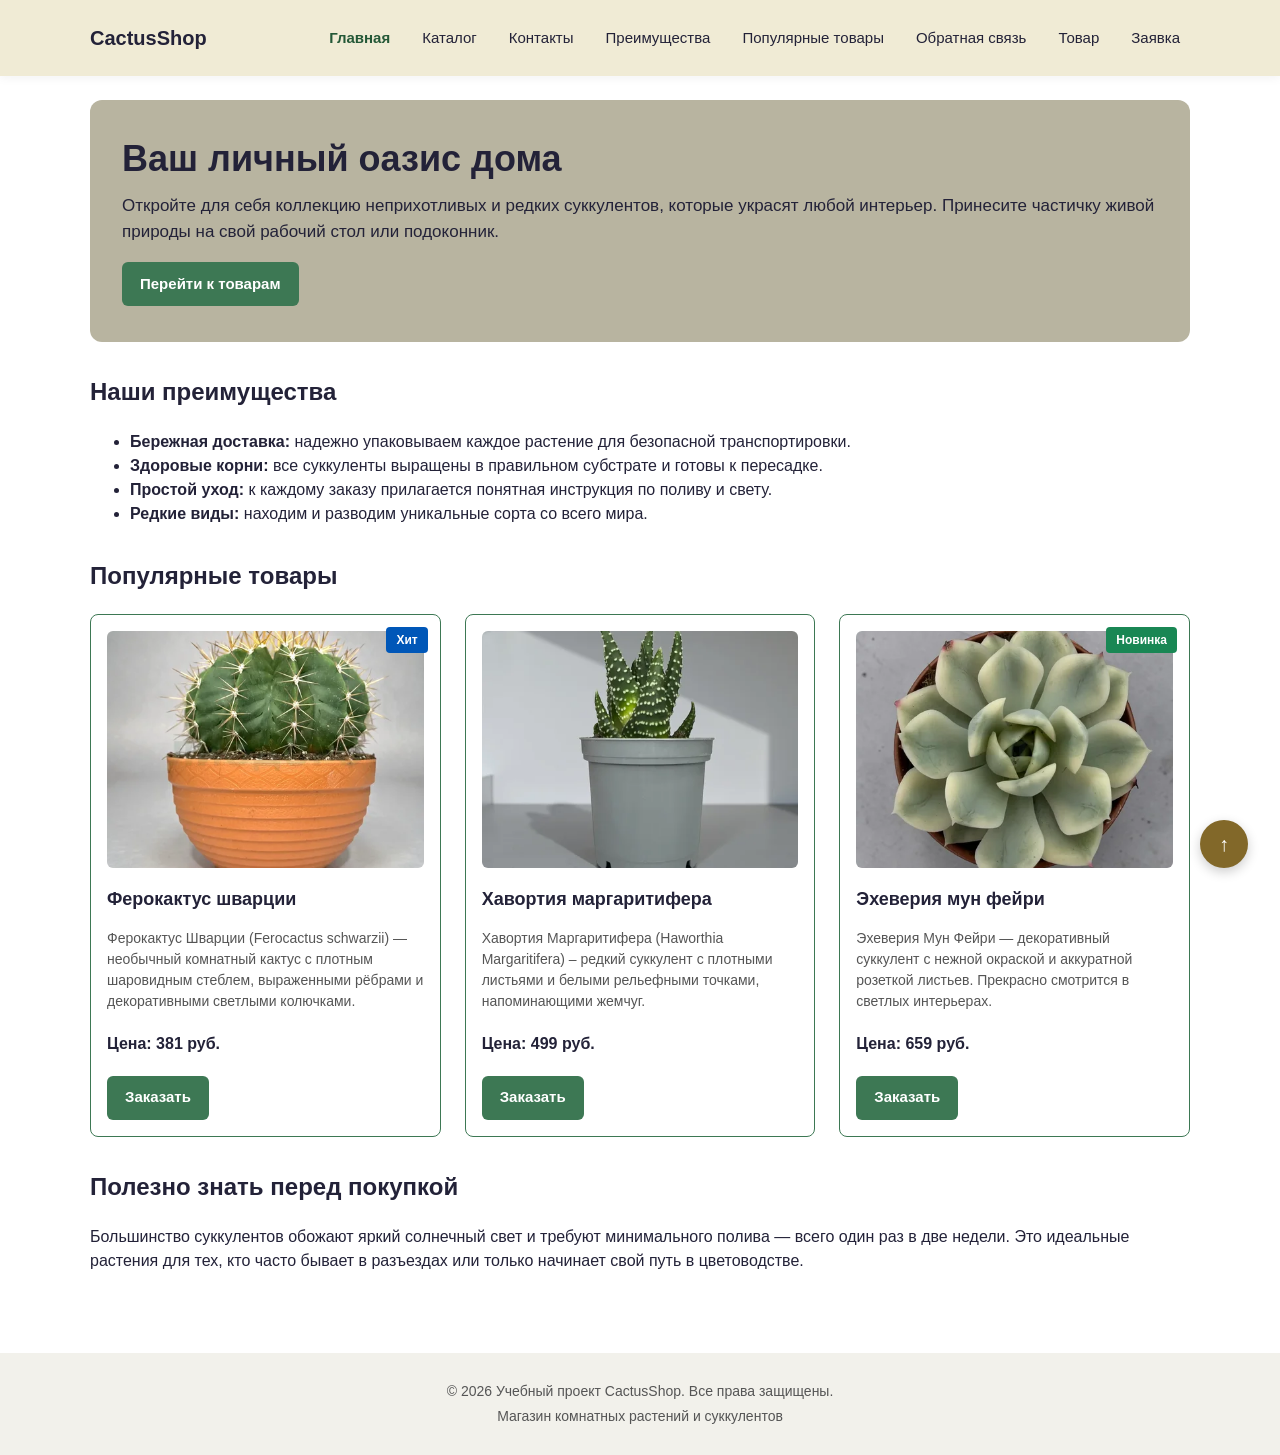
<file: index.html>
<!DOCTYPE html>
<html lang="ru">
<head>
  <meta charset="UTF-8">
  <meta name="viewport" content="width=device-width, initial-scale=1">
  <title>Главная — CactusShop (Учебный интернет-магазин)</title>
  <!-- Основные стили проекта из КР1 -->
  <link rel="stylesheet" href="css/style.css">
  <!-- Адаптивные стили и медиазапросы КР3 -->
  <link rel="stylesheet" href="css/responsive.css">
  <script src="js/main.js" defer></script>
</head>
<body>

<!-- Ссылка быстрой навигации к контенту для пользователей клавиатуры (A11y) -->
<a class="skip-link" href="#main">Перейти к основному содержимому</a>

<!-- Шапка сайта с доступной семантической навигацией -->
<header class="site-header">
  <div class="site-header__inner">
    <a class="site-header__logo" href="index.html">СactusShop</a>
    <nav class="site-nav" aria-label="Основная навигация">
      <ul class="site-nav__list">
        <li class="site-nav__item">
          <a class="site-nav__link site-nav__link--active" href="index.html" aria-current="page">Главная</a>
        </li>
        <li class="site-nav__item">
          <a class="site-nav__link" href="catalog.html">Каталог</a>
        </li>
        <li class="site-nav__item">
          <a class="site-nav__link" href="contacts.html">Контакты</a>
        </li>
        <li class="site-nav__item">
          <a class="site-nav__link" href="#advantages">Преимущества</a>
        </li>
        <li class="site-nav__item">
          <a class="site-nav__link" href="#popular">Популярные товары</a>
        </li>
        <li class="site-nav__item">
          <a class="site-nav__link" href="feedback.html">Обратная связь</a>
        </li>
        <li class="site-nav__item">
          <a class="site-nav__link" href="product.html">Товар</a>
        </li>
        <li class="site-nav__item">
          <a class="site-nav__link" href="order.html">Заявка</a>
        </li>
      </ul>
    </nav>
  </div>
</header>

<!-- Основное содержимое страницы -->
<main id="main">
  <!-- Hero-блок с адаптивной типографикой -->
  <section class="hero">
    <h1>Ваш личный оазис дома</h1>
    <p>Откройте для себя коллекцию неприхотливых и редких суккулентов, которые украсят любой интерьер. Принесите частичку живой природы на свой рабочий стол или подоконник.</p>
    <a class="button button--primary" href="#popular">Перейти к товарам</a>
  </section>

  <!-- Преимущества магазина -->
  <section class="section" id="advantages">
    <h2>Наши преимущества</h2>
    <ul class="advantages-list">
      <li><strong>Бережная доставка:</strong> надежно упаковываем каждое растение для безопасной транспортировки.</li>
      <li><strong>Здоровые корни:</strong> все суккуленты выращены в правильном субстрате и готовы к пересадке.</li>
      <li><strong>Простой уход:</strong> к каждому заказу прилагается понятная инструкция по поливу и свету.</li>
      <li><strong>Редкие виды:</strong> находим и разводим уникальные сорта со всего мира.</li>
    </ul>
  </section>

  <!-- Популярные товары с адаптивными изображениями -->
  <section class="section" id="popular">
    <h2>Популярные товары</h2>
    <div class="products-grid">
      <article class="product-card product-card--featured">
        <span class="product-card__badge product-card__badge--hit">Хит</span>
        <picture>
          <source type="image/webp"
                  srcset="images/ferocactus-480.webp 480w, images/ferocactus-640.webp 640w, images/ferocactus-960.webp 960w"
                  sizes="(max-width: 639px) calc(100vw - 64px), (max-width: 1023px) calc(50vw - 48px), 360px">
          <img class="product-card__image"
               src="images/ferocactus-640.jpg"
               srcset="images/ferocactus-480.jpg 480w, images/ferocactus-640.jpg 640w, images/ferocactus-960.jpg 960w"
               sizes="(max-width: 639px) calc(100vw - 64px), (max-width: 1023px) calc(50vw - 48px), 360px"
               alt="Ферокактус шварции в декоративном горшке"
               width="640" height="480" loading="lazy">
        </picture>
        <h3 class="product-card__title">Ферокактус шварции</h3>
        <p class="product-card__description">Ферокактус Шварции (Ferocactus schwarzii) — необычный комнатный кактус с плотным шаровидным стеблем, выраженными рёбрами и декоративными светлыми колючками.</p>
        <p class="product-card__price">Цена: 381 руб.</p>
        <button class="button button--primary product-card__button" type="button" data-product="Ферокактус шварции">Заказать</button>
      </article>

      <article class="product-card">
        <picture>
          <source type="image/webp"
                  srcset="images/haworthia-480.webp 480w, images/haworthia-640.webp 640w, images/haworthia-960.webp 960w"
                  sizes="(max-width: 639px) calc(100vw - 64px), (max-width: 1023px) calc(50vw - 48px), 360px">
          <img class="product-card__image"
               src="images/haworthia-640.jpg"
               srcset="images/haworthia-480.jpg 480w, images/haworthia-640.jpg 640w, images/haworthia-960.jpg 960w"
               sizes="(max-width: 639px) calc(100vw - 64px), (max-width: 1023px) calc(50vw - 48px), 360px"
               alt="Хавортия маргаритифера с белыми точками-жемчужинами"
               width="640" height="480" loading="lazy">
        </picture>
        <h3 class="product-card__title">Хавортия маргаритифера</h3>
        <p class="product-card__description">Хавортия Маргаритифера (Haworthia Margaritifera) – редкий суккулент с плотными листьями и белыми рельефными точками, напоминающими жемчуг.</p>
        <p class="product-card__price">Цена: 499 руб.</p>
        <button class="button button--primary product-card__button" type="button" data-product="Хавортия маргаритифера">Заказать</button>
      </article>

      <article class="product-card">
        <span class="product-card__badge product-card__badge--new">Новинка</span>
        <picture>
          <source type="image/webp"
                  srcset="images/echeveria-480.webp 480w, images/echeveria-640.webp 640w, images/echeveria-960.webp 960w"
                  sizes="(max-width: 639px) calc(100vw - 64px), (max-width: 1023px) calc(50vw - 48px), 360px">
          <img class="product-card__image"
               src="images/echeveria-640.jpg"
               srcset="images/echeveria-480.jpg 480w, images/echeveria-640.jpg 640w, images/echeveria-960.jpg 960w"
               sizes="(max-width: 639px) calc(100vw - 64px), (max-width: 1023px) calc(50vw - 48px), 360px"
               alt="Эхеверия мун фейри с аккуратной розеткой листьев"
               width="640" height="480" loading="lazy">
        </picture>
        <h3 class="product-card__title">Эхеверия мун фейри</h3>
        <p class="product-card__description">Эхеверия Мун Фейри — декоративный суккулент с нежной окраской и аккуратной розеткой листьев. Прекрасно смотрится в светлых интерьерах.</p>
        <p class="product-card__price">Цена: 659 руб.</p>
        <button class="button button--primary product-card__button" type="button" data-product="Эхеверия мун фейри">Заказать</button>
      </article>
    </div>
  </section>

  <!-- Информационный блок -->
  <aside class="aside-info section">
    <h2>Полезно знать перед покупкой</h2>
    <p>Большинство суккулентов обожают яркий солнечный свет и требуют минимального полива — всего один раз в две недели. Это идеальные растения для тех, кто часто бывает в разъездах или только начинает свой путь в цветоводстве.</p>
  </aside>
</main>

<!-- Подвал сайта -->
<footer>
  <p>&copy; 2026 Учебный проект CactusShop. Все права защищены.</p>
  <p>Магазин комнатных растений и суккулентов</p>
</footer>

<!-- Нативное модальное окно заявки (A11y Dialog) -->
<dialog class="order-dialog" id="order-dialog" aria-labelledby="order-dialog-title">
  <h2 class="order-dialog__title" id="order-dialog-title">Оформление заявки</h2>
  <form class="order-form" id="order-form" action="#" method="post" novalidate>
    <input id="selected-product" name="selected-product" type="hidden">

    <div class="order-form__field">
      <label class="order-form__label" for="order-name">Имя</label>
      <input class="order-form__input" id="order-name" name="name" type="text" placeholder="Введите ваше имя" minlength="2" required>
    </div>

    <div class="order-form__field">
      <label class="order-form__label" for="order-email">E-mail</label>
      <input class="order-form__input" id="order-email" name="email" type="email" placeholder="example@mail.ru" required>
    </div>

    <div class="order-form__field">
      <label class="order-form__label" for="order-phone">Телефон</label>
      <input class="order-form__input" id="order-phone" name="phone" type="tel" placeholder="+7 (900) 000-00-00" pattern="^\+7 \(\d{3}\) \d{3}-\d{2}-\d{2}$" required>
    </div>

    <div class="order-form__field">
      <label class="order-form__label" for="order-comment">Комментарий к заказу</label>
      <textarea class="order-form__textarea" id="order-comment" name="comment" rows="3" placeholder="Укажите адрес доставки или пожелания"></textarea>
    </div>

    <div class="order-form__field order-form__field--checkbox">
      <input id="order-agreement" name="agreement" type="checkbox" required>
      <label for="order-agreement">Я согласен на обработку персональных данных</label>
    </div>

    <div class="order-form__actions">
      <button class="button button--secondary" type="button" id="close-order-dialog" aria-label="Закрыть окно заявки">Закрыть</button>
      <button class="button button--primary" type="submit">Отправить заявку</button>
    </div>
  </form>
</dialog>

<!-- Доступное всплывающее уведомление об успешной отправке -->
<p class="success-message" id="success-message" role="alert" hidden>Форма успешно отправлена! Мы свяжемся с вами в ближайшее время.</p>

<!-- Плавающая кнопка возврата наверх с сенсорной зоной 44px -->
<a class="scroll-top-btn" href="#" aria-label="Вернуться наверх страницы">↑</a>

</body>
</html>
</file>
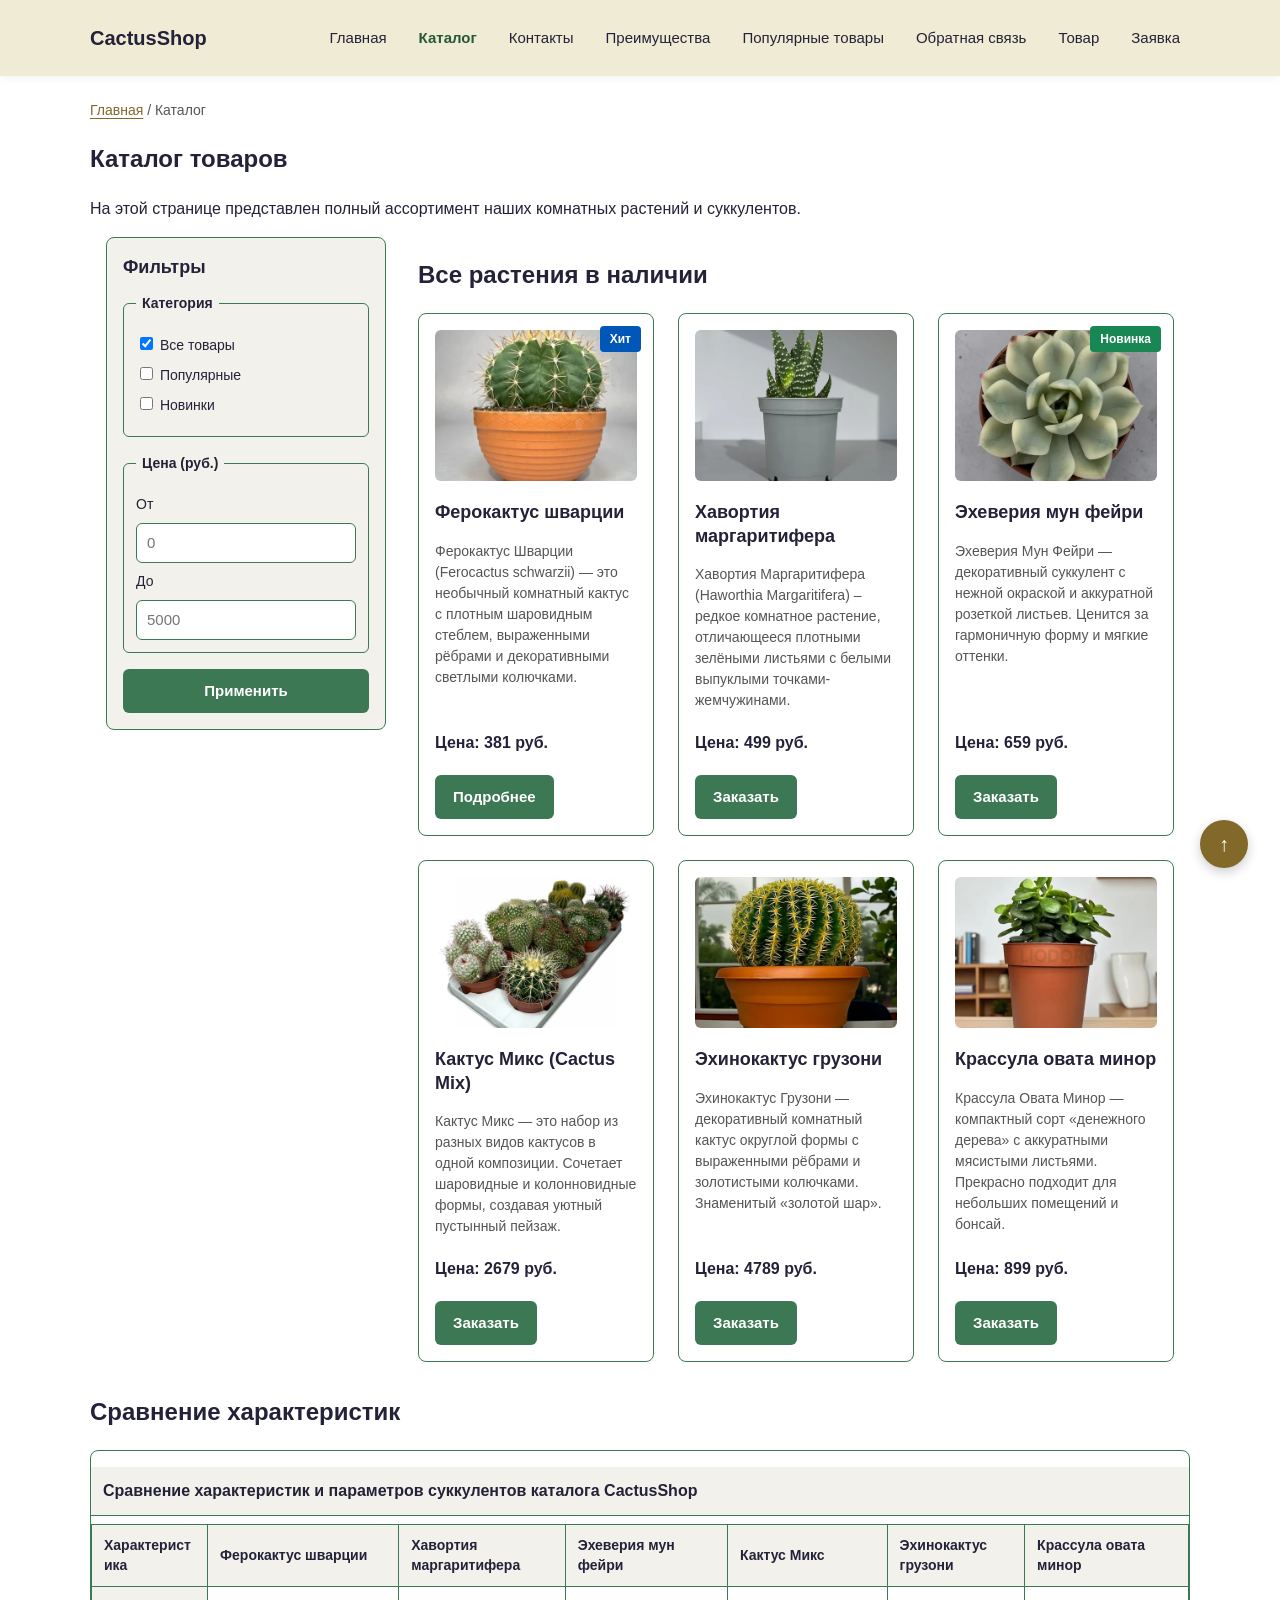
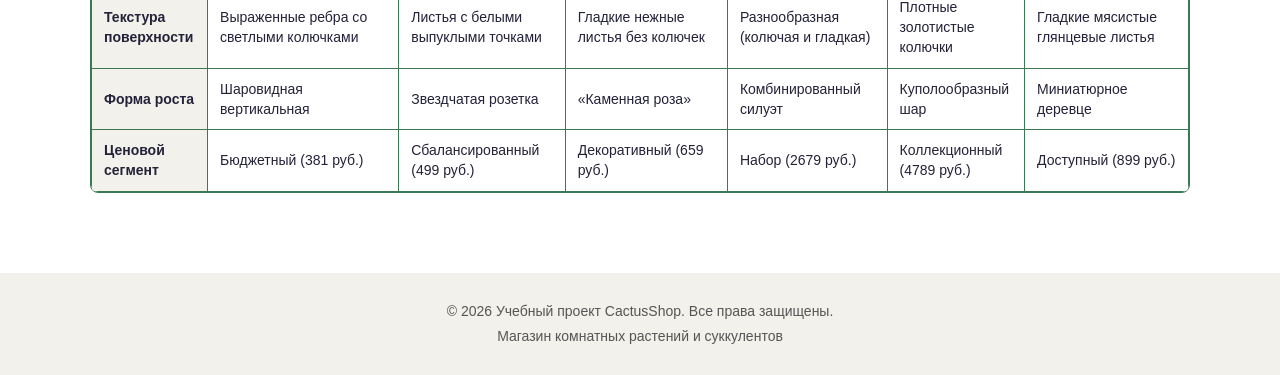
<file: catalog.html>
<!DOCTYPE html>
<html lang="ru">
<head>
  <meta charset="UTF-8">
  <meta name="viewport" content="width=device-width, initial-scale=1">
  <title>Каталог товаров — CactusShop (Учебный интернет-магазин)</title>
  <!-- Основные стили проекта из КР1 -->
  <link rel="stylesheet" href="css/style.css">
  <!-- Адаптивные стили и медиазапросы КР3 -->
  <link rel="stylesheet" href="css/responsive.css">
  <script src="js/main.js" defer></script>
</head>
<body>

<!-- Ссылка быстрой навигации к контенту для пользователей клавиатуры (A11y) -->
<a class="skip-link" href="#main">Перейти к основному содержимому</a>

<!-- Шапка сайта с доступной семантической навигацией -->
<header class="site-header">
  <div class="site-header__inner">
    <a class="site-header__logo" href="index.html">СactusShop</a>
    <nav class="site-nav" aria-label="Основная навигация">
      <ul class="site-nav__list">
        <li class="site-nav__item">
          <a class="site-nav__link" href="index.html">Главная</a>
        </li>
        <li class="site-nav__item">
          <a class="site-nav__link site-nav__link--active" href="catalog.html" aria-current="page">Каталог</a>
        </li>
        <li class="site-nav__item">
          <a class="site-nav__link" href="contacts.html">Контакты</a>
        </li>
        <li class="site-nav__item">
          <a class="site-nav__link" href="index.html#advantages">Преимущества</a>
        </li>
        <li class="site-nav__item">
          <a class="site-nav__link" href="index.html#popular">Популярные товары</a>
        </li>
        <li class="site-nav__item">
          <a class="site-nav__link" href="feedback.html">Обратная связь</a>
        </li>
        <li class="site-nav__item">
          <a class="site-nav__link" href="product.html">Товар</a>
        </li>
        <li class="site-nav__item">
          <a class="site-nav__link" href="order.html">Заявка</a>
        </li>
      </ul>
    </nav>
  </div>
</header>

<!-- Основное содержимое страницы -->
<main id="main">
  <!-- Хлебные крошки -->
  <nav class="breadcrumbs" aria-label="Хлебные крошки">
    <a class="breadcrumbs__link" href="index.html">Главная</a> /
    <span class="breadcrumbs__current">Каталог</span>
  </nav>

  <section class="section">
    <h1>Каталог товаров</h1>
    <p>На этой странице представлен полный ассортимент наших комнатных растений и суккулентов.</p>

    <div class="catalog-layout">
      <!-- Боковой фильтр товаров -->
      <aside class="catalog-filters" aria-label="Фильтры каталога">
        <h2 class="catalog-filters__title">Фильтры</h2>
        <form class="filters-form" action="#" method="get">
          <fieldset class="filters-form__fieldset">
            <legend class="filters-form__legend">Категория</legend>
            <label class="filters-form__label">
              <input type="checkbox" name="category" value="all" checked> Все товары
            </label>
            <label class="filters-form__label">
              <input type="checkbox" name="category" value="popular"> Популярные
            </label>
            <label class="filters-form__label">
              <input type="checkbox" name="category" value="new"> Новинки
            </label>
          </fieldset>

          <fieldset class="filters-form__fieldset">
            <legend class="filters-form__legend">Цена (руб.)</legend>
            <label class="filters-form__label" for="price-from">От</label>
            <input class="filters-form__input" id="price-from" name="price-from" type="number" min="0" placeholder="0">

            <label class="filters-form__label" for="price-to">До</label>
            <input class="filters-form__input" id="price-to" name="price-to" type="number" min="0" placeholder="5000">
          </fieldset>

          <button class="button button--primary filters-form__button" type="submit">Применить</button>
        </form>
      </aside>

      <!-- Список карточек товаров -->
      <section class="catalog-products" aria-label="Список товаров">
        <h2 class="catalog-products__title">Все растения в наличии</h2>

        <div class="products-grid">
          <!-- Товар 1 -->
          <article class="product-card">
            <span class="product-card__badge product-card__badge--hit">Хит</span>
            <picture>
              <source type="image/webp"
                      srcset="images/ferocactus-480.webp 480w, images/ferocactus-640.webp 640w, images/ferocactus-960.webp 960w"
                      sizes="(max-width: 639px) calc(100vw - 64px), (max-width: 1023px) calc(50vw - 48px), 260px">
              <img class="product-card__image"
                   src="images/ferocactus-640.jpg"
                   srcset="images/ferocactus-480.jpg 480w, images/ferocactus-640.jpg 640w, images/ferocactus-960.jpg 960w"
                   sizes="(max-width: 639px) calc(100vw - 64px), (max-width: 1023px) calc(50vw - 48px), 260px"
                   alt="Ферокактус шварции в горшке"
                   width="640" height="480" loading="lazy">
            </picture>
            <h3 class="product-card__title">Ферокактус шварции</h3>
            <p class="product-card__description">Ферокактус Шварции (Ferocactus schwarzii) — это необычный комнатный кактус с плотным шаровидным стеблем, выраженными рёбрами и декоративными светлыми колючками.</p>
            <p class="product-card__price">Цена: 381 руб.</p>
            <a class="button button--primary product-card__button" href="product.html">Подробнее</a>
          </article>

          <!-- Товар 2 -->
          <article class="product-card">
            <picture>
              <source type="image/webp"
                      srcset="images/haworthia-480.webp 480w, images/haworthia-640.webp 640w, images/haworthia-960.webp 960w"
                      sizes="(max-width: 639px) calc(100vw - 64px), (max-width: 1023px) calc(50vw - 48px), 260px">
              <img class="product-card__image"
                   src="images/haworthia-640.jpg"
                   srcset="images/haworthia-480.jpg 480w, images/haworthia-640.jpg 640w, images/haworthia-960.jpg 960w"
                   sizes="(max-width: 639px) calc(100vw - 64px), (max-width: 1023px) calc(50vw - 48px), 260px"
                   alt="Хавортия маргаритифера"
                   width="640" height="480" loading="lazy">
            </picture>
            <h3 class="product-card__title">Хавортия маргаритифера</h3>
            <p class="product-card__description">Хавортия Маргаритифера (Haworthia Margaritifera) – редкое комнатное растение, отличающееся плотными зелёными листьями с белыми выпуклыми точками-жемчужинами.</p>
            <p class="product-card__price">Цена: 499 руб.</p>
            <button class="button button--primary product-card__button" type="button" data-product="Хавортия маргаритифера">Заказать</button>
          </article>

          <!-- Товар 3 -->
          <article class="product-card">
            <span class="product-card__badge product-card__badge--new">Новинка</span>
            <picture>
              <source type="image/webp"
                      srcset="images/echeveria-480.webp 480w, images/echeveria-640.webp 640w, images/echeveria-960.webp 960w"
                      sizes="(max-width: 639px) calc(100vw - 64px), (max-width: 1023px) calc(50vw - 48px), 260px">
              <img class="product-card__image"
                   src="images/echeveria-640.jpg"
                   srcset="images/echeveria-480.jpg 480w, images/echeveria-640.jpg 640w, images/echeveria-960.jpg 960w"
                   sizes="(max-width: 639px) calc(100vw - 64px), (max-width: 1023px) calc(50vw - 48px), 260px"
                   alt="Эхеверия мун фейри"
                   width="640" height="480" loading="lazy">
            </picture>
            <h3 class="product-card__title">Эхеверия мун фейри</h3>
            <p class="product-card__description">Эхеверия Мун Фейри — декоративный суккулент с нежной окраской и аккуратной розеткой листьев. Ценится за гармоничную форму и мягкие оттенки.</p>
            <p class="product-card__price">Цена: 659 руб.</p>
            <button class="button button--primary product-card__button" type="button" data-product="Эхеверия мун фейри">Заказать</button>
          </article>

          <!-- Товар 4 -->
          <article class="product-card">
            <picture>
              <source type="image/webp"
                      srcset="images/kaktus-miks-480.webp 480w, images/kaktus-miks-640.webp 640w, images/kaktus-miks-960.webp 960w"
                      sizes="(max-width: 639px) calc(100vw - 64px), (max-width: 1023px) calc(50vw - 48px), 260px">
              <img class="product-card__image"
                   src="images/kaktus-miks-640.jpg"
                   srcset="images/kaktus-miks-480.jpg 480w, images/kaktus-miks-640.jpg 640w, images/kaktus-miks-960.jpg 960w"
                   sizes="(max-width: 639px) calc(100vw - 64px), (max-width: 1023px) calc(50vw - 48px), 260px"
                   alt="Кактус Микс в интерьерной композиции"
                   width="640" height="480" loading="lazy">
            </picture>
            <h3 class="product-card__title">Кактус Микс (Cactus Mix)</h3>
            <p class="product-card__description">Кактус Микс — это набор из разных видов кактусов в одной композиции. Сочетает шаровидные и колонновидные формы, создавая уютный пустынный пейзаж.</p>
            <p class="product-card__price">Цена: 2679 руб.</p>
            <button class="button button--primary product-card__button" type="button" data-product="Кактус Микс">Заказать</button>
          </article>

          <!-- Товар 5 -->
          <article class="product-card">
            <picture>
              <source type="image/webp"
                      srcset="images/ehinokaktus-gruzoni-480.webp 480w, images/ehinokaktus-gruzoni-640.webp 640w, images/ehinokaktus-gruzoni-960.webp 960w"
                      sizes="(max-width: 639px) calc(100vw - 64px), (max-width: 1023px) calc(50vw - 48px), 260px">
              <img class="product-card__image"
                   src="images/ehinokaktus-gruzoni-640.jpg"
                   srcset="images/ehinokaktus-gruzoni-480.jpg 480w, images/ehinokaktus-gruzoni-640.jpg 640w, images/ehinokaktus-gruzoni-960.jpg 960w"
                   sizes="(max-width: 639px) calc(100vw - 64px), (max-width: 1023px) calc(50vw - 48px), 260px"
                   alt="Эхинокактус грузони с золотистыми колючками"
                   width="640" height="480" loading="lazy">
            </picture>
            <h3 class="product-card__title">Эхинокактус грузони</h3>
            <p class="product-card__description">Эхинокактус Грузони — декоративный комнатный кактус округлой формы с выраженными рёбрами и золотистыми колючками. Знаменитый «золотой шар».</p>
            <p class="product-card__price">Цена: 4789 руб.</p>
            <button class="button button--primary product-card__button" type="button" data-product="Эхинокактус грузони">Заказать</button>
          </article>

          <!-- Товар 6 -->
          <article class="product-card">
            <picture>
              <source type="image/webp"
                      srcset="images/krassula-ovata-minor-480.webp 480w, images/krassula-ovata-minor-640.webp 640w, images/krassula-ovata-minor-960.webp 960w"
                      sizes="(max-width: 639px) calc(100vw - 64px), (max-width: 1023px) calc(50vw - 48px), 260px">
              <img class="product-card__image"
                   src="images/krassula-ovata-minor-640.jpg"
                   srcset="images/krassula-ovata-minor-480.jpg 480w, images/krassula-ovata-minor-640.jpg 640w, images/krassula-ovata-minor-960.jpg 960w"
                   sizes="(max-width: 639px) calc(100vw - 64px), (max-width: 1023px) calc(50vw - 48px), 260px"
                   alt="Крассула овата минор — денежное дерево"
                   width="640" height="480" loading="lazy">
            </picture>
            <h3 class="product-card__title">Крассула овата минор</h3>
            <p class="product-card__description">Крассула Овата Минор — компактный сорт «денежного дерева» с аккуратными мясистыми листьями. Прекрасно подходит для небольших помещений и бонсай.</p>
            <p class="product-card__price">Цена: 899 руб.</p>
            <button class="button button--primary product-card__button" type="button" data-product="Крассула овата минор">Заказать</button>
          </article>
        </div>
      </section>
    </div>
  </section>

  <!-- Сравнительная таблица в адаптивном контейнере -->
  <section class="section">
    <h2>Сравнение характеристик</h2>
    <div class="table-responsive">
      <table class="product-table">
        <caption>Сравнение характеристик и параметров суккулентов каталога CactusShop</caption>
        <thead>
          <tr>
            <th scope="col">Характеристика</th>
            <th scope="col">Ферокактус шварции</th>
            <th scope="col">Хавортия маргаритифера</th>
            <th scope="col">Эхеверия мун фейри</th>
            <th scope="col">Кактус Микс</th>
            <th scope="col">Эхинокактус грузони</th>
            <th scope="col">Крассула овата минор</th>
          </tr>
        </thead>
        <tbody>
          <tr>
            <th scope="row">Текстура поверхности</th>
            <td>Выраженные ребра со светлыми колючками</td>
            <td>Листья с белыми выпуклыми точками</td>
            <td>Гладкие нежные листья без колючек</td>
            <td>Разнообразная (колючая и гладкая)</td>
            <td>Плотные золотистые колючки</td>
            <td>Гладкие мясистые глянцевые листья</td>
          </tr>
          <tr>
            <th scope="row">Форма роста</th>
            <td>Шаровидная вертикальная</td>
            <td>Звездчатая розетка</td>
            <td>«Каменная роза»</td>
            <td>Комбинированный силуэт</td>
            <td>Куполообразный шар</td>
            <td>Миниатюрное деревце</td>
          </tr>
          <tr>
            <th scope="row">Ценовой сегмент</th>
            <td>Бюджетный (381 руб.)</td>
            <td>Сбалансированный (499 руб.)</td>
            <td>Декоративный (659 руб.)</td>
            <td>Набор (2679 руб.)</td>
            <td>Коллекционный (4789 руб.)</td>
            <td>Доступный (899 руб.)</td>
          </tr>
        </tbody>
      </table>
    </div>
  </section>
</main>

<!-- Подвал сайта -->
<footer>
  <p>&copy; 2026 Учебный проект CactusShop. Все права защищены.</p>
  <p>Магазин комнатных растений и суккулентов</p>
</footer>

<!-- Нативное модальное окно заявки (A11y Dialog) -->
<dialog class="order-dialog" id="order-dialog" aria-labelledby="order-dialog-title">
  <h2 class="order-dialog__title" id="order-dialog-title">Оформление заявки</h2>
  <form class="order-form" id="order-form" action="#" method="post" novalidate>
    <input id="selected-product" name="selected-product" type="hidden">

    <div class="order-form__field">
      <label class="order-form__label" for="order-name">Имя</label>
      <input class="order-form__input" id="order-name" name="name" type="text" placeholder="Введите ваше имя" minlength="2" required>
    </div>

    <div class="order-form__field">
      <label class="order-form__label" for="order-email">E-mail</label>
      <input class="order-form__input" id="order-email" name="email" type="email" placeholder="example@mail.ru" required>
    </div>

    <div class="order-form__field">
      <label class="order-form__label" for="order-phone">Телефон</label>
      <input class="order-form__input" id="order-phone" name="phone" type="tel" placeholder="+7 (900) 000-00-00" pattern="^\+7 \(\d{3}\) \d{3}-\d{2}-\d{2}$" required>
    </div>

    <div class="order-form__field">
      <label class="order-form__label" for="order-comment">Комментарий к заказу</label>
      <textarea class="order-form__textarea" id="order-comment" name="comment" rows="3" placeholder="Укажите адрес доставки или пожелания"></textarea>
    </div>

    <div class="order-form__field order-form__field--checkbox">
      <input id="order-agreement" name="agreement" type="checkbox" required>
      <label for="order-agreement">Я согласен на обработку персональных данных</label>
    </div>

    <div class="order-form__actions">
      <button class="button button--secondary" type="button" id="close-order-dialog" aria-label="Закрыть окно заявки">Закрыть</button>
      <button class="button button--primary" type="submit">Отправить заявку</button>
    </div>
  </form>
</dialog>

<!-- Доступное всплывающее уведомление об успешной отправке -->
<p class="success-message" id="success-message" role="alert" hidden>Форма успешно отправлена! Мы свяжемся с вами в ближайшее время.</p>

<!-- Плавающая кнопка возврата наверх с сенсорной зоной 44px -->
<a class="scroll-top-btn" href="#" aria-label="Вернуться наверх страницы">↑</a>

</body>
</html>
</file>
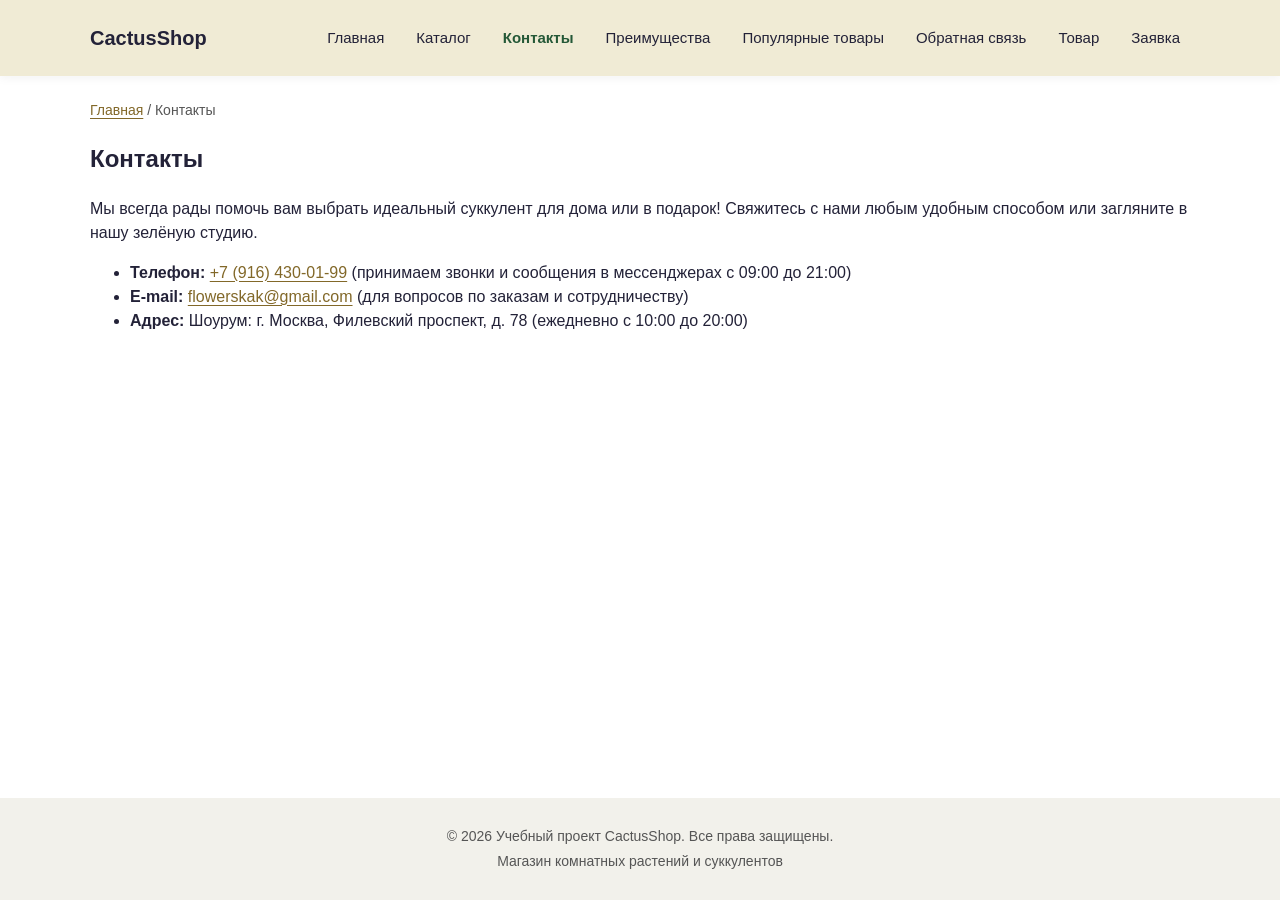
<file: contacts.html>
<!DOCTYPE html>
<html lang="ru">
<head>
  <meta charset="UTF-8">
  <meta name="viewport" content="width=device-width, initial-scale=1">
  <title>Контакты — CactusShop (Учебный интернет-магазин)</title>
  <!-- Основные стили проекта из КР1 -->
  <link rel="stylesheet" href="css/style.css">
  <!-- Адаптивные стили и медиазапросы КР3 -->
  <link rel="stylesheet" href="css/responsive.css">
  <script src="js/main.js" defer></script>
</head>
<body>

<!-- Ссылка быстрой навигации к контенту для пользователей клавиатуры (A11y) -->
<a class="skip-link" href="#main">Перейти к основному содержимому</a>

<!-- Шапка сайта с доступной семантической навигацией -->
<header class="site-header">
  <div class="site-header__inner">
    <a class="site-header__logo" href="index.html">СactusShop</a>
    <nav class="site-nav" aria-label="Основная навигация">
      <ul class="site-nav__list">
        <li class="site-nav__item">
          <a class="site-nav__link" href="index.html">Главная</a>
        </li>
        <li class="site-nav__item">
          <a class="site-nav__link" href="catalog.html">Каталог</a>
        </li>
        <li class="site-nav__item">
          <a class="site-nav__link site-nav__link--active" href="contacts.html" aria-current="page">Контакты</a>
        </li>
        <li class="site-nav__item">
          <a class="site-nav__link" href="index.html#advantages">Преимущества</a>
        </li>
        <li class="site-nav__item">
          <a class="site-nav__link" href="index.html#popular">Популярные товары</a>
        </li>
        <li class="site-nav__item">
          <a class="site-nav__link" href="feedback.html">Обратная связь</a>
        </li>
        <li class="site-nav__item">
          <a class="site-nav__link" href="product.html">Товар</a>
        </li>
        <li class="site-nav__item">
          <a class="site-nav__link" href="order.html">Заявка</a>
        </li>
      </ul>
    </nav>
  </div>
</header>

<!-- Основное содержимое страницы -->
<main id="main">
  <!-- Хлебные крошки -->
  <nav class="breadcrumbs" aria-label="Хлебные крошки">
    <a class="breadcrumbs__link" href="index.html">Главная</a> /
    <span class="breadcrumbs__current">Контакты</span>
  </nav>

  <section class="section">
    <h1>Контакты</h1>
    <p>Мы всегда рады помочь вам выбрать идеальный суккулент для дома или в подарок! Свяжитесь с нами любым удобным способом или загляните в нашу зелёную студию.</p>
    <ul>
      <li><strong>Телефон:</strong> <a href="tel:+79164300199">+7 (916) 430-01-99</a> (принимаем звонки и сообщения в мессенджерах с 09:00 до 21:00)</li>
      <li><strong>E-mail:</strong> <a href="mailto:flowerskak@gmail.com">flowerskak@gmail.com</a> (для вопросов по заказам и сотрудничеству)</li>
      <li><strong>Адрес:</strong> Шоурум: г. Москва, Филевский проспект, д. 78 (ежедневно с 10:00 до 20:00)</li>
    </ul>
  </section>
</main>

<!-- Подвал сайта -->
<footer>
  <p>&copy; 2026 Учебный проект CactusShop. Все права защищены.</p>
  <p>Магазин комнатных растений и суккулентов</p>
</footer>

</body>
</html>
</file>
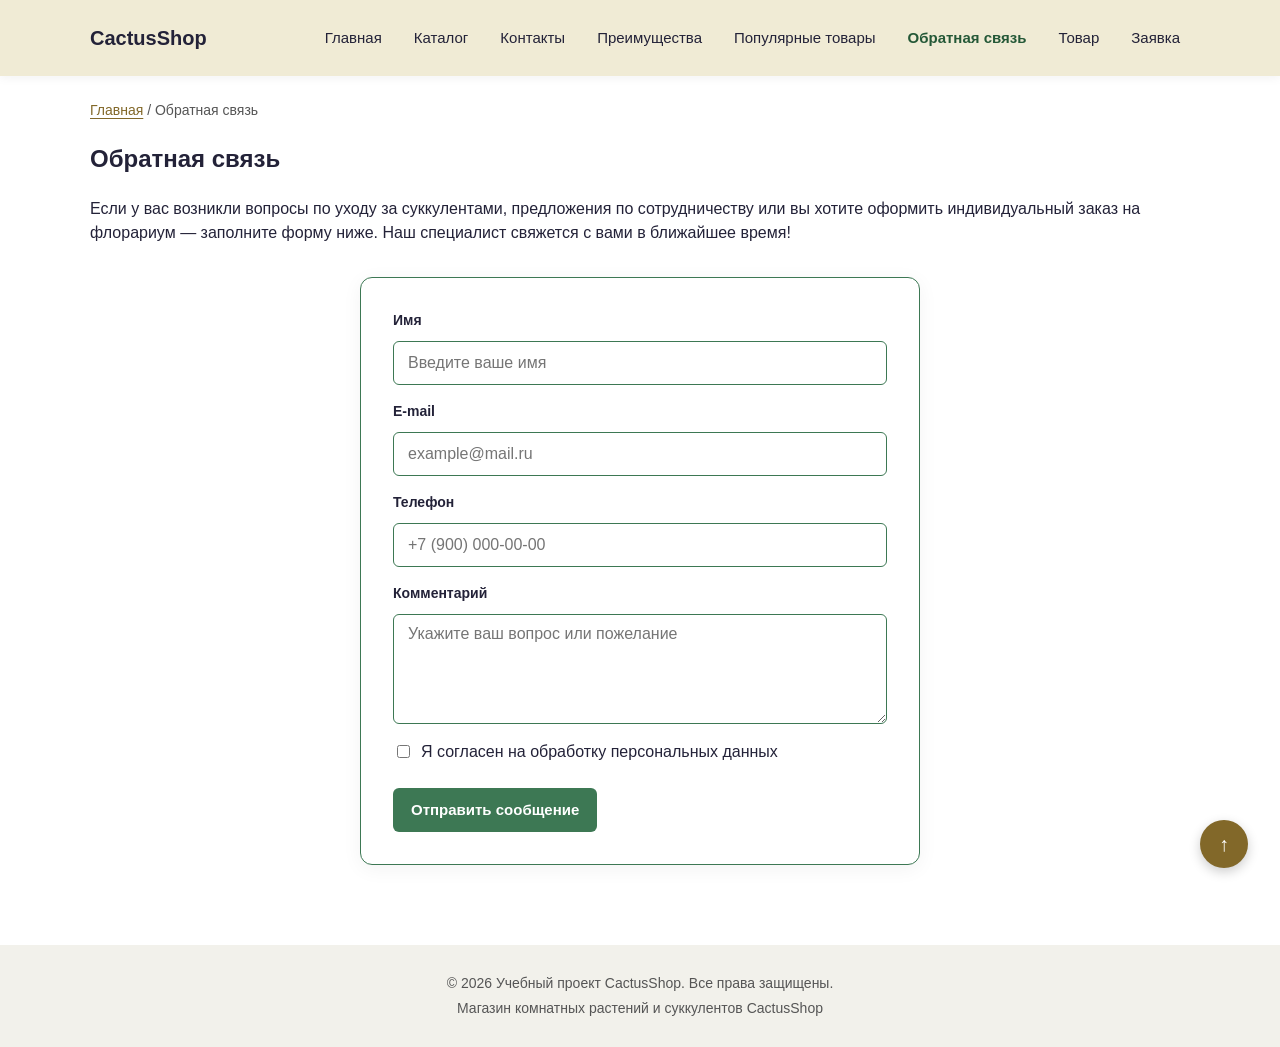
<file: feedback.html>
<!DOCTYPE html>
<html lang="ru">
<head>
  <meta charset="UTF-8">
  <meta name="viewport" content="width=device-width, initial-scale=1">
  <title>Обратная связь — CactusShop (Учебный интернет-магазин)</title>
  <!-- Основные стили проекта из КР1 -->
  <link rel="stylesheet" href="css/style.css">
  <!-- Адаптивные стили и медиазапросы КР3 -->
  <link rel="stylesheet" href="css/responsive.css">
  <script src="js/main.js" defer></script>
</head>
<body>

<!-- Ссылка быстрой навигации к контенту для пользователей клавиатуры (A11y) -->
<a class="skip-link" href="#main">Перейти к основному содержимому</a>

<!-- Шапка сайта с доступной семантической навигацией -->
<header class="site-header">
  <div class="site-header__inner">
    <a class="site-header__logo" href="index.html">СactusShop</a>
    <nav class="site-nav" aria-label="Основная навигация">
      <ul class="site-nav__list">
        <li class="site-nav__item">
          <a class="site-nav__link" href="index.html">Главная</a>
        </li>
        <li class="site-nav__item">
          <a class="site-nav__link" href="catalog.html">Каталог</a>
        </li>
        <li class="site-nav__item">
          <a class="site-nav__link" href="contacts.html">Контакты</a>
        </li>
        <li class="site-nav__item">
          <a class="site-nav__link" href="index.html#advantages">Преимущества</a>
        </li>
        <li class="site-nav__item">
          <a class="site-nav__link" href="index.html#popular">Популярные товары</a>
        </li>
        <li class="site-nav__item">
          <a class="site-nav__link site-nav__link--active" href="feedback.html" aria-current="page">Обратная связь</a>
        </li>
        <li class="site-nav__item">
          <a class="site-nav__link" href="product.html">Товар</a>
        </li>
        <li class="site-nav__item">
          <a class="site-nav__link" href="order.html">Заявка</a>
        </li>
      </ul>
    </nav>
  </div>
</header>

<!-- Основное содержимое страницы -->
<main id="main">
  <!-- Хлебные крошки -->
  <nav class="breadcrumbs" aria-label="Хлебные крошки">
    <a class="breadcrumbs__link" href="index.html">Главная</a> /
    <span class="breadcrumbs__current">Обратная связь</span>
  </nav>

  <section class="section">
    <h1>Обратная связь</h1>
    <p>Если у вас возникли вопросы по уходу за суккулентами, предложения по сотрудничеству или вы хотите оформить индивидуальный заказ на флорариум — заполните форму ниже. Наш специалист свяжется с вами в ближайшее время!</p>

    <!-- Контейнер для центрирования формы -->
    <div class="feedback-container">
      <form class="order-form" id="page-feedback-form" novalidate>
        <div class="order-form__field">
          <label class="order-form__label" for="feedback-name">Имя</label>
          <input class="order-form__input" id="feedback-name" name="name" type="text" placeholder="Введите ваше имя" minlength="2" required>
        </div>

        <div class="order-form__field">
          <label class="order-form__label" for="feedback-email">E-mail</label>
          <input class="order-form__input" id="feedback-email" name="email" type="email" placeholder="example@mail.ru" required>
        </div>

        <div class="order-form__field">
          <label class="order-form__label" for="feedback-phone">Телефон</label>
          <input class="order-form__input" id="feedback-phone" name="phone" type="tel" placeholder="+7 (900) 000-00-00" pattern="^\+7 \(\d{3}\) \d{3}-\d{2}-\d{2}$" required>
        </div>

        <div class="order-form__field">
          <label class="order-form__label" for="feedback-comment">Комментарий</label>
          <textarea class="order-form__textarea" id="feedback-comment" name="comment" rows="4" placeholder="Укажите ваш вопрос или пожелание"></textarea>
        </div>

        <div class="order-form__field order-form__field--checkbox">
          <input id="feedback-agreement" name="agreement" type="checkbox" required>
          <label for="feedback-agreement">Я согласен на обработку персональных данных</label>
        </div>

        <div class="order-form__actions">
          <button class="button button--primary" type="submit">Отправить сообщение</button>
        </div>
      </form>

      <!-- Уведомление об успешной отправке -->
      <p class="success-message" id="feedback-success-message" role="alert" hidden>Ваше сообщение успешно отправлено! Мы свяжемся с вами в ближайшее время.</p>
    </div>
  </section>
</main>

<!-- Подвал сайта -->
<footer>
  <p>&copy; 2026 Учебный проект CactusShop. Все права защищены.</p>
  <p>Магазин комнатных растений и суккулентов CactusShop</p>
</footer>

<!-- Плавающая кнопка возврата наверх с сенсорной зоной 44px -->
<a class="scroll-top-btn" href="#" aria-label="Вернуться наверх страницы">↑</a>

</body>
</html>
</file>
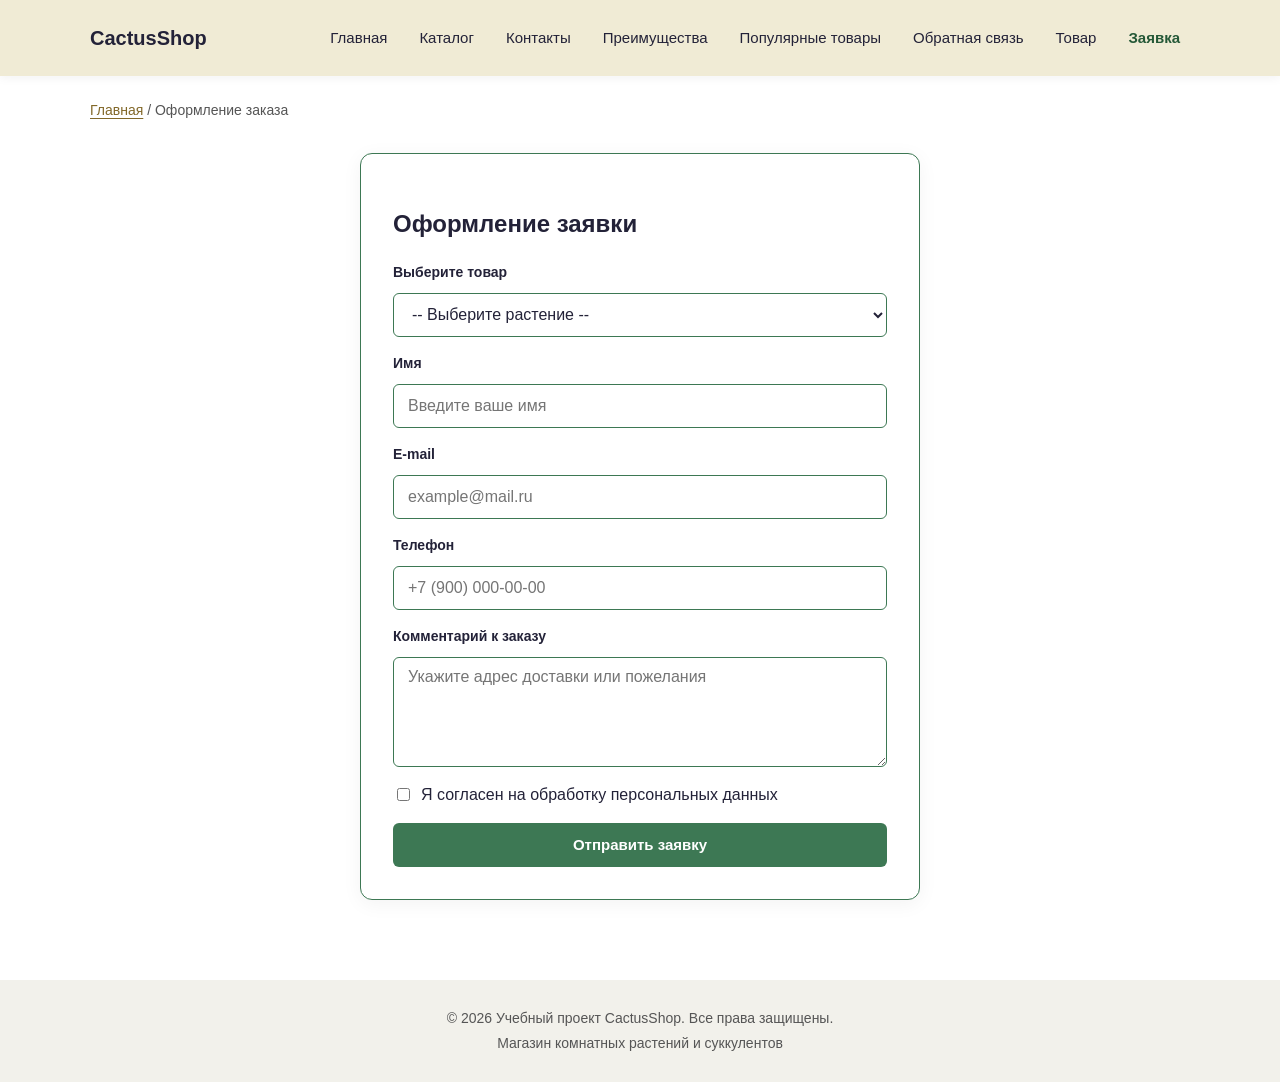
<file: order.html>
<!DOCTYPE html>
<html lang="ru">
<head>
  <meta charset="UTF-8">
  <meta name="viewport" content="width=device-width, initial-scale=1">
  <title>Оформление заказа — CactusShop (Учебный интернет-магазин)</title>
  <!-- Основные стили проекта из КР1 -->
  <link rel="stylesheet" href="css/style.css">
  <!-- Адаптивные стили и медиазапросы КР3 -->
  <link rel="stylesheet" href="css/responsive.css">
  <script src="js/main.js" defer></script>
</head>
<body>

<!-- Ссылка быстрой навигации к контенту для пользователей клавиатуры (A11y) -->
<a class="skip-link" href="#main">Перейти к основному содержимому</a>

<!-- Шапка сайта с доступной семантической навигацией -->
<header class="site-header">
  <div class="site-header__inner">
    <a class="site-header__logo" href="index.html">СactusShop</a>
    <nav class="site-nav" aria-label="Основная навигация">
      <ul class="site-nav__list">
        <li class="site-nav__item">
          <a class="site-nav__link" href="index.html">Главная</a>
        </li>
        <li class="site-nav__item">
          <a class="site-nav__link" href="catalog.html">Каталог</a>
        </li>
        <li class="site-nav__item">
          <a class="site-nav__link" href="contacts.html">Контакты</a>
        </li>
        <li class="site-nav__item">
          <a class="site-nav__link" href="index.html#advantages">Преимущества</a>
        </li>
        <li class="site-nav__item">
          <a class="site-nav__link" href="index.html#popular">Популярные товары</a>
        </li>
        <li class="site-nav__item">
          <a class="site-nav__link" href="feedback.html">Обратная связь</a>
        </li>
        <li class="site-nav__item">
          <a class="site-nav__link" href="product.html">Товар</a>
        </li>
        <li class="site-nav__item">
          <a class="site-nav__link site-nav__link--active" href="order.html" aria-current="page">Заявка</a>
        </li>
      </ul>
    </nav>
  </div>
</header>

<!-- Основное содержимое страницы -->
<main id="main">
  <!-- Хлебные крошки -->
  <nav class="breadcrumbs" aria-label="Хлебные крошки">
    <a class="breadcrumbs__link" href="index.html">Главная</a> /
    <span class="breadcrumbs__current">Оформление заказа</span>
  </nav>

  <!-- Форма оформления заявки -->
  <section class="feedback-container">
    <h1>Оформление заявки</h1>

    <form class="order-form" id="page-order-form" action="#" method="post" novalidate>
      <div class="order-form__field">
        <label class="order-form__label" for="page-order-product">Выберите товар</label>
        <select class="order-form__select" id="page-order-product" name="selected-product" required>
          <option value="" disabled selected>-- Выберите растение --</option>
          <option value="Ферокактус шварции">Ферокактус шварции (381 руб.)</option>
          <option value="Хавортия маргаритифера">Хавортия маргаритифера (499 руб.)</option>
          <option value="Эхеверия мун фейри">Эхеверия мун фейри (659 руб.)</option>
          <option value="Кактус Микс">Кактус Микс (2679 руб.)</option>
          <option value="Эхинокактус грузони">Эхинокактус грузони (4789 руб.)</option>
          <option value="Крассула овата минор">Крассула овата минор (899 руб.)</option>
        </select>
      </div>

      <div class="order-form__field">
        <label class="order-form__label" for="page-order-name">Имя</label>
        <input class="order-form__input" id="page-order-name" name="name" type="text" placeholder="Введите ваше имя" minlength="2" required>
      </div>

      <div class="order-form__field">
        <label class="order-form__label" for="page-order-email">E-mail</label>
        <input class="order-form__input" id="page-order-email" name="email" type="email" placeholder="example@mail.ru" required>
      </div>

      <div class="order-form__field">
        <label class="order-form__label" for="page-order-phone">Телефон</label>
        <input class="order-form__input" id="page-order-phone" name="phone" type="tel" placeholder="+7 (900) 000-00-00" pattern="^\+7 \(\d{3}\) \d{3}-\d{2}-\d{2}$" required>
      </div>

      <div class="order-form__field">
        <label class="order-form__label" for="page-order-comment">Комментарий к заказу</label>
        <textarea class="order-form__textarea" id="page-order-comment" name="comment" rows="4" placeholder="Укажите адрес доставки или пожелания"></textarea>
      </div>

      <div class="order-form__field order-form__field--checkbox">
        <input id="page-order-agreement" name="agreement" type="checkbox" required>
        <label for="page-order-agreement">Я согласен на обработку персональных данных</label>
      </div>

      <button class="button button--primary" type="submit" style="width: 100%;">Отправить заявку</button>
    </form>

    <!-- Сообщение об успешной отправке -->
    <p class="success-message" id="order-page-success-message" role="alert" hidden>Форма успешно отправлена! Мы свяжемся с вами в ближайшее время.</p>
  </section>
</main>

<!-- Подвал сайта -->
<footer>
  <p>&copy; 2026 Учебный проект CactusShop. Все права защищены.</p>
  <p>Магазин комнатных растений и суккулентов</p>
</footer>

</body>
</html>
</file>
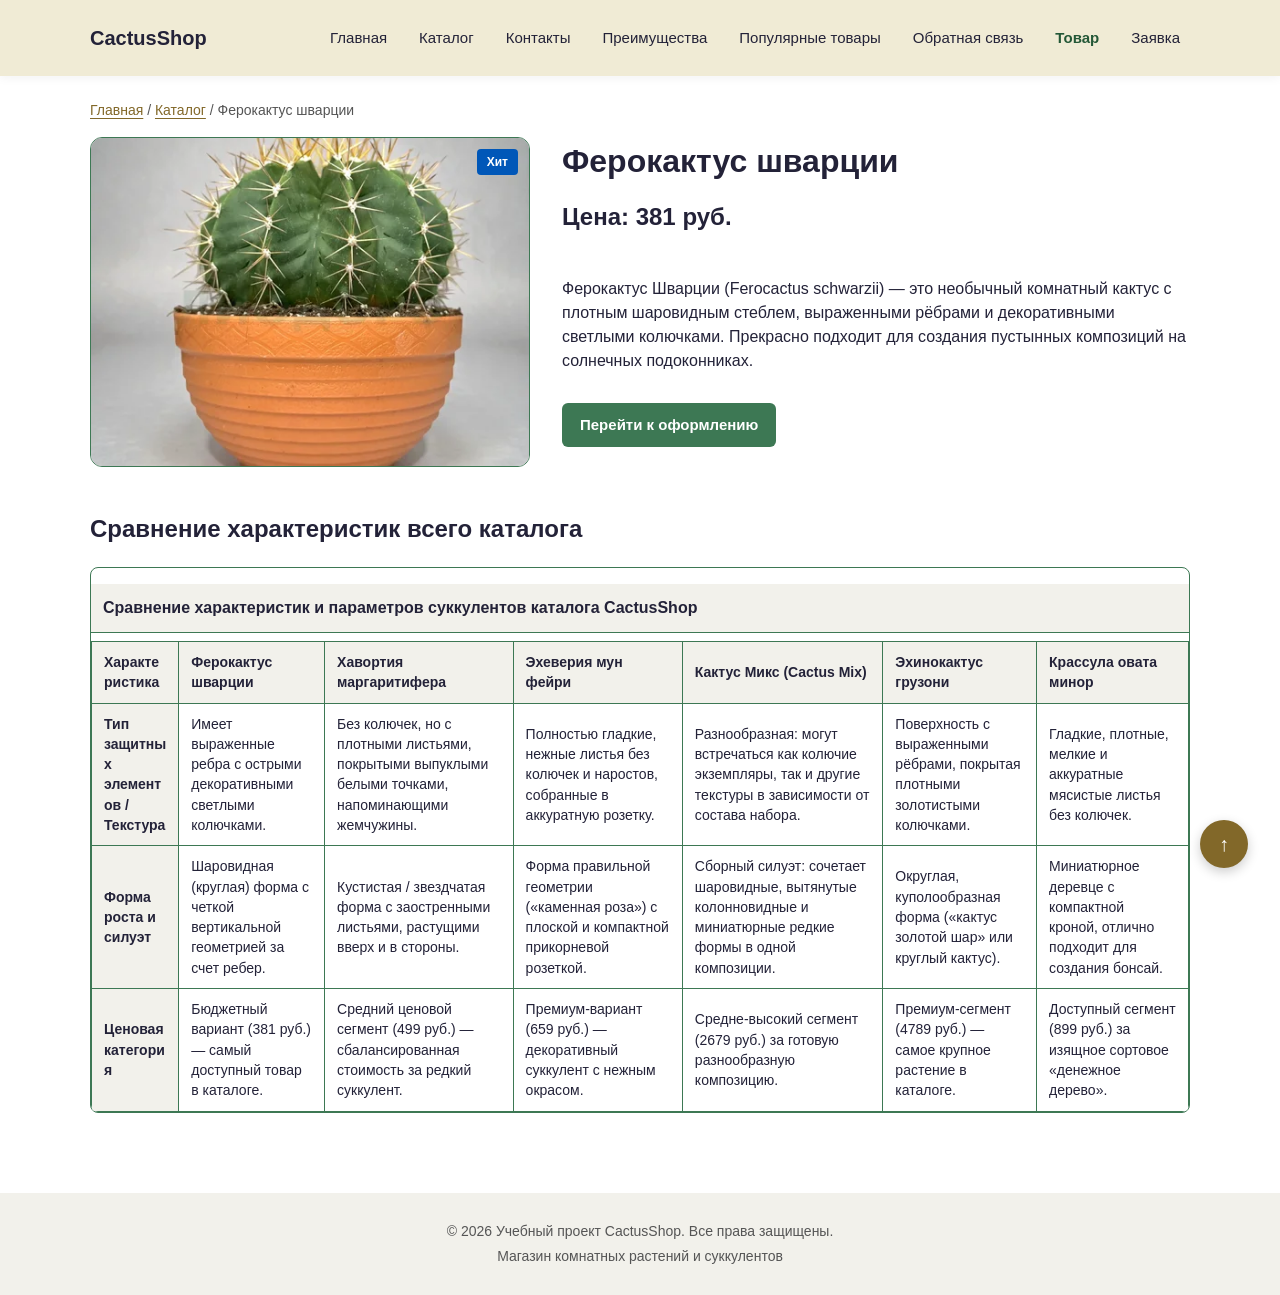
<file: product.html>
<!DOCTYPE html>
<html lang="ru">
<head>
  <meta charset="UTF-8">
  <meta name="viewport" content="width=device-width, initial-scale=1">
  <title>Ферокактус шварции — CactusShop (Учебный интернет-магазин)</title>
  <!-- Основные стили проекта из КР1 -->
  <link rel="stylesheet" href="css/style.css">
  <!-- Адаптивные стили и медиазапросы КР3 -->
  <link rel="stylesheet" href="css/responsive.css">
  <script src="js/main.js" defer></script>
</head>
<body>

<!-- Ссылка быстрой навигации к контенту для пользователей клавиатуры (A11y) -->
<a class="skip-link" href="#main">Перейти к основному содержимому</a>

<!-- Шапка сайта с доступной семантической навигацией -->
<header class="site-header">
  <div class="site-header__inner">
    <a class="site-header__logo" href="index.html">СactusShop</a>
    <nav class="site-nav" aria-label="Основная навигация">
      <ul class="site-nav__list">
        <li class="site-nav__item">
          <a class="site-nav__link" href="index.html">Главная</a>
        </li>
        <li class="site-nav__item">
          <a class="site-nav__link" href="catalog.html">Каталог</a>
        </li>
        <li class="site-nav__item">
          <a class="site-nav__link" href="contacts.html">Контакты</a>
        </li>
        <li class="site-nav__item">
          <a class="site-nav__link" href="index.html#advantages">Преимущества</a>
        </li>
        <li class="site-nav__item">
          <a class="site-nav__link" href="index.html#popular">Популярные товары</a>
        </li>
        <li class="site-nav__item">
          <a class="site-nav__link" href="feedback.html">Обратная связь</a>
        </li>
        <li class="site-nav__item">
          <a class="site-nav__link site-nav__link--active" href="product.html" aria-current="page">Товар</a>
        </li>
        <li class="site-nav__item">
          <a class="site-nav__link" href="order.html">Заявка</a>
        </li>
      </ul>
    </nav>
  </div>
</header>

<!-- Основное содержимое страницы -->
<main id="main">
  <!-- Хлебные крошки -->
  <nav class="breadcrumbs" aria-label="Хлебные крошки">
    <a class="breadcrumbs__link" href="index.html">Главная</a> /
    <a class="breadcrumbs__link" href="catalog.html">Каталог</a> /
    <span class="breadcrumbs__current">Ферокактус шварции</span>
  </nav>

  <section class="section">
    <!-- Адаптивная карточка отдельного товара -->
    <div class="product-page-layout">
      <div class="product-page-image">
        <span class="product-card__badge product-card__badge--hit">Хит</span>
        <picture>
          <source type="image/webp"
                  srcset="images/ferocactus-480.webp 480w, images/ferocactus-640.webp 640w, images/ferocactus-960.webp 960w"
                  sizes="(max-width: 767px) calc(100vw - 32px), 440px">
          <img class="product-card__image"
               src="images/ferocactus-640.jpg"
               srcset="images/ferocactus-480.jpg 480w, images/ferocactus-640.jpg 640w, images/ferocactus-960.jpg 960w"
               sizes="(max-width: 767px) calc(100vw - 32px), 440px"
               alt="Ферокактус шварции крупным планом"
               width="640" height="480">
        </picture>
      </div>

      <div class="product-page-info">
        <h1>Ферокактус шварции</h1>
        <p class="product-card__price" style="font-size: 24px;">Цена: 381 руб.</p>
        <p>Ферокактус Шварции (Ferocactus schwarzii) — это необычный комнатный кактус с плотным шаровидным стеблем, выраженными рёбрами и декоративными светлыми колючками. Прекрасно подходит для создания пустынных композиций на солнечных подоконниках.</p>
        <a class="button button--primary" href="order.html" style="align-self: flex-start;">Перейти к оформлению</a>
      </div>
    </div>

    <!-- Адаптивная таблица характеристик всего каталога -->
    <h2>Сравнение характеристик всего каталога</h2>
    <div class="table-responsive">
      <table class="product-table">
        <caption>Сравнение характеристик и параметров суккулентов каталога CactusShop</caption>
        <thead>
          <tr>
            <th scope="col">Характеристика</th>
            <th scope="col">Ферокактус шварции</th>
            <th scope="col">Хавортия маргаритифера</th>
            <th scope="col">Эхеверия мун фейри</th>
            <th scope="col">Кактус Микс (Cactus Mix)</th>
            <th scope="col">Эхинокактус грузони</th>
            <th scope="col">Крассула овата минор</th>
          </tr>
        </thead>
        <tbody>
          <tr>
            <th scope="row">Тип защитных элементов / Текстура</th>
            <td>Имеет выраженные ребра с острыми декоративными светлыми колючками.</td>
            <td>Без колючек, но с плотными листьями, покрытыми выпуклыми белыми точками, напоминающими жемчужины.</td>
            <td>Полностью гладкие, нежные листья без колючек и наростов, собранные в аккуратную розетку.</td>
            <td>Разнообразная: могут встречаться как колючие экземпляры, так и другие текстуры в зависимости от состава набора.</td>
            <td>Поверхность с выраженными рёбрами, покрытая плотными золотистыми колючками.</td>
            <td>Гладкие, плотные, мелкие и аккуратные мясистые листья без колючек.</td>
          </tr>
          <tr>
            <th scope="row">Форма роста и силуэт</th>
            <td>Шаровидная (круглая) форма с четкой вертикальной геометрией за счет ребер.</td>
            <td>Кустистая / звездчатая форма с заостренными листьями, растущими вверх и в стороны.</td>
            <td>Форма правильной геометрии («каменная роза») с плоской и компактной прикорневой розеткой.</td>
            <td>Сборный силуэт: сочетает шаровидные, вытянутые колонновидные и миниатюрные редкие формы в одной композиции.</td>
            <td>Округлая, куполообразная форма («кактус золотой шар» или круглый кактус).</td>
            <td>Миниатюрное деревце с компактной кроной, отлично подходит для создания бонсай.</td>
          </tr>
          <tr>
            <th scope="row">Ценовая категория</th>
            <td>Бюджетный вариант (381 руб.) — самый доступный товар в каталоге.</td>
            <td>Средний ценовой сегмент (499 руб.) — сбалансированная стоимость за редкий суккулент.</td>
            <td>Премиум-вариант (659 руб.) — декоративный суккулент с нежным окрасом.</td>
            <td>Средне-высокий сегмент (2679 руб.) за готовую разнообразную композицию.</td>
            <td>Премиум-сегмент (4789 руб.) — самое крупное растение в каталоге.</td>
            <td>Доступный сегмент (899 руб.) за изящное сортовое «денежное дерево».</td>
          </tr>
        </tbody>
      </table>
    </div>
  </section>
</main>

<!-- Подвал сайта -->
<footer>
  <p>&copy; 2026 Учебный проект CactusShop. Все права защищены.</p>
  <p>Магазин комнатных растений и суккулентов</p>
</footer>

<!-- Плавающая кнопка возврата наверх с сенсорной зоной 44px -->
<a class="scroll-top-btn" href="#" aria-label="Вернуться наверх страницы">↑</a>

</body>
</html>
</file>
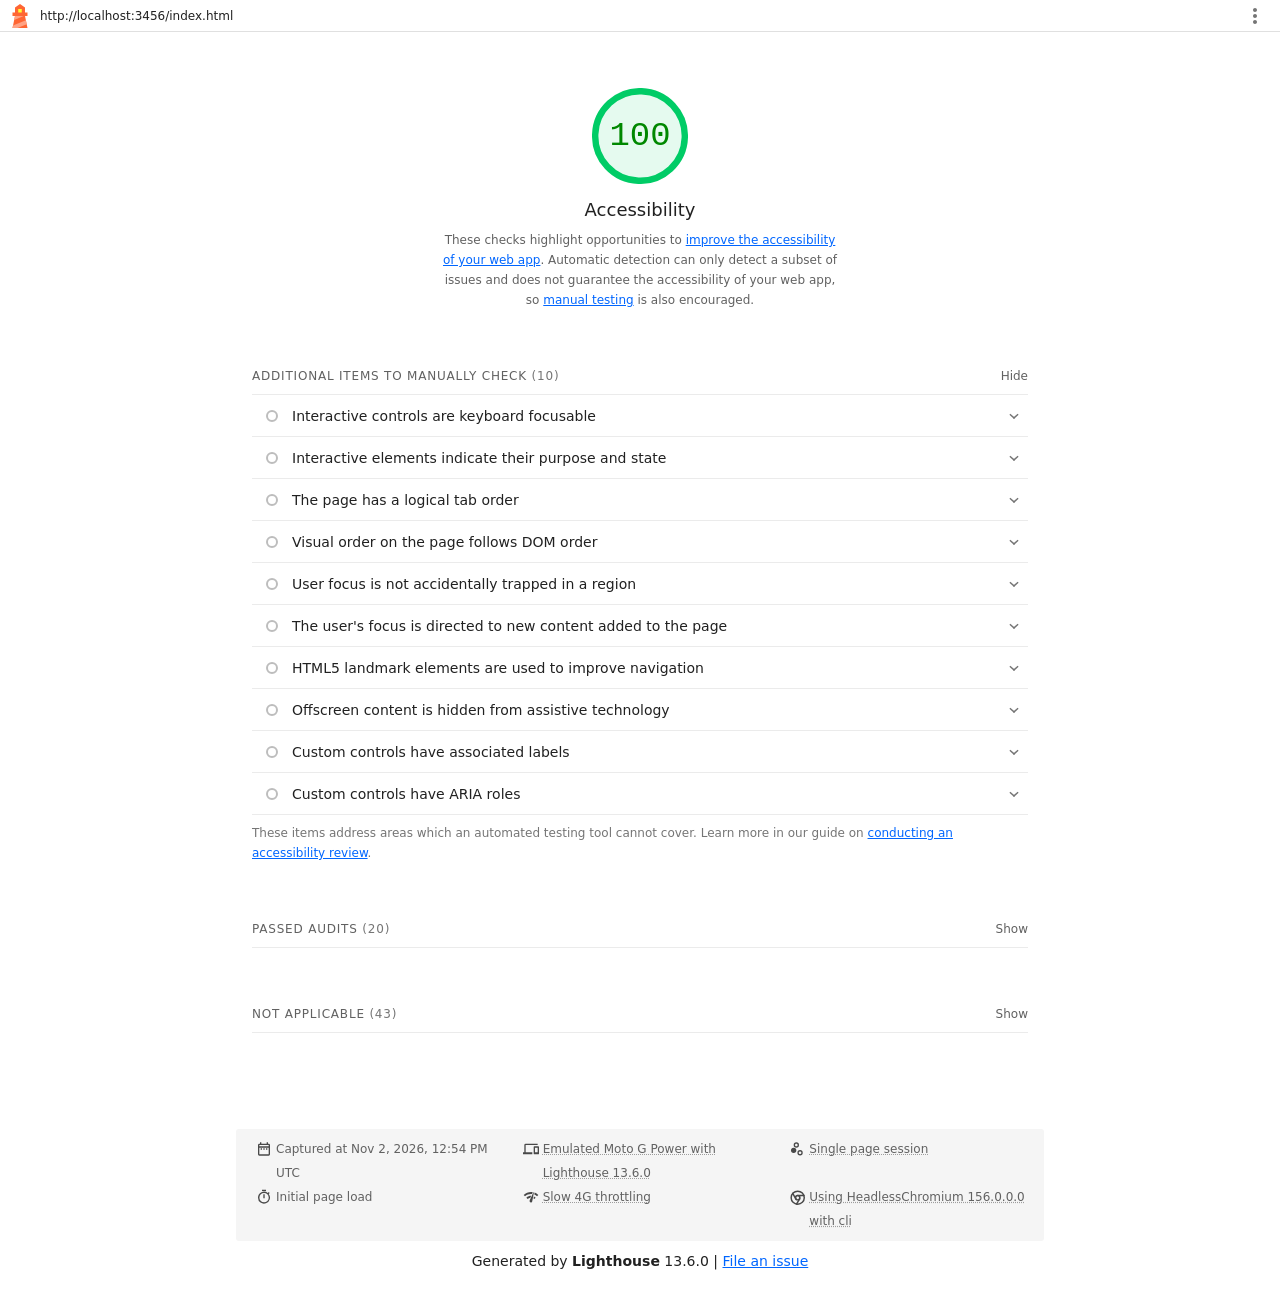
<file: lighthouse/accessibility-report.html>
<!--
@license
Copyright 2018 Google LLC
SPDX-License-Identifier: Apache-2.0
-->
<!doctype html>
<html lang="en">
<head>
  <meta charset="utf-8">
  <meta name="viewport" content="width=device-width, initial-scale=1, minimum-scale=1">
  <link rel="icon" href='data:image/svg+xml;utf8,<svg fill="none" xmlns="http://www.w3.org/2000/svg" viewBox="0 0 48 48"><path d="m14 7 10-7 10 7v10h5v7h-5l5 24H9l5-24H9v-7h5V7Z" fill="%23F63"/><path d="M31.561 24H14l-1.689 8.105L31.561 24ZM18.983 48H9l1.022-4.907L35.723 32.27l1.663 7.98L18.983 48Z" fill="%23FFA385"/><path fill="%23FF3" d="M20.5 10h7v7h-7z"/></svg>'>
  <title>Lighthouse Report</title>
  <style>body {margin: 0}</style>
</head>
<body>
  <noscript>Lighthouse report requires JavaScript. Please enable.</noscript>

  <div id="lh-log"></div>

  <script>window.__LIGHTHOUSE_JSON__ = {"lighthouseVersion":"13.6.0","requestedUrl":"http://localhost:3456/index.html","mainDocumentUrl":"http://localhost:3456/index.html","finalDisplayedUrl":"http://localhost:3456/index.html","finalUrl":"http://localhost:3456/index.html","fetchTime":"2026-11-02T12:54:24.557Z","gatherMode":"navigation","runWarnings":[],"userAgent":"Mozilla/5.0 (Windows NT 10.0; Win64; x64) AppleWebKit/537.36 (KHTML, like Gecko) HeadlessChrome/156.0.0.0 Safari/537.36","environment":{"networkUserAgent":"Mozilla/5.0 (Linux; Android 11; moto g power (2022)) AppleWebKit/537.36 (KHTML, like Gecko) Chrome/156.0.0.0 Mobile Safari/537.36","hostUserAgent":"Mozilla/5.0 (Windows NT 10.0; Win64; x64) AppleWebKit/537.36 (KHTML, like Gecko) HeadlessChrome/156.0.0.0 Safari/537.36","benchmarkIndex":1590.5,"credits":{"axe-core":"4.14.0"}},"audits":{"accesskeys":{"id":"accesskeys","title":"`[accesskey]` values are unique","description":"Access keys let users quickly focus a part of the page. For proper navigation, each access key must be unique. [Learn more about access keys](https://dequeuniversity.com/rules/axe/4.14/accesskeys).","score":null,"scoreDisplayMode":"notApplicable"},"aria-allowed-attr":{"id":"aria-allowed-attr","title":"`[aria-*]` attributes match their roles","description":"Each ARIA `role` supports a specific subset of `aria-*` attributes. Mismatching these invalidates the `aria-*` attributes. [Learn how to match ARIA attributes to their roles](https://dequeuniversity.com/rules/axe/4.14/aria-allowed-attr).","score":1,"scoreDisplayMode":"binary","details":{"type":"table","headings":[{"key":"node","valueType":"node","subItemsHeading":{"key":"relatedNode","valueType":"node"},"label":"Failing Elements"}],"items":[]}},"aria-allowed-role":{"id":"aria-allowed-role","title":"Uses ARIA roles only on compatible elements","description":"Many HTML elements can only be assigned certain ARIA roles. Using ARIA roles where they are not allowed can interfere with the accessibility of the web page. [Learn more about ARIA roles](https://dequeuniversity.com/rules/axe/4.14/aria-allowed-role).","score":null,"scoreDisplayMode":"notApplicable"},"aria-command-name":{"id":"aria-command-name","title":"`button`, `link`, and `menuitem` elements have accessible names","description":"When an element doesn't have an accessible name, screen readers announce it with a generic name, making it unusable for users who rely on screen readers. [Learn how to make command elements more accessible](https://dequeuniversity.com/rules/axe/4.14/aria-command-name).","score":null,"scoreDisplayMode":"notApplicable"},"aria-conditional-attr":{"id":"aria-conditional-attr","title":"ARIA attributes are used as specified for the element's role","description":"Some ARIA attributes are only allowed on an element under certain conditions. [Learn more about conditional ARIA attributes](https://dequeuniversity.com/rules/axe/4.14/aria-conditional-attr).","score":1,"scoreDisplayMode":"binary","details":{"type":"table","headings":[{"key":"node","valueType":"node","subItemsHeading":{"key":"relatedNode","valueType":"node"},"label":"Failing Elements"}],"items":[]}},"aria-deprecated-role":{"id":"aria-deprecated-role","title":"Deprecated ARIA roles were not used","description":"Deprecated ARIA roles may not be processed correctly by assistive technology. [Learn more about deprecated ARIA roles](https://dequeuniversity.com/rules/axe/4.14/aria-deprecated-role).","score":null,"scoreDisplayMode":"notApplicable"},"aria-dialog-name":{"id":"aria-dialog-name","title":"Elements with `role=\"dialog\"` or `role=\"alertdialog\"` have accessible names.","description":"ARIA dialog elements without accessible names may prevent screen readers users from discerning the purpose of these elements. [Learn how to make ARIA dialog elements more accessible](https://dequeuniversity.com/rules/axe/4.14/aria-dialog-name).","score":null,"scoreDisplayMode":"notApplicable"},"aria-hidden-body":{"id":"aria-hidden-body","title":"`[aria-hidden=\"true\"]` is not present on the document `\u003cbody>`","description":"Assistive technologies, like screen readers, work inconsistently when `aria-hidden=\"true\"` is set on the document `\u003cbody>`. [Learn how `aria-hidden` affects the document body](https://dequeuniversity.com/rules/axe/4.14/aria-hidden-body).","score":1,"scoreDisplayMode":"binary","details":{"type":"table","headings":[{"key":"node","valueType":"node","subItemsHeading":{"key":"relatedNode","valueType":"node"},"label":"Failing Elements"}],"items":[]}},"aria-hidden-focus":{"id":"aria-hidden-focus","title":"`[aria-hidden=\"true\"]` elements do not contain focusable descendents","description":"Focusable descendents within an `[aria-hidden=\"true\"]` element prevent those interactive elements from being available to users of assistive technologies like screen readers. [Learn how `aria-hidden` affects focusable elements](https://dequeuniversity.com/rules/axe/4.14/aria-hidden-focus).","score":null,"scoreDisplayMode":"notApplicable"},"aria-input-field-name":{"id":"aria-input-field-name","title":"ARIA input fields have accessible names","description":"When an input field doesn't have an accessible name, screen readers announce it with a generic name, making it unusable for users who rely on screen readers. [Learn more about input field labels](https://dequeuniversity.com/rules/axe/4.14/aria-input-field-name).","score":null,"scoreDisplayMode":"notApplicable"},"aria-meter-name":{"id":"aria-meter-name","title":"ARIA `meter` elements have accessible names","description":"When a meter element doesn't have an accessible name, screen readers announce it with a generic name, making it unusable for users who rely on screen readers. [Learn how to name `meter` elements](https://dequeuniversity.com/rules/axe/4.14/aria-meter-name).","score":null,"scoreDisplayMode":"notApplicable"},"aria-progressbar-name":{"id":"aria-progressbar-name","title":"ARIA `progressbar` elements have accessible names","description":"When a `progressbar` element doesn't have an accessible name, screen readers announce it with a generic name, making it unusable for users who rely on screen readers. [Learn how to label `progressbar` elements](https://dequeuniversity.com/rules/axe/4.14/aria-progressbar-name).","score":null,"scoreDisplayMode":"notApplicable"},"aria-prohibited-attr":{"id":"aria-prohibited-attr","title":"Elements use only permitted ARIA attributes","description":"Using ARIA attributes in roles where they are prohibited can mean that important information is not communicated to users of assistive technologies. [Learn more about prohibited ARIA roles](https://dequeuniversity.com/rules/axe/4.14/aria-prohibited-attr).","score":1,"scoreDisplayMode":"binary","details":{"type":"table","headings":[{"key":"node","valueType":"node","subItemsHeading":{"key":"relatedNode","valueType":"node"},"label":"Failing Elements"}],"items":[]}},"aria-required-attr":{"id":"aria-required-attr","title":"`[role]`s have all required `[aria-*]` attributes","description":"Some ARIA roles have required attributes that describe the state of the element to screen readers. [Learn more about roles and required attributes](https://dequeuniversity.com/rules/axe/4.14/aria-required-attr).","score":null,"scoreDisplayMode":"notApplicable"},"aria-required-children":{"id":"aria-required-children","title":"Elements with an ARIA `[role]` that require children to contain a specific `[role]` have all required children.","description":"Some ARIA parent roles must contain specific child roles to perform their intended accessibility functions. [Learn more about roles and required children elements](https://dequeuniversity.com/rules/axe/4.14/aria-required-children).","score":null,"scoreDisplayMode":"notApplicable"},"aria-required-parent":{"id":"aria-required-parent","title":"`[role]`s are contained by their required parent element","description":"Some ARIA child roles must be contained by specific parent roles to properly perform their intended accessibility functions. [Learn more about ARIA roles and required parent element](https://dequeuniversity.com/rules/axe/4.14/aria-required-parent).","score":null,"scoreDisplayMode":"notApplicable"},"aria-roles":{"id":"aria-roles","title":"`[role]` values are valid","description":"ARIA roles must have valid values in order to perform their intended accessibility functions. [Learn more about valid ARIA roles](https://dequeuniversity.com/rules/axe/4.14/aria-roles).","score":null,"scoreDisplayMode":"notApplicable"},"aria-text":{"id":"aria-text","title":"Elements with the `role=text` attribute do not have focusable descendents.","description":"Adding `role=text` around a text node split by markup enables VoiceOver to treat it as one phrase, but the element's focusable descendents will not be announced. [Learn more about the `role=text` attribute](https://dequeuniversity.com/rules/axe/4.14/aria-text).","score":null,"scoreDisplayMode":"notApplicable"},"aria-toggle-field-name":{"id":"aria-toggle-field-name","title":"ARIA toggle fields have accessible names","description":"When a toggle field doesn't have an accessible name, screen readers announce it with a generic name, making it unusable for users who rely on screen readers. [Learn more about toggle fields](https://dequeuniversity.com/rules/axe/4.14/aria-toggle-field-name).","score":null,"scoreDisplayMode":"notApplicable"},"aria-tooltip-name":{"id":"aria-tooltip-name","title":"ARIA `tooltip` elements have accessible names","description":"When a tooltip element doesn't have an accessible name, screen readers announce it with a generic name, making it unusable for users who rely on screen readers. [Learn how to name `tooltip` elements](https://dequeuniversity.com/rules/axe/4.14/aria-tooltip-name).","score":null,"scoreDisplayMode":"notApplicable"},"aria-treeitem-name":{"id":"aria-treeitem-name","title":"ARIA `treeitem` elements have accessible names","description":"When a `treeitem` element doesn't have an accessible name, screen readers announce it with a generic name, making it unusable for users who rely on screen readers. [Learn more about labeling `treeitem` elements](https://dequeuniversity.com/rules/axe/4.14/aria-treeitem-name).","score":null,"scoreDisplayMode":"notApplicable"},"aria-valid-attr-value":{"id":"aria-valid-attr-value","title":"`[aria-*]` attributes have valid values","description":"Assistive technologies, like screen readers, can't interpret ARIA attributes with invalid values. [Learn more about valid values for ARIA attributes](https://dequeuniversity.com/rules/axe/4.14/aria-valid-attr-value).","score":1,"scoreDisplayMode":"binary","details":{"type":"table","headings":[{"key":"node","valueType":"node","subItemsHeading":{"key":"relatedNode","valueType":"node"},"label":"Failing Elements"}],"items":[]}},"aria-valid-attr":{"id":"aria-valid-attr","title":"`[aria-*]` attributes are valid and not misspelled","description":"Assistive technologies, like screen readers, can't interpret ARIA attributes with invalid names. [Learn more about valid ARIA attributes](https://dequeuniversity.com/rules/axe/4.14/aria-valid-attr).","score":1,"scoreDisplayMode":"binary","details":{"type":"table","headings":[{"key":"node","valueType":"node","subItemsHeading":{"key":"relatedNode","valueType":"node"},"label":"Failing Elements"}],"items":[]}},"button-name":{"id":"button-name","title":"Buttons have an accessible name","description":"When a button doesn't have an accessible name, screen readers announce it as \"button\", making it unusable for users who rely on screen readers. [Learn how to make buttons more accessible](https://dequeuniversity.com/rules/axe/4.14/button-name).","score":1,"scoreDisplayMode":"binary","details":{"type":"table","headings":[{"key":"node","valueType":"node","subItemsHeading":{"key":"relatedNode","valueType":"node"},"label":"Failing Elements"}],"items":[]}},"bypass":{"id":"bypass","title":"The page contains a heading, skip link, or landmark region","description":"Adding ways to bypass repetitive content lets keyboard users navigate the page more efficiently. [Learn more about bypass blocks](https://dequeuniversity.com/rules/axe/4.14/bypass).","score":null,"scoreDisplayMode":"notApplicable"},"color-contrast":{"id":"color-contrast","title":"Background and foreground colors have a sufficient contrast ratio","description":"Low-contrast text is difficult or impossible for many users to read. [Learn how to provide sufficient color contrast](https://dequeuniversity.com/rules/axe/4.14/color-contrast).","score":1,"scoreDisplayMode":"binary","details":{"type":"table","headings":[{"key":"node","valueType":"node","subItemsHeading":{"key":"relatedNode","valueType":"node"},"label":"Failing Elements"}],"items":[]}},"definition-list":{"id":"definition-list","title":"`\u003cdl>`'s contain only properly-ordered `\u003cdt>` and `\u003cdd>` groups, `\u003cscript>`, `\u003ctemplate>` or `\u003cdiv>` elements.","description":"When definition lists are not properly marked up, screen readers may produce confusing or inaccurate output. [Learn how to structure definition lists correctly](https://dequeuniversity.com/rules/axe/4.14/definition-list).","score":null,"scoreDisplayMode":"notApplicable"},"dlitem":{"id":"dlitem","title":"Definition list items are wrapped in `\u003cdl>` elements","description":"Definition list items (`\u003cdt>` and `\u003cdd>`) must be wrapped in a parent `\u003cdl>` element to ensure that screen readers can properly announce them. [Learn how to structure definition lists correctly](https://dequeuniversity.com/rules/axe/4.14/dlitem).","score":null,"scoreDisplayMode":"notApplicable"},"document-title":{"id":"document-title","title":"Document has a `\u003ctitle>` element","description":"The title gives screen reader users an overview of the page, and search engine users rely on it heavily to determine if a page is relevant to their search. [Learn more about document titles](https://dequeuniversity.com/rules/axe/4.14/document-title).","score":1,"scoreDisplayMode":"binary","details":{"type":"table","headings":[{"key":"node","valueType":"node","subItemsHeading":{"key":"relatedNode","valueType":"node"},"label":"Failing Elements"}],"items":[]}},"duplicate-id-aria":{"id":"duplicate-id-aria","title":"ARIA IDs are unique","description":"The value of an ARIA ID must be unique to prevent other instances from being overlooked by assistive technologies. [Learn how to fix duplicate ARIA IDs](https://dequeuniversity.com/rules/axe/4.14/duplicate-id-aria).","score":null,"scoreDisplayMode":"notApplicable"},"empty-heading":{"id":"empty-heading","title":"All heading elements contain content.","description":"A heading with no content or inaccessible text prevent screen reader users from accessing information on the page's structure. [Learn more about headings](https://dequeuniversity.com/rules/axe/4.14/empty-heading).","score":null,"scoreDisplayMode":"notApplicable"},"form-field-multiple-labels":{"id":"form-field-multiple-labels","title":"No form fields have multiple labels","description":"Form fields with multiple labels can be confusingly announced by assistive technologies like screen readers which use either the first, the last, or all of the labels. [Learn how to use form labels](https://dequeuniversity.com/rules/axe/4.14/form-field-multiple-labels).","score":null,"scoreDisplayMode":"notApplicable"},"frame-title":{"id":"frame-title","title":"`\u003cframe>` or `\u003ciframe>` elements have a title","description":"Screen reader users rely on frame titles to describe the contents of frames. [Learn more about frame titles](https://dequeuniversity.com/rules/axe/4.14/frame-title).","score":null,"scoreDisplayMode":"notApplicable"},"heading-order":{"id":"heading-order","title":"Heading elements appear in a sequentially-descending order","description":"Properly ordered headings that do not skip levels convey the semantic structure of the page, making it easier to navigate and understand when using assistive technologies. [Learn more about heading order](https://dequeuniversity.com/rules/axe/4.14/heading-order).","score":1,"scoreDisplayMode":"binary","details":{"type":"table","headings":[{"key":"node","valueType":"node","subItemsHeading":{"key":"relatedNode","valueType":"node"},"label":"Failing Elements"}],"items":[]}},"html-has-lang":{"id":"html-has-lang","title":"`\u003chtml>` element has a `[lang]` attribute","description":"If a page doesn't specify a `lang` attribute, a screen reader assumes that the page is in the default language that the user chose when setting up the screen reader. If the page isn't actually in the default language, then the screen reader might not announce the page's text correctly. [Learn more about the `lang` attribute](https://dequeuniversity.com/rules/axe/4.14/html-has-lang).","score":1,"scoreDisplayMode":"binary","details":{"type":"table","headings":[{"key":"node","valueType":"node","subItemsHeading":{"key":"relatedNode","valueType":"node"},"label":"Failing Elements"}],"items":[]}},"html-lang-valid":{"id":"html-lang-valid","title":"`\u003chtml>` element has a valid value for its `[lang]` attribute","description":"Specifying a valid [BCP 47 language](https://www.w3.org/International/questions/qa-choosing-language-tags#question) helps screen readers announce text properly. [Learn how to use the `lang` attribute](https://dequeuniversity.com/rules/axe/4.14/html-lang-valid).","score":1,"scoreDisplayMode":"binary","details":{"type":"table","headings":[{"key":"node","valueType":"node","subItemsHeading":{"key":"relatedNode","valueType":"node"},"label":"Failing Elements"}],"items":[]}},"html-xml-lang-mismatch":{"id":"html-xml-lang-mismatch","title":"`\u003chtml>` element has an `[xml:lang]` attribute with the same base language as the `[lang]` attribute.","description":"If the webpage does not specify a consistent language, then the screen reader might not announce the page's text correctly. [Learn more about the `lang` attribute](https://dequeuniversity.com/rules/axe/4.14/html-xml-lang-mismatch).","score":null,"scoreDisplayMode":"notApplicable"},"identical-links-same-purpose":{"id":"identical-links-same-purpose","title":"Identical links have the same purpose.","description":"Links with the same destination should have the same description, to help users understand the link's purpose and decide whether to follow it. [Learn more about identical links](https://dequeuniversity.com/rules/axe/4.14/identical-links-same-purpose).","score":null,"scoreDisplayMode":"notApplicable"},"image-alt":{"id":"image-alt","title":"Image elements have `[alt]` attributes","description":"Informative elements should aim for short, descriptive alternate text. Decorative elements can be ignored with an empty alt attribute. [Learn more about the `alt` attribute](https://dequeuniversity.com/rules/axe/4.14/image-alt).","score":1,"scoreDisplayMode":"binary","details":{"type":"table","headings":[{"key":"node","valueType":"node","subItemsHeading":{"key":"relatedNode","valueType":"node"},"label":"Failing Elements"}],"items":[]}},"image-redundant-alt":{"id":"image-redundant-alt","title":"Image elements do not have `[alt]` attributes that are redundant text.","description":"Informative elements should aim for short, descriptive alternative text. Alternative text that is exactly the same as the text adjacent to the link or image is potentially confusing for screen reader users, because the text will be read twice. [Learn more about the `alt` attribute](https://dequeuniversity.com/rules/axe/4.14/image-redundant-alt).","score":null,"scoreDisplayMode":"notApplicable"},"input-button-name":{"id":"input-button-name","title":"Input buttons have discernible text.","description":"Adding discernable and accessible text to input buttons may help screen reader users understand the purpose of the input button. [Learn more about input buttons](https://dequeuniversity.com/rules/axe/4.14/input-button-name).","score":null,"scoreDisplayMode":"notApplicable"},"input-image-alt":{"id":"input-image-alt","title":"`\u003cinput type=\"image\">` elements have `[alt]` text","description":"When an image is being used as an `\u003cinput>` button, providing alternative text can help screen reader users understand the purpose of the button. [Learn about input image alt text](https://dequeuniversity.com/rules/axe/4.14/input-image-alt).","score":null,"scoreDisplayMode":"notApplicable"},"label-content-name-mismatch":{"id":"label-content-name-mismatch","title":"Elements with visible text labels have matching accessible names.","description":"Visible text labels that do not match the accessible name can result in a confusing experience for screen reader users. [Learn more about accessible names](https://dequeuniversity.com/rules/axe/4.14/label-content-name-mismatch).","score":1,"scoreDisplayMode":"binary","details":{"type":"table","headings":[{"key":"node","valueType":"node","subItemsHeading":{"key":"relatedNode","valueType":"node"},"label":"Failing Elements"}],"items":[]}},"label":{"id":"label","title":"Form elements have associated labels","description":"Labels ensure that form controls are announced properly by assistive technologies, like screen readers. [Learn more about form element labels](https://dequeuniversity.com/rules/axe/4.14/label).","score":null,"scoreDisplayMode":"notApplicable"},"landmark-one-main":{"id":"landmark-one-main","title":"Document has a main landmark.","description":"One main landmark helps screen reader users navigate a web page. [Learn more about landmarks](https://dequeuniversity.com/rules/axe/4.14/landmark-one-main).","score":1,"scoreDisplayMode":"binary","details":{"type":"table","headings":[{"key":"node","valueType":"node","subItemsHeading":{"key":"relatedNode","valueType":"node"},"label":"Failing Elements"}],"items":[]}},"link-name":{"id":"link-name","title":"Links have a discernible name","description":"Link text (and alternate text for images, when used as links) that is discernible, unique, and focusable improves the navigation experience for screen reader users. [Learn how to make links accessible](https://dequeuniversity.com/rules/axe/4.14/link-name).","score":1,"scoreDisplayMode":"binary","details":{"type":"table","headings":[{"key":"node","valueType":"node","subItemsHeading":{"key":"relatedNode","valueType":"node"},"label":"Failing Elements"}],"items":[]}},"link-in-text-block":{"id":"link-in-text-block","title":"Links are distinguishable without relying on color.","description":"Low-contrast text is difficult or impossible for many users to read. Link text that is discernible improves the experience for users with low vision. [Learn how to make links distinguishable](https://dequeuniversity.com/rules/axe/4.14/link-in-text-block).","score":null,"scoreDisplayMode":"notApplicable"},"list":{"id":"list","title":"Lists contain only `\u003cli>` elements and script supporting elements (`\u003cscript>` and `\u003ctemplate>`).","description":"Screen readers have a specific way of announcing lists. Ensuring proper list structure aids screen reader output. [Learn more about proper list structure](https://dequeuniversity.com/rules/axe/4.14/list).","score":1,"scoreDisplayMode":"binary","details":{"type":"table","headings":[{"key":"node","valueType":"node","subItemsHeading":{"key":"relatedNode","valueType":"node"},"label":"Failing Elements"}],"items":[]}},"listitem":{"id":"listitem","title":"List items (`\u003cli>`) are contained within `\u003cul>`, `\u003col>` or `\u003cmenu>` parent elements","description":"Screen readers require list items (`\u003cli>`) to be contained within a parent `\u003cul>`, `\u003col>` or `\u003cmenu>` to be announced properly. [Learn more about proper list structure](https://dequeuniversity.com/rules/axe/4.14/listitem).","score":1,"scoreDisplayMode":"binary","details":{"type":"table","headings":[{"key":"node","valueType":"node","subItemsHeading":{"key":"relatedNode","valueType":"node"},"label":"Failing Elements"}],"items":[]}},"meta-refresh":{"id":"meta-refresh","title":"The document does not use `\u003cmeta http-equiv=\"refresh\">`","description":"Users do not expect a page to refresh automatically, and doing so will move focus back to the top of the page. This may create a frustrating or confusing experience. [Learn more about the refresh meta tag](https://dequeuniversity.com/rules/axe/4.14/meta-refresh).","score":null,"scoreDisplayMode":"notApplicable"},"meta-viewport":{"id":"meta-viewport","title":"`[user-scalable=\"no\"]` is not used in the `\u003cmeta name=\"viewport\">` element and the `[maximum-scale]` attribute is not less than 5.","description":"Disabling zooming is problematic for users with low vision who rely on screen magnification to properly see the contents of a web page. [Learn more about the viewport meta tag](https://dequeuniversity.com/rules/axe/4.14/meta-viewport).","score":1,"scoreDisplayMode":"binary","details":{"type":"table","headings":[{"key":"node","valueType":"node","subItemsHeading":{"key":"relatedNode","valueType":"node"},"label":"Failing Elements"}],"items":[]}},"object-alt":{"id":"object-alt","title":"`\u003cobject>` elements have alternate text","description":"Screen readers cannot translate non-text content. Adding alternate text to `\u003cobject>` elements helps screen readers convey meaning to users. [Learn more about alt text for `object` elements](https://dequeuniversity.com/rules/axe/4.14/object-alt).","score":null,"scoreDisplayMode":"notApplicable"},"select-name":{"id":"select-name","title":"Select elements have associated label elements.","description":"Form elements without effective labels can create frustrating experiences for screen reader users. [Learn more about the `select` element](https://dequeuniversity.com/rules/axe/4.14/select-name).","score":null,"scoreDisplayMode":"notApplicable"},"skip-link":{"id":"skip-link","title":"Skip links are focusable.","description":"Including a skip link can help users skip to the main content to save time. [Learn more about skip links](https://dequeuniversity.com/rules/axe/4.14/skip-link).","score":1,"scoreDisplayMode":"binary","details":{"type":"table","headings":[{"key":"node","valueType":"node","subItemsHeading":{"key":"relatedNode","valueType":"node"},"label":"Failing Elements"}],"items":[]}},"tabindex":{"id":"tabindex","title":"No element has a `[tabindex]` value greater than 0","description":"A value greater than 0 implies an explicit navigation ordering. Although technically valid, this often creates frustrating experiences for users who rely on assistive technologies. [Learn more about the `tabindex` attribute](https://dequeuniversity.com/rules/axe/4.14/tabindex).","score":null,"scoreDisplayMode":"notApplicable"},"table-duplicate-name":{"id":"table-duplicate-name","title":"Tables have different content in the summary attribute and `\u003ccaption>`.","description":"The summary attribute should describe the table structure, while `\u003ccaption>` should have the onscreen title. Accurate table mark-up helps users of screen readers. [Learn more about summary and caption](https://dequeuniversity.com/rules/axe/4.14/table-duplicate-name).","score":null,"scoreDisplayMode":"notApplicable"},"table-fake-caption":{"id":"table-fake-caption","title":"Tables use `\u003ccaption>` instead of cells with the `[colspan]` attribute to indicate a caption.","description":"Screen readers have features to make navigating tables easier. Ensuring that tables use the actual caption element instead of cells with the `[colspan]` attribute may improve the experience for screen reader users. [Learn more about captions](https://dequeuniversity.com/rules/axe/4.14/table-fake-caption).","score":null,"scoreDisplayMode":"notApplicable"},"target-size":{"id":"target-size","title":"Touch targets have sufficient size and spacing.","description":"Touch targets with sufficient size and spacing help users who may have difficulty targeting small controls to activate the targets. [Learn more about touch targets](https://dequeuniversity.com/rules/axe/4.14/target-size).","score":1,"scoreDisplayMode":"binary","details":{"type":"table","headings":[{"key":"node","valueType":"node","subItemsHeading":{"key":"relatedNode","valueType":"node"},"label":"Failing Elements"}],"items":[]}},"td-has-header":{"id":"td-has-header","title":"`\u003ctd>` elements in a large `\u003ctable>` have one or more table headers.","description":"Screen readers have features to make navigating tables easier. Ensuring that `\u003ctd>` elements in a large table (3 or more cells in width and height) have an associated table header may improve the experience for screen reader users. [Learn more about table headers](https://dequeuniversity.com/rules/axe/4.14/td-has-header).","score":null,"scoreDisplayMode":"notApplicable"},"td-headers-attr":{"id":"td-headers-attr","title":"Cells in a `\u003ctable>` element that use the `[headers]` attribute refer to table cells within the same table.","description":"Screen readers have features to make navigating tables easier. Ensuring `\u003ctd>` cells using the `[headers]` attribute only refer to other cells in the same table may improve the experience for screen reader users. [Learn more about the `headers` attribute](https://dequeuniversity.com/rules/axe/4.14/td-headers-attr).","score":null,"scoreDisplayMode":"notApplicable"},"th-has-data-cells":{"id":"th-has-data-cells","title":"`\u003cth>` elements and elements with `[role=\"columnheader\"/\"rowheader\"]` have data cells they describe.","description":"Screen readers have features to make navigating tables easier. Ensuring table headers always refer to some set of cells may improve the experience for screen reader users. [Learn more about table headers](https://dequeuniversity.com/rules/axe/4.14/th-has-data-cells).","score":null,"scoreDisplayMode":"notApplicable"},"valid-lang":{"id":"valid-lang","title":"`[lang]` attributes have a valid value","description":"Specifying a valid [BCP 47 language](https://www.w3.org/International/questions/qa-choosing-language-tags#question) on elements helps ensure that text is pronounced correctly by a screen reader. [Learn how to use the `lang` attribute](https://dequeuniversity.com/rules/axe/4.14/valid-lang).","score":null,"scoreDisplayMode":"notApplicable"},"video-caption":{"id":"video-caption","title":"`\u003cvideo>` elements contain a `\u003ctrack>` element with `[kind=\"captions\"]`","description":"When a video provides a caption it is easier for deaf and hearing impaired users to access its information. [Learn more about video captions](https://dequeuniversity.com/rules/axe/4.14/video-caption).","score":null,"scoreDisplayMode":"notApplicable"},"custom-controls-labels":{"id":"custom-controls-labels","title":"Custom controls have associated labels","description":"Custom interactive controls have associated labels, provided by aria-label or aria-labelledby. [Learn more about custom controls and labels](https://developer.chrome.com/docs/lighthouse/accessibility/custom-controls-labels/).","score":null,"scoreDisplayMode":"manual"},"custom-controls-roles":{"id":"custom-controls-roles","title":"Custom controls have ARIA roles","description":"Custom interactive controls have appropriate ARIA roles. [Learn how to add roles to custom controls](https://developer.chrome.com/docs/lighthouse/accessibility/custom-control-roles/).","score":null,"scoreDisplayMode":"manual"},"focus-traps":{"id":"focus-traps","title":"User focus is not accidentally trapped in a region","description":"A user can tab into and out of any control or region without accidentally trapping their focus. [Learn how to avoid focus traps](https://developer.chrome.com/docs/lighthouse/accessibility/focus-traps/).","score":null,"scoreDisplayMode":"manual"},"focusable-controls":{"id":"focusable-controls","title":"Interactive controls are keyboard focusable","description":"Custom interactive controls are keyboard focusable and display a focus indicator. [Learn how to make custom controls focusable](https://developer.chrome.com/docs/lighthouse/accessibility/focusable-controls/).","score":null,"scoreDisplayMode":"manual"},"interactive-element-affordance":{"id":"interactive-element-affordance","title":"Interactive elements indicate their purpose and state","description":"Interactive elements, such as links and buttons, should indicate their state and be distinguishable from non-interactive elements. [Learn how to decorate interactive elements with affordance hints](https://developer.chrome.com/docs/lighthouse/accessibility/interactive-element-affordance/).","score":null,"scoreDisplayMode":"manual"},"logical-tab-order":{"id":"logical-tab-order","title":"The page has a logical tab order","description":"Tabbing through the page follows the visual layout. Users cannot focus elements that are offscreen. [Learn more about logical tab ordering](https://developer.chrome.com/docs/lighthouse/accessibility/logical-tab-order/).","score":null,"scoreDisplayMode":"manual"},"managed-focus":{"id":"managed-focus","title":"The user's focus is directed to new content added to the page","description":"If new content, such as a dialog, is added to the page, the user's focus is directed to it. [Learn how to direct focus to new content](https://developer.chrome.com/docs/lighthouse/accessibility/managed-focus/).","score":null,"scoreDisplayMode":"manual"},"offscreen-content-hidden":{"id":"offscreen-content-hidden","title":"Offscreen content is hidden from assistive technology","description":"Offscreen content is hidden with display: none or aria-hidden=true. [Learn how to properly hide offscreen content](https://developer.chrome.com/docs/lighthouse/accessibility/offscreen-content-hidden/).","score":null,"scoreDisplayMode":"manual"},"use-landmarks":{"id":"use-landmarks","title":"HTML5 landmark elements are used to improve navigation","description":"Landmark elements (`\u003cmain>`, `\u003cnav>`, etc.) are used to improve the keyboard navigation of the page for assistive technology. [Learn more about landmark elements](https://developer.chrome.com/docs/lighthouse/accessibility/use-landmarks/).","score":null,"scoreDisplayMode":"manual"},"visual-order-follows-dom":{"id":"visual-order-follows-dom","title":"Visual order on the page follows DOM order","description":"DOM order matches the visual order, improving navigation for assistive technology. [Learn more about DOM and visual ordering](https://developer.chrome.com/docs/lighthouse/accessibility/visual-order-follows-dom/).","score":null,"scoreDisplayMode":"manual"},"autocomplete-valid":{"id":"autocomplete-valid","title":"`autocomplete` attributes are used correctly","description":"The `autocomplete` attribute values must be valid and correctly applied for screen readers to function correctly. [Learn more about valid autocomplete values](https://dequeuniversity.com/rules/axe/4.14/autocomplete-valid).","score":null,"scoreDisplayMode":"notApplicable"},"presentation-role-conflict":{"id":"presentation-role-conflict","title":"Elements with `role=\"none\"` or `role=\"presentation\"` do not have conflicts","description":"There are certain cases where the semantic role of an element with `role=\"none\"` or `role=\"presentation\"` does not resolve to none or presentation. To ensure the element remains removed from the accessibility tree, you should not add any global ARIA attributes to the element or make it focusable. [Learn more about presentation role conflict](https://dequeuniversity.com/rules/axe/4.14/presentation-role-conflict).","score":null,"scoreDisplayMode":"notApplicable"},"svg-img-alt":{"id":"svg-img-alt","title":"SVG elements with an `img` role have an accessible text alternative","description":"Ensures SVG elements with an `img`, `graphics-document` or `graphics-symbol` role have an accessible text alternative. [Learn more about SVG alt text](https://dequeuniversity.com/rules/axe/4.14/svg-img-alt).","score":null,"scoreDisplayMode":"notApplicable"}},"configSettings":{"output":["html","json"],"maxWaitForFcp":30000,"maxWaitForLoad":45000,"pauseAfterFcpMs":1000,"pauseAfterLoadMs":1000,"networkQuietThresholdMs":1000,"cpuQuietThresholdMs":1000,"formFactor":"mobile","throttling":{"rttMs":150,"throughputKbps":1638.4,"requestLatencyMs":562.5,"downloadThroughputKbps":1474.5600000000002,"uploadThroughputKbps":675,"cpuSlowdownMultiplier":4},"throttlingMethod":"simulate","screenEmulation":{"mobile":true,"width":412,"height":823,"deviceScaleFactor":1.75,"disabled":false},"emulatedUserAgent":"Mozilla/5.0 (Linux; Android 11; moto g power (2022)) AppleWebKit/537.36 (KHTML, like Gecko) Chrome/136.0.0.0 Mobile Safari/537.36","auditMode":false,"gatherMode":false,"clearStorageTypes":["file_systems","shader_cache","service_workers","cache_storage"],"disableStorageReset":false,"debugNavigation":false,"channel":"cli","usePassiveGathering":false,"disableFullPageScreenshot":false,"skipAboutBlank":false,"blankPage":"about:blank","ignoreStatusCode":false,"locale":"en-US","blockedUrlPatterns":null,"additionalTraceCategories":null,"extraHeaders":null,"precomputedLanternData":null,"onlyAudits":null,"onlyCategories":["accessibility"],"skipAudits":null},"categories":{"accessibility":{"title":"Accessibility","description":"These checks highlight opportunities to [improve the accessibility of your web app](https://developer.chrome.com/docs/lighthouse/accessibility/). Automatic detection can only detect a subset of issues and does not guarantee the accessibility of your web app, so [manual testing](https://web.dev/articles/how-to-review) is also encouraged.","manualDescription":"These items address areas which an automated testing tool cannot cover. Learn more in our guide on [conducting an accessibility review](https://web.dev/articles/how-to-review).","supportedModes":["navigation","snapshot"],"auditRefs":[{"id":"accesskeys","weight":0,"group":"a11y-navigation"},{"id":"aria-allowed-attr","weight":10,"group":"a11y-aria"},{"id":"aria-command-name","weight":0,"group":"a11y-aria"},{"id":"aria-conditional-attr","weight":7,"group":"a11y-aria"},{"id":"aria-deprecated-role","weight":0,"group":"a11y-aria"},{"id":"aria-dialog-name","weight":0,"group":"a11y-aria"},{"id":"aria-hidden-body","weight":10,"group":"a11y-aria"},{"id":"aria-hidden-focus","weight":0,"group":"a11y-aria"},{"id":"aria-input-field-name","weight":0,"group":"a11y-aria"},{"id":"aria-meter-name","weight":0,"group":"a11y-aria"},{"id":"aria-progressbar-name","weight":0,"group":"a11y-aria"},{"id":"aria-prohibited-attr","weight":7,"group":"a11y-aria"},{"id":"aria-required-attr","weight":0,"group":"a11y-aria"},{"id":"aria-required-children","weight":0,"group":"a11y-aria"},{"id":"aria-required-parent","weight":0,"group":"a11y-aria"},{"id":"aria-roles","weight":0,"group":"a11y-aria"},{"id":"aria-text","weight":0,"group":"a11y-aria"},{"id":"aria-toggle-field-name","weight":0,"group":"a11y-aria"},{"id":"aria-tooltip-name","weight":0,"group":"a11y-aria"},{"id":"aria-treeitem-name","weight":0,"group":"a11y-aria"},{"id":"aria-valid-attr-value","weight":10,"group":"a11y-aria"},{"id":"aria-valid-attr","weight":10,"group":"a11y-aria"},{"id":"button-name","weight":10,"group":"a11y-names-labels"},{"id":"bypass","weight":0,"group":"a11y-navigation"},{"id":"color-contrast","weight":7,"group":"a11y-color-contrast"},{"id":"definition-list","weight":0,"group":"a11y-tables-lists"},{"id":"dlitem","weight":0,"group":"a11y-tables-lists"},{"id":"document-title","weight":7,"group":"a11y-names-labels"},{"id":"duplicate-id-aria","weight":0,"group":"a11y-aria"},{"id":"form-field-multiple-labels","weight":0,"group":"a11y-names-labels"},{"id":"frame-title","weight":0,"group":"a11y-names-labels"},{"id":"heading-order","weight":3,"group":"a11y-navigation"},{"id":"html-has-lang","weight":7,"group":"a11y-language"},{"id":"html-lang-valid","weight":7,"group":"a11y-language"},{"id":"html-xml-lang-mismatch","weight":0,"group":"a11y-language"},{"id":"image-alt","weight":10,"group":"a11y-names-labels"},{"id":"input-button-name","weight":0,"group":"a11y-names-labels"},{"id":"input-image-alt","weight":0,"group":"a11y-names-labels"},{"id":"label","weight":0,"group":"a11y-names-labels"},{"id":"link-in-text-block","weight":0,"group":"a11y-color-contrast"},{"id":"link-name","weight":7,"group":"a11y-names-labels"},{"id":"list","weight":7,"group":"a11y-tables-lists"},{"id":"listitem","weight":7,"group":"a11y-tables-lists"},{"id":"meta-refresh","weight":0,"group":"a11y-best-practices"},{"id":"meta-viewport","weight":10,"group":"a11y-best-practices"},{"id":"object-alt","weight":0,"group":"a11y-names-labels"},{"id":"select-name","weight":0,"group":"a11y-names-labels"},{"id":"skip-link","weight":3,"group":"a11y-names-labels"},{"id":"tabindex","weight":0,"group":"a11y-navigation"},{"id":"target-size","weight":7,"group":"a11y-best-practices"},{"id":"td-headers-attr","weight":0,"group":"a11y-tables-lists"},{"id":"th-has-data-cells","weight":0,"group":"a11y-tables-lists"},{"id":"valid-lang","weight":0,"group":"a11y-language"},{"id":"video-caption","weight":0,"group":"a11y-audio-video"},{"id":"landmark-one-main","weight":3,"group":"a11y-best-practices"},{"id":"autocomplete-valid","weight":0,"group":"a11y-best-practices"},{"id":"presentation-role-conflict","weight":0,"group":"a11y-best-practices"},{"id":"svg-img-alt","weight":0,"group":"a11y-best-practices"},{"id":"focusable-controls","weight":0},{"id":"interactive-element-affordance","weight":0},{"id":"logical-tab-order","weight":0},{"id":"visual-order-follows-dom","weight":0},{"id":"focus-traps","weight":0},{"id":"managed-focus","weight":0},{"id":"use-landmarks","weight":0},{"id":"offscreen-content-hidden","weight":0},{"id":"custom-controls-labels","weight":0},{"id":"custom-controls-roles","weight":0},{"id":"table-duplicate-name","weight":0,"group":"a11y-best-practices"},{"id":"empty-heading","weight":0,"group":"a11y-best-practices"},{"id":"aria-allowed-role","weight":0,"group":"a11y-best-practices"},{"id":"image-redundant-alt","weight":0,"group":"a11y-names-labels"},{"id":"identical-links-same-purpose","weight":0,"group":"a11y-best-practices"},{"id":"label-content-name-mismatch","weight":0,"group":"hidden"},{"id":"table-fake-caption","weight":0,"group":"hidden"},{"id":"td-has-header","weight":0,"group":"hidden"}],"id":"accessibility","score":1}},"categoryGroups":{"metrics":{"title":"Metrics"},"insights":{"title":"Insights","description":"These insights are also available in the Chrome DevTools Performance Panel - [record a trace](https://developer.chrome.com/docs/devtools/performance/reference) to view more detailed information."},"diagnostics":{"title":"Diagnostics","description":"More information about the performance of your application. These numbers don't [directly affect](https://developer.chrome.com/docs/lighthouse/performance/performance-scoring/) the Performance score."},"a11y-best-practices":{"title":"Best practices","description":"These items highlight common accessibility best practices."},"a11y-color-contrast":{"title":"Contrast","description":"These are opportunities to improve the legibility of your content."},"a11y-names-labels":{"title":"Names and labels","description":"These are opportunities to improve the semantics of the controls in your application. This may enhance the experience for users of assistive technology, like a screen reader."},"a11y-navigation":{"title":"Navigation","description":"These are opportunities to improve keyboard navigation in your application."},"a11y-aria":{"title":"ARIA","description":"These are opportunities to improve the usage of ARIA in your application which may enhance the experience for users of assistive technology, like a screen reader."},"a11y-language":{"title":"Internationalization and localization","description":"These are opportunities to improve the interpretation of your content by users in different locales."},"a11y-audio-video":{"title":"Audio and video","description":"These are opportunities to provide alternative content for audio and video. This may improve the experience for users with hearing or vision impairments."},"a11y-tables-lists":{"title":"Tables and lists","description":"These are opportunities to improve the experience of reading tabular or list data using assistive technology, like a screen reader."},"seo-mobile":{"title":"Mobile Friendly","description":"Make sure your pages are mobile friendly so users don’t have to pinch or zoom in order to read the content pages. [Learn how to make pages mobile-friendly](https://developers.google.com/search/mobile-sites/)."},"seo-content":{"title":"Content Best Practices","description":"Format your HTML in a way that enables crawlers to better understand your app’s content."},"seo-crawl":{"title":"Crawling and Indexing","description":"To appear in search results, crawlers need access to your app."},"best-practices-trust-safety":{"title":"Trust and Safety"},"best-practices-ux":{"title":"User Experience"},"best-practices-browser-compat":{"title":"Browser Compatibility"},"best-practices-general":{"title":"General"},"webmcp":{"title":"WebMCP","description":"Audits validating WebMCP integration."},"agent-accessibility":{"title":"Agent Accessibility","description":"These audits highlight best practices for improving the accessibility of the website for AI agents."},"agent-discoverability":{"title":"Agent Discoverability","description":"These audits validate that websites expose discoverable resources, documentation, and catalogs for AI agents."},"hidden":{"title":""}},"stackPacks":[],"entities":[{"name":"localhost","origins":["http://localhost:3456"],"isFirstParty":true,"isUnrecognized":true}],"fullPageScreenshot":{"screenshot":{"data":"[data-uri]","width":412,"height":2928},"nodes":{"1-0-A":{"id":"","top":2868,"bottom":2912,"left":352,"right":396,"width":44,"height":44}}},"timing":{"entries":[{"startTime":1771.37,"name":"lh:config","duration":831.3,"entryType":"measure"},{"startTime":1773.25,"name":"lh:config:resolveArtifactsToDefns","duration":88.28,"entryType":"measure"},{"startTime":2603.39,"name":"lh:runner:gather","duration":5527.99,"entryType":"measure"},{"startTime":2745.53,"name":"lh:driver:connect","duration":9.04,"entryType":"measure"},{"startTime":2754.89,"name":"lh:driver:navigate","duration":15.9,"entryType":"measure"},{"startTime":2771.55,"name":"lh:gather:getBenchmarkIndex","duration":1009.83,"entryType":"measure"},{"startTime":3781.63,"name":"lh:gather:getVersion","duration":1.7,"entryType":"measure"},{"startTime":3783.59,"name":"lh:gather:getDevicePixelRatio","duration":2.88,"entryType":"measure"},{"startTime":3786.89,"name":"lh:prepare:navigationMode","duration":101.71,"entryType":"measure"},{"startTime":3789.27,"name":"lh:gather:getVersion","duration":1.92,"entryType":"measure"},{"startTime":3816.43,"name":"lh:storage:clearDataForOrigin","duration":28.35,"entryType":"measure"},{"startTime":3845,"name":"lh:storage:clearBrowserCaches","duration":38.43,"entryType":"measure"},{"startTime":3885.27,"name":"lh:gather:prepareThrottlingAndNetwork","duration":3.27,"entryType":"measure"},{"startTime":3897.13,"name":"lh:driver:navigate","duration":2511.51,"entryType":"measure"},{"startTime":6414.1,"name":"lh:computed:NetworkRecords","duration":1.7,"entryType":"measure"},{"startTime":6416.58,"name":"lh:gather:getArtifact:DevtoolsLog","duration":0.17,"entryType":"measure"},{"startTime":6416.78,"name":"lh:gather:getArtifact:Accessibility","duration":296.15,"entryType":"measure"},{"startTime":6713.19,"name":"lh:gather:getArtifact:NetworkUserAgent","duration":0.21,"entryType":"measure"},{"startTime":6713.42,"name":"lh:gather:getArtifact:Stacks","duration":13.91,"entryType":"measure"},{"startTime":6713.61,"name":"lh:gather:collectStacks","duration":13.7,"entryType":"measure"},{"startTime":6727.35,"name":"lh:gather:getArtifact:FullPageScreenshot","duration":1352.66,"entryType":"measure"},{"startTime":8072.03,"name":"lh:gather:getVersion","duration":1.69,"entryType":"measure"},{"startTime":8131.97,"name":"lh:runner:audit","duration":233.99,"entryType":"measure"},{"startTime":8132.16,"name":"lh:runner:auditing","duration":232.77,"entryType":"measure"},{"startTime":8134.26,"name":"lh:audit:accesskeys","duration":2.61,"entryType":"measure"},{"startTime":8137.45,"name":"lh:audit:aria-allowed-attr","duration":7.79,"entryType":"measure"},{"startTime":8146.03,"name":"lh:audit:aria-allowed-role","duration":9.39,"entryType":"measure"},{"startTime":8156.22,"name":"lh:audit:aria-command-name","duration":1.72,"entryType":"measure"},{"startTime":8158.34,"name":"lh:audit:aria-conditional-attr","duration":4.18,"entryType":"measure"},{"startTime":8162.88,"name":"lh:audit:aria-deprecated-role","duration":1.53,"entryType":"measure"},{"startTime":8164.86,"name":"lh:audit:aria-dialog-name","duration":1.66,"entryType":"measure"},{"startTime":8166.92,"name":"lh:audit:aria-hidden-body","duration":3.69,"entryType":"measure"},{"startTime":8170.84,"name":"lh:audit:aria-hidden-focus","duration":0.97,"entryType":"measure"},{"startTime":8172.03,"name":"lh:audit:aria-input-field-name","duration":0.98,"entryType":"measure"},{"startTime":8173.21,"name":"lh:audit:aria-meter-name","duration":1.08,"entryType":"measure"},{"startTime":8174.54,"name":"lh:audit:aria-progressbar-name","duration":1.1,"entryType":"measure"},{"startTime":8175.84,"name":"lh:audit:aria-prohibited-attr","duration":3.51,"entryType":"measure"},{"startTime":8179.95,"name":"lh:audit:aria-required-attr","duration":3.94,"entryType":"measure"},{"startTime":8185.91,"name":"lh:audit:aria-required-children","duration":2.92,"entryType":"measure"},{"startTime":8189.31,"name":"lh:audit:aria-required-parent","duration":2.35,"entryType":"measure"},{"startTime":8191.95,"name":"lh:audit:aria-roles","duration":1.34,"entryType":"measure"},{"startTime":8193.49,"name":"lh:audit:aria-text","duration":1.65,"entryType":"measure"},{"startTime":8195.35,"name":"lh:audit:aria-toggle-field-name","duration":2.26,"entryType":"measure"},{"startTime":8198.31,"name":"lh:audit:aria-tooltip-name","duration":2.53,"entryType":"measure"},{"startTime":8201.19,"name":"lh:audit:aria-treeitem-name","duration":2.36,"entryType":"measure"},{"startTime":8203.88,"name":"lh:audit:aria-valid-attr-value","duration":4.61,"entryType":"measure"},{"startTime":8208.83,"name":"lh:audit:aria-valid-attr","duration":2.88,"entryType":"measure"},{"startTime":8211.9,"name":"lh:audit:button-name","duration":3.57,"entryType":"measure"},{"startTime":8215.76,"name":"lh:audit:bypass","duration":2.97,"entryType":"measure"},{"startTime":8218.92,"name":"lh:audit:color-contrast","duration":2.73,"entryType":"measure"},{"startTime":8221.87,"name":"lh:audit:definition-list","duration":1.94,"entryType":"measure"},{"startTime":8224,"name":"lh:audit:dlitem","duration":1.52,"entryType":"measure"},{"startTime":8225.69,"name":"lh:audit:document-title","duration":2.64,"entryType":"measure"},{"startTime":8228.51,"name":"lh:audit:duplicate-id-aria","duration":2.73,"entryType":"measure"},{"startTime":8231.47,"name":"lh:audit:empty-heading","duration":2.71,"entryType":"measure"},{"startTime":8234.36,"name":"lh:audit:form-field-multiple-labels","duration":1.5,"entryType":"measure"},{"startTime":8236.06,"name":"lh:audit:frame-title","duration":2.07,"entryType":"measure"},{"startTime":8238.48,"name":"lh:audit:heading-order","duration":3.2,"entryType":"measure"},{"startTime":8241.9,"name":"lh:audit:html-has-lang","duration":3.3,"entryType":"measure"},{"startTime":8245.41,"name":"lh:audit:html-lang-valid","duration":3.17,"entryType":"measure"},{"startTime":8248.86,"name":"lh:audit:html-xml-lang-mismatch","duration":2.01,"entryType":"measure"},{"startTime":8251.06,"name":"lh:audit:identical-links-same-purpose","duration":3.25,"entryType":"measure"},{"startTime":8254.54,"name":"lh:audit:image-alt","duration":2.91,"entryType":"measure"},{"startTime":8257.66,"name":"lh:audit:image-redundant-alt","duration":3.11,"entryType":"measure"},{"startTime":8260.96,"name":"lh:audit:input-button-name","duration":2.52,"entryType":"measure"},{"startTime":8263.8,"name":"lh:audit:input-image-alt","duration":2.43,"entryType":"measure"},{"startTime":8266.47,"name":"lh:audit:label-content-name-mismatch","duration":4.55,"entryType":"measure"},{"startTime":8271.23,"name":"lh:audit:label","duration":1.9,"entryType":"measure"},{"startTime":8273.32,"name":"lh:audit:landmark-one-main","duration":4.97,"entryType":"measure"},{"startTime":8278.69,"name":"lh:audit:link-name","duration":5.04,"entryType":"measure"},{"startTime":8284.3,"name":"lh:audit:link-in-text-block","duration":3.14,"entryType":"measure"},{"startTime":8287.68,"name":"lh:audit:list","duration":3.59,"entryType":"measure"},{"startTime":8291.53,"name":"lh:audit:listitem","duration":3.32,"entryType":"measure"},{"startTime":8295.09,"name":"lh:audit:meta-refresh","duration":2.81,"entryType":"measure"},{"startTime":8298.16,"name":"lh:audit:meta-viewport","duration":4.29,"entryType":"measure"},{"startTime":8302.9,"name":"lh:audit:object-alt","duration":2.37,"entryType":"measure"},{"startTime":8305.51,"name":"lh:audit:select-name","duration":2.38,"entryType":"measure"},{"startTime":8308.08,"name":"lh:audit:skip-link","duration":19.83,"entryType":"measure"},{"startTime":8328.15,"name":"lh:audit:tabindex","duration":2.87,"entryType":"measure"},{"startTime":8331.25,"name":"lh:audit:table-duplicate-name","duration":2.75,"entryType":"measure"},{"startTime":8334.26,"name":"lh:audit:table-fake-caption","duration":2.76,"entryType":"measure"},{"startTime":8337.25,"name":"lh:audit:target-size","duration":2.91,"entryType":"measure"},{"startTime":8340.37,"name":"lh:audit:td-has-header","duration":2.57,"entryType":"measure"},{"startTime":8343.14,"name":"lh:audit:td-headers-attr","duration":3.12,"entryType":"measure"},{"startTime":8346.78,"name":"lh:audit:th-has-data-cells","duration":3.9,"entryType":"measure"},{"startTime":8350.93,"name":"lh:audit:valid-lang","duration":2.9,"entryType":"measure"},{"startTime":8354.07,"name":"lh:audit:video-caption","duration":2.71,"entryType":"measure"},{"startTime":8356.82,"name":"lh:audit:custom-controls-labels","duration":0.2,"entryType":"measure"},{"startTime":8357.03,"name":"lh:audit:custom-controls-roles","duration":0.04,"entryType":"measure"},{"startTime":8357.08,"name":"lh:audit:focus-traps","duration":0.09,"entryType":"measure"},{"startTime":8357.19,"name":"lh:audit:focusable-controls","duration":0.03,"entryType":"measure"},{"startTime":8357.22,"name":"lh:audit:interactive-element-affordance","duration":0.02,"entryType":"measure"},{"startTime":8357.25,"name":"lh:audit:logical-tab-order","duration":0.02,"entryType":"measure"},{"startTime":8357.28,"name":"lh:audit:managed-focus","duration":0.02,"entryType":"measure"},{"startTime":8357.31,"name":"lh:audit:offscreen-content-hidden","duration":0.02,"entryType":"measure"},{"startTime":8357.33,"name":"lh:audit:use-landmarks","duration":0.03,"entryType":"measure"},{"startTime":8357.37,"name":"lh:audit:visual-order-follows-dom","duration":0.02,"entryType":"measure"},{"startTime":8357.64,"name":"lh:audit:autocomplete-valid","duration":1.45,"entryType":"measure"},{"startTime":8359.29,"name":"lh:audit:presentation-role-conflict","duration":2.17,"entryType":"measure"},{"startTime":8361.64,"name":"lh:audit:svg-img-alt","duration":3.25,"entryType":"measure"},{"startTime":8364.99,"name":"lh:runner:generate","duration":0.96,"entryType":"measure"},{"startTime":8366.42,"name":"lh:computed:EntityClassification","duration":1.67,"entryType":"measure"}],"total":5761.98},"i18n":{"rendererFormattedStrings":{"calculatorLink":"See calculator.","collapseView":"Collapse view","crcInitialNavigation":"Initial Navigation","crcLongestDurationLabel":"Maximum critical path latency:","dropdownCopyJSON":"Copy JSON","dropdownDarkTheme":"Toggle Dark Theme","dropdownPrintExpanded":"Print Expanded","dropdownPrintSummary":"Print Summary","dropdownSaveGist":"Save as Gist","dropdownSaveHTML":"Save as HTML","dropdownSaveJSON":"Save as JSON","dropdownViewUnthrottledTrace":"View Unthrottled Trace","dropdownViewer":"Open in Viewer","errorLabel":"Error!","errorMissingAuditInfo":"Report error: no audit information","expandView":"Expand view","firstPartyChipLabel":"1st party","footerIssue":"File an issue","hide":"Hide","labDataTitle":"Lab Data","lsPerformanceCategoryDescription":"[Lighthouse](https://developers.google.com/web/tools/lighthouse/) analysis of the current page on an emulated mobile network. Values are estimated and may vary.","manualAuditsGroupTitle":"Additional items to manually check","notApplicableAuditsGroupTitle":"Not applicable","openInANewTabTooltip":"Open in a new tab","opportunityResourceColumnLabel":"Opportunity","opportunitySavingsColumnLabel":"Estimated Savings","passedAuditsGroupTitle":"Passed audits","runtimeAnalysisWindow":"Initial page load","runtimeAnalysisWindowSnapshot":"Point-in-time snapshot","runtimeAnalysisWindowTimespan":"User interactions timespan","runtimeCustom":"Custom throttling","runtimeDesktopEmulation":"Emulated Desktop","runtimeMobileEmulation":"Emulated Moto G Power","runtimeNoEmulation":"No emulation","runtimeSettingsArdVersion":"ARD version","runtimeSettingsAxeVersion":"Axe version","runtimeSettingsBenchmark":"Unthrottled CPU/Memory Power","runtimeSettingsCPUThrottling":"CPU throttling","runtimeSettingsDevice":"Device","runtimeSettingsNetworkThrottling":"Network throttling","runtimeSettingsScreenEmulation":"Screen emulation","runtimeSettingsUANetwork":"User agent (network)","runtimeSingleLoad":"Single page session","runtimeSingleLoadTooltip":"This data is taken from a single page session, as opposed to field data summarizing many sessions.","runtimeSlow4g":"Slow 4G throttling","runtimeUnknown":"Unknown","show":"Show","showRelevantAudits":"Show audits relevant to:","snippetCollapseButtonLabel":"Collapse snippet","snippetExpandButtonLabel":"Expand snippet","thirdPartyResourcesLabel":"Show 3rd-party resources","throttlingProvided":"Provided by environment","toplevelWarningsMessage":"There were issues affecting this run of Lighthouse:","unattributable":"Unattributable","unscoredLabel":"Unscored","unscoredTitle":"This audit does not contribute to the overall category score.","varianceDisclaimer":"Values are estimated and may vary. The [performance score is calculated](https://developer.chrome.com/docs/lighthouse/performance/performance-scoring/) directly from these metrics.","viewTraceLabel":"View Trace","viewTreemapLabel":"View Treemap","warningAuditsGroupTitle":"Passed audits but with warnings","warningHeader":"Warnings: "},"icuMessagePaths":{"core/audits/accessibility/accesskeys.js | title":["audits.accesskeys.title"],"core/audits/accessibility/accesskeys.js | description":["audits.accesskeys.description"],"core/audits/accessibility/aria-allowed-attr.js | title":["audits[aria-allowed-attr].title"],"core/audits/accessibility/aria-allowed-attr.js | description":["audits[aria-allowed-attr].description"],"core/lib/i18n/i18n.js | columnFailingElem":["audits[aria-allowed-attr].details.headings[0].label","audits[aria-conditional-attr].details.headings[0].label","audits[aria-hidden-body].details.headings[0].label","audits[aria-prohibited-attr].details.headings[0].label","audits[aria-valid-attr-value].details.headings[0].label","audits[aria-valid-attr].details.headings[0].label","audits[button-name].details.headings[0].label","audits[color-contrast].details.headings[0].label","audits[document-title].details.headings[0].label","audits[heading-order].details.headings[0].label","audits[html-has-lang].details.headings[0].label","audits[html-lang-valid].details.headings[0].label","audits[image-alt].details.headings[0].label","audits[label-content-name-mismatch].details.headings[0].label","audits[landmark-one-main].details.headings[0].label","audits[link-name].details.headings[0].label","audits.list.details.headings[0].label","audits.listitem.details.headings[0].label","audits[meta-viewport].details.headings[0].label","audits[skip-link].details.headings[0].label","audits[target-size].details.headings[0].label"],"core/audits/accessibility/aria-allowed-role.js | title":["audits[aria-allowed-role].title"],"core/audits/accessibility/aria-allowed-role.js | description":["audits[aria-allowed-role].description"],"core/audits/accessibility/aria-command-name.js | title":["audits[aria-command-name].title"],"core/audits/accessibility/aria-command-name.js | description":["audits[aria-command-name].description"],"core/audits/accessibility/aria-conditional-attr.js | title":["audits[aria-conditional-attr].title"],"core/audits/accessibility/aria-conditional-attr.js | description":["audits[aria-conditional-attr].description"],"core/audits/accessibility/aria-deprecated-role.js | title":["audits[aria-deprecated-role].title"],"core/audits/accessibility/aria-deprecated-role.js | description":["audits[aria-deprecated-role].description"],"core/audits/accessibility/aria-dialog-name.js | title":["audits[aria-dialog-name].title"],"core/audits/accessibility/aria-dialog-name.js | description":["audits[aria-dialog-name].description"],"core/audits/accessibility/aria-hidden-body.js | title":["audits[aria-hidden-body].title"],"core/audits/accessibility/aria-hidden-body.js | description":["audits[aria-hidden-body].description"],"core/audits/accessibility/aria-hidden-focus.js | title":["audits[aria-hidden-focus].title"],"core/audits/accessibility/aria-hidden-focus.js | description":["audits[aria-hidden-focus].description"],"core/audits/accessibility/aria-input-field-name.js | title":["audits[aria-input-field-name].title"],"core/audits/accessibility/aria-input-field-name.js | description":["audits[aria-input-field-name].description"],"core/audits/accessibility/aria-meter-name.js | title":["audits[aria-meter-name].title"],"core/audits/accessibility/aria-meter-name.js | description":["audits[aria-meter-name].description"],"core/audits/accessibility/aria-progressbar-name.js | title":["audits[aria-progressbar-name].title"],"core/audits/accessibility/aria-progressbar-name.js | description":["audits[aria-progressbar-name].description"],"core/audits/accessibility/aria-prohibited-attr.js | title":["audits[aria-prohibited-attr].title"],"core/audits/accessibility/aria-prohibited-attr.js | description":["audits[aria-prohibited-attr].description"],"core/audits/accessibility/aria-required-attr.js | title":["audits[aria-required-attr].title"],"core/audits/accessibility/aria-required-attr.js | description":["audits[aria-required-attr].description"],"core/audits/accessibility/aria-required-children.js | title":["audits[aria-required-children].title"],"core/audits/accessibility/aria-required-children.js | description":["audits[aria-required-children].description"],"core/audits/accessibility/aria-required-parent.js | title":["audits[aria-required-parent].title"],"core/audits/accessibility/aria-required-parent.js | description":["audits[aria-required-parent].description"],"core/audits/accessibility/aria-roles.js | title":["audits[aria-roles].title"],"core/audits/accessibility/aria-roles.js | description":["audits[aria-roles].description"],"core/audits/accessibility/aria-text.js | title":["audits[aria-text].title"],"core/audits/accessibility/aria-text.js | description":["audits[aria-text].description"],"core/audits/accessibility/aria-toggle-field-name.js | title":["audits[aria-toggle-field-name].title"],"core/audits/accessibility/aria-toggle-field-name.js | description":["audits[aria-toggle-field-name].description"],"core/audits/accessibility/aria-tooltip-name.js | title":["audits[aria-tooltip-name].title"],"core/audits/accessibility/aria-tooltip-name.js | description":["audits[aria-tooltip-name].description"],"core/audits/accessibility/aria-treeitem-name.js | title":["audits[aria-treeitem-name].title"],"core/audits/accessibility/aria-treeitem-name.js | description":["audits[aria-treeitem-name].description"],"core/audits/accessibility/aria-valid-attr-value.js | title":["audits[aria-valid-attr-value].title"],"core/audits/accessibility/aria-valid-attr-value.js | description":["audits[aria-valid-attr-value].description"],"core/audits/accessibility/aria-valid-attr.js | title":["audits[aria-valid-attr].title"],"core/audits/accessibility/aria-valid-attr.js | description":["audits[aria-valid-attr].description"],"core/audits/accessibility/button-name.js | title":["audits[button-name].title"],"core/audits/accessibility/button-name.js | description":["audits[button-name].description"],"core/audits/accessibility/bypass.js | title":["audits.bypass.title"],"core/audits/accessibility/bypass.js | description":["audits.bypass.description"],"core/audits/accessibility/color-contrast.js | title":["audits[color-contrast].title"],"core/audits/accessibility/color-contrast.js | description":["audits[color-contrast].description"],"core/audits/accessibility/definition-list.js | title":["audits[definition-list].title"],"core/audits/accessibility/definition-list.js | description":["audits[definition-list].description"],"core/audits/accessibility/dlitem.js | title":["audits.dlitem.title"],"core/audits/accessibility/dlitem.js | description":["audits.dlitem.description"],"core/audits/accessibility/document-title.js | title":["audits[document-title].title"],"core/audits/accessibility/document-title.js | description":["audits[document-title].description"],"core/audits/accessibility/duplicate-id-aria.js | title":["audits[duplicate-id-aria].title"],"core/audits/accessibility/duplicate-id-aria.js | description":["audits[duplicate-id-aria].description"],"core/audits/accessibility/empty-heading.js | title":["audits[empty-heading].title"],"core/audits/accessibility/empty-heading.js | description":["audits[empty-heading].description"],"core/audits/accessibility/form-field-multiple-labels.js | title":["audits[form-field-multiple-labels].title"],"core/audits/accessibility/form-field-multiple-labels.js | description":["audits[form-field-multiple-labels].description"],"core/audits/accessibility/frame-title.js | title":["audits[frame-title].title"],"core/audits/accessibility/frame-title.js | description":["audits[frame-title].description"],"core/audits/accessibility/heading-order.js | title":["audits[heading-order].title"],"core/audits/accessibility/heading-order.js | description":["audits[heading-order].description"],"core/audits/accessibility/html-has-lang.js | title":["audits[html-has-lang].title"],"core/audits/accessibility/html-has-lang.js | description":["audits[html-has-lang].description"],"core/audits/accessibility/html-lang-valid.js | title":["audits[html-lang-valid].title"],"core/audits/accessibility/html-lang-valid.js | description":["audits[html-lang-valid].description"],"core/audits/accessibility/html-xml-lang-mismatch.js | title":["audits[html-xml-lang-mismatch].title"],"core/audits/accessibility/html-xml-lang-mismatch.js | description":["audits[html-xml-lang-mismatch].description"],"core/audits/accessibility/identical-links-same-purpose.js | title":["audits[identical-links-same-purpose].title"],"core/audits/accessibility/identical-links-same-purpose.js | description":["audits[identical-links-same-purpose].description"],"core/audits/accessibility/image-alt.js | title":["audits[image-alt].title"],"core/audits/accessibility/image-alt.js | description":["audits[image-alt].description"],"core/audits/accessibility/image-redundant-alt.js | title":["audits[image-redundant-alt].title"],"core/audits/accessibility/image-redundant-alt.js | description":["audits[image-redundant-alt].description"],"core/audits/accessibility/input-button-name.js | title":["audits[input-button-name].title"],"core/audits/accessibility/input-button-name.js | description":["audits[input-button-name].description"],"core/audits/accessibility/input-image-alt.js | title":["audits[input-image-alt].title"],"core/audits/accessibility/input-image-alt.js | description":["audits[input-image-alt].description"],"core/audits/accessibility/label-content-name-mismatch.js | title":["audits[label-content-name-mismatch].title"],"core/audits/accessibility/label-content-name-mismatch.js | description":["audits[label-content-name-mismatch].description"],"core/audits/accessibility/label.js | title":["audits.label.title"],"core/audits/accessibility/label.js | description":["audits.label.description"],"core/audits/accessibility/landmark-one-main.js | title":["audits[landmark-one-main].title"],"core/audits/accessibility/landmark-one-main.js | description":["audits[landmark-one-main].description"],"core/audits/accessibility/link-name.js | title":["audits[link-name].title"],"core/audits/accessibility/link-name.js | description":["audits[link-name].description"],"core/audits/accessibility/link-in-text-block.js | title":["audits[link-in-text-block].title"],"core/audits/accessibility/link-in-text-block.js | description":["audits[link-in-text-block].description"],"core/audits/accessibility/list.js | title":["audits.list.title"],"core/audits/accessibility/list.js | description":["audits.list.description"],"core/audits/accessibility/listitem.js | title":["audits.listitem.title"],"core/audits/accessibility/listitem.js | description":["audits.listitem.description"],"core/audits/accessibility/meta-refresh.js | title":["audits[meta-refresh].title"],"core/audits/accessibility/meta-refresh.js | description":["audits[meta-refresh].description"],"core/audits/accessibility/meta-viewport.js | title":["audits[meta-viewport].title"],"core/audits/accessibility/meta-viewport.js | description":["audits[meta-viewport].description"],"core/audits/accessibility/object-alt.js | title":["audits[object-alt].title"],"core/audits/accessibility/object-alt.js | description":["audits[object-alt].description"],"core/audits/accessibility/select-name.js | title":["audits[select-name].title"],"core/audits/accessibility/select-name.js | description":["audits[select-name].description"],"core/audits/accessibility/skip-link.js | title":["audits[skip-link].title"],"core/audits/accessibility/skip-link.js | description":["audits[skip-link].description"],"core/audits/accessibility/tabindex.js | title":["audits.tabindex.title"],"core/audits/accessibility/tabindex.js | description":["audits.tabindex.description"],"core/audits/accessibility/table-duplicate-name.js | title":["audits[table-duplicate-name].title"],"core/audits/accessibility/table-duplicate-name.js | description":["audits[table-duplicate-name].description"],"core/audits/accessibility/table-fake-caption.js | title":["audits[table-fake-caption].title"],"core/audits/accessibility/table-fake-caption.js | description":["audits[table-fake-caption].description"],"core/audits/accessibility/target-size.js | title":["audits[target-size].title"],"core/audits/accessibility/target-size.js | description":["audits[target-size].description"],"core/audits/accessibility/td-has-header.js | title":["audits[td-has-header].title"],"core/audits/accessibility/td-has-header.js | description":["audits[td-has-header].description"],"core/audits/accessibility/td-headers-attr.js | title":["audits[td-headers-attr].title"],"core/audits/accessibility/td-headers-attr.js | description":["audits[td-headers-attr].description"],"core/audits/accessibility/th-has-data-cells.js | title":["audits[th-has-data-cells].title"],"core/audits/accessibility/th-has-data-cells.js | description":["audits[th-has-data-cells].description"],"core/audits/accessibility/valid-lang.js | title":["audits[valid-lang].title"],"core/audits/accessibility/valid-lang.js | description":["audits[valid-lang].description"],"core/audits/accessibility/video-caption.js | title":["audits[video-caption].title"],"core/audits/accessibility/video-caption.js | description":["audits[video-caption].description"],"core/audits/accessibility/autocomplete-valid.js | title":["audits[autocomplete-valid].title"],"core/audits/accessibility/autocomplete-valid.js | description":["audits[autocomplete-valid].description"],"core/audits/accessibility/presentation-role-conflict.js | title":["audits[presentation-role-conflict].title"],"core/audits/accessibility/presentation-role-conflict.js | description":["audits[presentation-role-conflict].description"],"core/audits/accessibility/svg-img-alt.js | title":["audits[svg-img-alt].title"],"core/audits/accessibility/svg-img-alt.js | description":["audits[svg-img-alt].description"],"core/config/default-config.js | a11yCategoryTitle":["categories.accessibility.title"],"core/config/default-config.js | a11yCategoryDescription":["categories.accessibility.description"],"core/config/default-config.js | a11yCategoryManualDescription":["categories.accessibility.manualDescription"],"core/config/default-config.js | metricGroupTitle":["categoryGroups.metrics.title"],"core/config/default-config.js | insightsGroupTitle":["categoryGroups.insights.title"],"core/config/default-config.js | insightsGroupDescription":["categoryGroups.insights.description"],"core/config/default-config.js | diagnosticsGroupTitle":["categoryGroups.diagnostics.title"],"core/config/default-config.js | diagnosticsGroupDescription":["categoryGroups.diagnostics.description"],"core/config/default-config.js | a11yBestPracticesGroupTitle":["categoryGroups[a11y-best-practices].title"],"core/config/default-config.js | a11yBestPracticesGroupDescription":["categoryGroups[a11y-best-practices].description"],"core/config/default-config.js | a11yColorContrastGroupTitle":["categoryGroups[a11y-color-contrast].title"],"core/config/default-config.js | a11yColorContrastGroupDescription":["categoryGroups[a11y-color-contrast].description"],"core/config/default-config.js | a11yNamesLabelsGroupTitle":["categoryGroups[a11y-names-labels].title"],"core/config/default-config.js | a11yNamesLabelsGroupDescription":["categoryGroups[a11y-names-labels].description"],"core/config/default-config.js | a11yNavigationGroupTitle":["categoryGroups[a11y-navigation].title"],"core/config/default-config.js | a11yNavigationGroupDescription":["categoryGroups[a11y-navigation].description"],"core/config/default-config.js | a11yAriaGroupTitle":["categoryGroups[a11y-aria].title"],"core/config/default-config.js | a11yAriaGroupDescription":["categoryGroups[a11y-aria].description"],"core/config/default-config.js | a11yLanguageGroupTitle":["categoryGroups[a11y-language].title"],"core/config/default-config.js | a11yLanguageGroupDescription":["categoryGroups[a11y-language].description"],"core/config/default-config.js | a11yAudioVideoGroupTitle":["categoryGroups[a11y-audio-video].title"],"core/config/default-config.js | a11yAudioVideoGroupDescription":["categoryGroups[a11y-audio-video].description"],"core/config/default-config.js | a11yTablesListsVideoGroupTitle":["categoryGroups[a11y-tables-lists].title"],"core/config/default-config.js | a11yTablesListsVideoGroupDescription":["categoryGroups[a11y-tables-lists].description"],"core/config/default-config.js | seoMobileGroupTitle":["categoryGroups[seo-mobile].title"],"core/config/default-config.js | seoMobileGroupDescription":["categoryGroups[seo-mobile].description"],"core/config/default-config.js | seoContentGroupTitle":["categoryGroups[seo-content].title"],"core/config/default-config.js | seoContentGroupDescription":["categoryGroups[seo-content].description"],"core/config/default-config.js | seoCrawlingGroupTitle":["categoryGroups[seo-crawl].title"],"core/config/default-config.js | seoCrawlingGroupDescription":["categoryGroups[seo-crawl].description"],"core/config/default-config.js | bestPracticesTrustSafetyGroupTitle":["categoryGroups[best-practices-trust-safety].title"],"core/config/default-config.js | bestPracticesUXGroupTitle":["categoryGroups[best-practices-ux].title"],"core/config/default-config.js | bestPracticesBrowserCompatGroupTitle":["categoryGroups[best-practices-browser-compat].title"],"core/config/default-config.js | bestPracticesGeneralGroupTitle":["categoryGroups[best-practices-general].title"],"core/config/default-config.js | webmcpGroupTitle":["categoryGroups.webmcp.title"],"core/config/default-config.js | webmcpGroupDescription":["categoryGroups.webmcp.description"],"core/config/default-config.js | agentAccessibilityGroupTitle":["categoryGroups[agent-accessibility].title"],"core/config/default-config.js | agentAccessibilityGroupDescription":["categoryGroups[agent-accessibility].description"],"core/config/default-config.js | agentDiscoverabilityGroupTitle":["categoryGroups[agent-discoverability].title"],"core/config/default-config.js | agentDiscoverabilityGroupDescription":["categoryGroups[agent-discoverability].description"]}}};</script>
  <script>"use strict";(()=>{var Re=.8999999999999999,Ie=.5,Ne=.49999999999999994;function He(o){let e=Math.sign(o);o=Math.abs(o);let t=.254829592,n=-.284496736,r=1.421413741,i=-1.453152027,a=1.061405429,s=1/(1+.3275911*o),c=s*(t+s*(n+s*(r+s*(i+s*a))));return e*(1-c*Math.exp(-o*o))}function fe({median:o,p10:e},t){if(o<=0)throw new Error("median must be greater than zero");if(e<=0)throw new Error("p10 must be greater than zero");if(e>=o)throw new Error("p10 must be less than the median");if(t<=0)return 1;let n=.9061938024368232,r=Math.max(Number.MIN_VALUE,t/o),i=Math.log(r),a=Math.max(Number.MIN_VALUE,e/o),l=-Math.log(a),s=i*n/l,c=(1-He(s))/2,d;return t<=e?d=Math.max(.9,Math.min(1,c)):t<=o?d=Math.max(Ie,Math.min(Re,c)):d=Math.max(0,Math.min(Ne,c)),d}var O="\u2026",Oe="\xA0",ve=.9,$e={PASS:{label:"pass",minScore:ve},AVERAGE:{label:"average",minScore:.5},FAIL:{label:"fail"},ERROR:{label:"error"}},Ve=["com","co","gov","edu","ac","org","go","gob","or","net","in","ne","nic","gouv","web","spb","blog","jus","kiev","mil","wi","qc","ca","bel","on"],E=class o{static get RATINGS(){return $e}static get PASS_THRESHOLD(){return ve}static get MS_DISPLAY_VALUE(){return`%10d${Oe}ms`}static isPluginCategory(e){return/^(@[a-z0-9-~][a-z0-9-._~]*\/)?lighthouse-plugin-[a-z0-9-._~]*$/.test(e)}static getFinalDisplayedUrl(e){if(e.finalDisplayedUrl)return e.finalDisplayedUrl;if(e.finalUrl)return e.finalUrl;throw new Error("Could not determine final displayed URL")}static getMainDocumentUrl(e){return e.mainDocumentUrl||e.finalUrl}static getFullPageScreenshot(e){return e.fullPageScreenshot?e.fullPageScreenshot:e.audits["full-page-screenshot"]?.details}static getEntityFromUrl(e,t){return t&&t.find(r=>r.origins.find(i=>e.startsWith(i)))||o.getPseudoRootDomain(e)}static splitMarkdownCodeSpans(e){let t=[],n=e.split(/`(.*?)`/g);for(let r=0;r<n.length;r++){let i=n[r];if(!i)continue;let a=r%2!==0;t.push({isCode:a,text:i})}return t}static splitMarkdownLink(e){let t=[],n=e.split(/\[([^\]]+?)\]\((https?:\/\/.*?)\)/g);for(;n.length;){let[r,i,a]=n.splice(0,3);r&&t.push({isLink:!1,text:r}),i&&a&&t.push({isLink:!0,text:i,linkHref:a})}return t}static truncate(e,t,n="\u2026"){if(e.length<=t)return e;let i=new Intl.Segmenter(void 0,{granularity:"grapheme"}).segment(e)[Symbol.iterator](),a=0;for(let l=0;l<=t-n.length;l++){let s=i.next();if(s.done)return e;a=s.value.index}for(let l=0;l<n.length;l++)if(i.next().done)return e;return e.slice(0,a)+n}static getURLDisplayName(e,t){t=t||{numPathParts:void 0,preserveQuery:void 0,preserveHost:void 0};let n=t.numPathParts!==void 0?t.numPathParts:2,r=t.preserveQuery!==void 0?t.preserveQuery:!0,i=t.preserveHost||!1,a;if(e.protocol==="about:"||e.protocol==="data:")a=e.href;else{a=e.pathname;let s=a.split("/").filter(c=>c.length);n&&s.length>n&&(a=O+s.slice(-1*n).join("/")),i&&(a=`${e.host}/${a.replace(/^\//,"")}`),r&&(a=`${a}${e.search}`)}let l=64;if(e.protocol!=="data:"&&(a=a.slice(0,200),a=a.replace(/([a-f0-9]{7})[a-f0-9]{13}[a-f0-9]*/g,`$1${O}`),a=a.replace(/([a-zA-Z0-9-_]{9})(?=.*[a-z])(?=.*[A-Z])(?=.*[0-9])[a-zA-Z0-9-_]{10,}/g,`$1${O}`),a=a.replace(/(\d{3})\d{6,}/g,`$1${O}`),a=a.replace(/\u2026+/g,O),a.length>l&&a.includes("?")&&(a=a.replace(/\?([^=]*)(=)?.*/,`?$1$2${O}`),a.length>l&&(a=a.replace(/\?.*/,`?${O}`)))),a.length>l){let s=a.lastIndexOf(".");s>=0?a=a.slice(0,l-1-(a.length-s))+`${O}${a.slice(s)}`:a=a.slice(0,l-1)+O}return a}static getChromeExtensionOrigin(e){let t=new URL(e);return t.protocol+"//"+t.host}static parseURL(e){let t=new URL(e);return{file:o.getURLDisplayName(t),hostname:t.hostname,origin:t.protocol==="chrome-extension:"?o.getChromeExtensionOrigin(e):t.origin}}static createOrReturnURL(e){return e instanceof URL?e:new URL(e)}static getPseudoTld(e){let t=e.split(".").slice(-2);return Ve.includes(t[0])?`.${t.join(".")}`:`.${t[t.length-1]}`}static getPseudoRootDomain(e){let t=o.createOrReturnURL(e).hostname,r=o.getPseudoTld(t).split(".");return t.split(".").slice(-r.length).join(".")}static filterRelevantLines(e,t,n){if(t.length===0)return e.slice(0,n*2+1);let r=3,i=new Set;return t=t.sort((a,l)=>(a.lineNumber||0)-(l.lineNumber||0)),t.forEach(({lineNumber:a})=>{let l=a-n,s=a+n;for(;l<1;)l++,s++;i.has(l-r-1)&&(l-=r);for(let c=l;c<=s;c++){let d=c;i.add(d)}}),e.filter(a=>i.has(a.lineNumber))}static computeLogNormalScore(e,t){let n=fe(e,t);return n>.9&&(n+=.05*(n-.9)),Math.floor(n*100)/100}};function Ge(o){let e=o.createFragment(),t=o.createElement("style");t.append(`
    .lh-3p-filter {
      color: var(--color-gray-600);
      float: right;
      padding: 6px var(--stackpack-padding-horizontal);
    }
    .lh-3p-filter-label, .lh-3p-filter-input {
      vertical-align: middle;
      user-select: none;
    }
    .lh-3p-filter-input:disabled + .lh-3p-ui-string {
      text-decoration: line-through;
    }
  `),e.append(t);let n=o.createElement("div","lh-3p-filter"),r=o.createElement("label","lh-3p-filter-label"),i=o.createElement("input","lh-3p-filter-input");i.setAttribute("type","checkbox"),i.setAttribute("checked","");let a=o.createElement("span","lh-3p-ui-string");a.append("Show 3rd party resources");let l=o.createElement("span","lh-3p-filter-count");return r.append(" ",i," ",a," (",l,") "),n.append(" ",r," "),e.append(n),e}function Be(o){let e=o.createFragment(),t=o.createElement("div","lh-audit"),n=o.createElement("details","lh-expandable-details"),r=o.createElement("summary"),i=o.createElement("div","lh-audit__header lh-expandable-details__summary"),a=o.createElement("span","lh-audit__score-icon"),l=o.createElement("span","lh-audit__title-and-text"),s=o.createElement("span","lh-audit__title"),c=o.createElement("span","lh-audit__display-text");l.append(" ",s," ",c," ");let d=o.createElement("div","lh-chevron-container");i.append(" ",a," ",l," ",d," "),r.append(" ",i," ");let h=o.createElement("div","lh-audit__description"),p=o.createElement("div","lh-audit__stackpacks");return n.append(" ",r," ",h," ",p," "),t.append(" ",n," "),e.append(t),e}function qe(o){let e=o.createFragment(),t=o.createElement("div","lh-category-header"),n=o.createElement("div","lh-score__gauge");n.setAttribute("role","heading"),n.setAttribute("aria-level","2");let r=o.createElement("div","lh-category-header__description");return t.append(" ",n," ",r," "),e.append(t),e}function je(o){let e=o.createFragment(),t=o.createElementNS("http://www.w3.org/2000/svg","svg","lh-chevron");t.setAttribute("viewBox","0 0 100 100");let n=o.createElementNS("http://www.w3.org/2000/svg","g","lh-chevron__lines"),r=o.createElementNS("http://www.w3.org/2000/svg","path","lh-chevron__line lh-chevron__line-left");r.setAttribute("d","M10 50h40");let i=o.createElementNS("http://www.w3.org/2000/svg","path","lh-chevron__line lh-chevron__line-right");return i.setAttribute("d","M90 50H50"),n.append(" ",r," ",i," "),t.append(" ",n," "),e.append(t),e}function We(o){let e=o.createFragment(),t=o.createElement("div","lh-audit-group"),n=o.createElement("details","lh-clump"),r=o.createElement("summary"),i=o.createElement("div","lh-audit-group__summary"),a=o.createElement("div","lh-audit-group__header"),l=o.createElement("span","lh-audit-group__title"),s=o.createElement("span","lh-audit-group__itemcount");a.append(" ",l," ",s," "," "," ");let c=o.createElement("div","lh-clump-toggle"),d=o.createElement("span","lh-clump-toggletext--show"),h=o.createElement("span","lh-clump-toggletext--hide");return c.append(" ",d," ",h," "),i.append(" ",a," ",c," "),r.append(" ",i," "),n.append(" ",r," "),t.append(" "," ",n," "),e.append(t),e}function Ke(o){let e=o.createFragment(),t=o.createElement("div","lh-crc-container"),n=o.createElement("style");n.append(`
      .lh-crc .lh-tree-marker {
        width: 12px;
        height: 26px;
        display: block;
        float: left;
        background-position: top left;
      }
      .lh-crc .lh-horiz-down {
        background: url('data:image/svg+xml;utf8,<svg width="16" height="26" viewBox="0 0 16 26" xmlns="http://www.w3.org/2000/svg"><g fill="%23D8D8D8" fill-rule="evenodd"><path d="M16 12v2H-2v-2z"/><path d="M9 12v14H7V12z"/>\u003c/g>\u003c/svg>');
      }
      .lh-crc .lh-right {
        background: url('data:image/svg+xml;utf8,<svg width="16" height="26" viewBox="0 0 16 26" xmlns="http://www.w3.org/2000/svg"><path d="M16 12v2H0v-2z" fill="%23D8D8D8" fill-rule="evenodd"/>\u003c/svg>');
      }
      .lh-crc .lh-up-right {
        background: url('data:image/svg+xml;utf8,<svg width="16" height="26" viewBox="0 0 16 26" xmlns="http://www.w3.org/2000/svg"><path d="M7 0h2v14H7zm2 12h7v2H9z" fill="%23D8D8D8" fill-rule="evenodd"/>\u003c/svg>');
      }
      .lh-crc .lh-vert-right {
        background: url('data:image/svg+xml;utf8,<svg width="16" height="26" viewBox="0 0 16 26" xmlns="http://www.w3.org/2000/svg"><path d="M7 0h2v27H7zm2 12h7v2H9z" fill="%23D8D8D8" fill-rule="evenodd"/>\u003c/svg>');
      }
      .lh-crc .lh-vert {
        background: url('data:image/svg+xml;utf8,<svg width="16" height="26" viewBox="0 0 16 26" xmlns="http://www.w3.org/2000/svg"><path d="M7 0h2v26H7z" fill="%23D8D8D8" fill-rule="evenodd"/>\u003c/svg>');
      }
      .lh-crc .lh-crc-tree {
        font-size: 14px;
        width: 100%;
        overflow-x: auto;
      }
      .lh-crc .lh-crc-node {
        height: 26px;
        line-height: 26px;
        white-space: nowrap;
      }
      .lh-crc .lh-crc-node__longest {
        color: var(--color-average-secondary);
      }
      .lh-crc .lh-crc-node__tree-value {
        margin-left: 10px;
      }
      .lh-crc .lh-crc-node__tree-value div {
        display: inline;
      }
      .lh-crc .lh-crc-node__chain-duration {
        font-weight: 700;
      }
      .lh-crc .lh-crc-initial-nav {
        color: #595959;
        font-style: italic;
      }
      .lh-crc__summary-value {
        margin-bottom: 10px;
      }
    `);let r=o.createElement("div"),i=o.createElement("div","lh-crc__summary-value"),a=o.createElement("span","lh-crc__longest_duration_label"),l=o.createElement("b","lh-crc__longest_duration");i.append(" ",a," ",l," "),r.append(" ",i," ");let s=o.createElement("div","lh-crc"),c=o.createElement("div","lh-crc-initial-nav");return s.append(" ",c," "," "),t.append(" ",n," ",r," ",s," "),e.append(t),e}function Ze(o){let e=o.createFragment(),t=o.createElement("div","lh-crc-node"),n=o.createElement("span","lh-crc-node__tree-marker"),r=o.createElement("span","lh-crc-node__tree-value");return t.append(" ",n," ",r," "),e.append(t),e}function Je(o){let e=o.createFragment(),t=o.createElement("div","lh-element-screenshot"),n=o.createElement("div","lh-element-screenshot__content"),r=o.createElement("div","lh-element-screenshot__image"),i=o.createElement("div","lh-element-screenshot__mask"),a=o.createElementNS("http://www.w3.org/2000/svg","svg");a.setAttribute("height","0"),a.setAttribute("width","0");let l=o.createElementNS("http://www.w3.org/2000/svg","defs"),s=o.createElementNS("http://www.w3.org/2000/svg","clipPath");s.setAttribute("clipPathUnits","objectBoundingBox"),l.append(" ",s," "," "),a.append(" ",l," "),i.append(" ",a," ");let c=o.createElement("div","lh-element-screenshot__element-marker");return r.append(" ",i," ",c," "),n.append(" ",r," "),t.append(" ",n," "),e.append(t),e}function Ye(o){let e=o.createFragment(),t=o.createElement("div","lh-exp-gauge-component"),n=o.createElement("div","lh-exp-gauge__wrapper");n.setAttribute("target","_blank");let r=o.createElement("div","lh-exp-gauge__svg-wrapper"),i=o.createElementNS("http://www.w3.org/2000/svg","svg","lh-exp-gauge"),a=o.createElementNS("http://www.w3.org/2000/svg","g","lh-exp-gauge__inner"),l=o.createElementNS("http://www.w3.org/2000/svg","circle","lh-exp-gauge__bg"),s=o.createElementNS("http://www.w3.org/2000/svg","circle","lh-exp-gauge__base lh-exp-gauge--faded"),c=o.createElementNS("http://www.w3.org/2000/svg","circle","lh-exp-gauge__arc"),d=o.createElementNS("http://www.w3.org/2000/svg","text","lh-exp-gauge__percentage");a.append(" ",l," ",s," ",c," ",d," ");let h=o.createElementNS("http://www.w3.org/2000/svg","g","lh-exp-gauge__outer"),p=o.createElementNS("http://www.w3.org/2000/svg","circle","lh-cover");h.append(" ",p," ");let m=o.createElementNS("http://www.w3.org/2000/svg","text","lh-exp-gauge__label");return m.setAttribute("text-anchor","middle"),m.setAttribute("x","0"),m.setAttribute("y","60"),i.append(" ",a," ",h," ",m," "),r.append(" ",i," "),n.append(" ",r," "),t.append(" ",n," "),e.append(t),e}function Qe(o){let e=o.createFragment(),t=o.createElement("style");t.append(`
    .lh-footer {
      padding: var(--footer-padding-vertical) calc(var(--default-padding) * 2);
      max-width: var(--report-content-max-width);
      margin: 0 auto;
    }
    .lh-footer .lh-generated {
      text-align: center;
    }
  `),e.append(t);let n=o.createElement("footer","lh-footer"),r=o.createElement("ul","lh-meta__items");r.append(" ");let i=o.createElement("div","lh-generated"),a=o.createElement("b");a.append("Lighthouse");let l=o.createElement("span","lh-footer__version"),s=o.createElement("a","lh-footer__version_issue");return s.setAttribute("href","https://github.com/GoogleChrome/Lighthouse/issues"),s.setAttribute("target","_blank"),s.setAttribute("rel","noopener"),s.append("File an issue"),i.append(" "," Generated by ",a," ",l," | ",s," "),n.append(" ",r," ",i," "),e.append(n),e}function Xe(o){let e=o.createFragment(),t=o.createElement("a","lh-fraction__wrapper"),n=o.createElement("div","lh-fraction__content-wrapper"),r=o.createElement("div","lh-fraction__content"),i=o.createElement("div","lh-fraction__background");r.append(" ",i," "),n.append(" ",r," ");let a=o.createElement("div","lh-fraction__label");return t.append(" ",n," ",a," "),e.append(t),e}function et(o){let e=o.createFragment(),t=o.createElement("a","lh-gauge__wrapper"),n=o.createElement("div","lh-gauge__svg-wrapper"),r=o.createElementNS("http://www.w3.org/2000/svg","svg","lh-gauge");r.setAttribute("viewBox","0 0 120 120");let i=o.createElementNS("http://www.w3.org/2000/svg","circle","lh-gauge-base");i.setAttribute("r","56"),i.setAttribute("cx","60"),i.setAttribute("cy","60"),i.setAttribute("stroke-width","8");let a=o.createElementNS("http://www.w3.org/2000/svg","circle","lh-gauge-arc");a.setAttribute("r","56"),a.setAttribute("cx","60"),a.setAttribute("cy","60"),a.setAttribute("stroke-width","8"),r.append(" ",i," ",a," "),n.append(" ",r," ");let l=o.createElement("div","lh-gauge__percentage"),s=o.createElement("div","lh-gauge__label");return t.append(" "," ",n," ",l," "," ",s," "),e.append(t),e}function tt(o){let e=o.createFragment(),t=o.createElement("style");t.append(`
    /* CSS Fireworks. Originally by Eddie Lin
       https://codepen.io/paulirish/pen/yEVMbP
    */
    .lh-pyro {
      display: none;
      z-index: 1;
      pointer-events: none;
    }
    .lh-score100 .lh-pyro {
      display: block;
    }
    .lh-score100 .lh-lighthouse stop:first-child {
      stop-color: hsla(200, 12%, 95%, 0);
    }
    .lh-score100 .lh-lighthouse stop:last-child {
      stop-color: hsla(65, 81%, 76%, 1);
    }

    .lh-pyro > .lh-pyro-before, .lh-pyro > .lh-pyro-after {
      position: absolute;
      width: 5px;
      height: 5px;
      border-radius: 2.5px;
      box-shadow: 0 0 #fff, 0 0 #fff, 0 0 #fff, 0 0 #fff, 0 0 #fff, 0 0 #fff, 0 0 #fff, 0 0 #fff, 0 0 #fff, 0 0 #fff, 0 0 #fff, 0 0 #fff, 0 0 #fff, 0 0 #fff, 0 0 #fff, 0 0 #fff, 0 0 #fff, 0 0 #fff, 0 0 #fff, 0 0 #fff, 0 0 #fff, 0 0 #fff, 0 0 #fff, 0 0 #fff, 0 0 #fff, 0 0 #fff, 0 0 #fff, 0 0 #fff, 0 0 #fff, 0 0 #fff, 0 0 #fff, 0 0 #fff, 0 0 #fff, 0 0 #fff, 0 0 #fff, 0 0 #fff, 0 0 #fff, 0 0 #fff, 0 0 #fff, 0 0 #fff, 0 0 #fff, 0 0 #fff, 0 0 #fff, 0 0 #fff, 0 0 #fff, 0 0 #fff, 0 0 #fff, 0 0 #fff, 0 0 #fff, 0 0 #fff, 0 0 #fff;
      animation: 1s bang ease-out infinite backwards,  1s gravity ease-in infinite backwards,  5s position linear infinite backwards;
      animation-delay: 1s, 1s, 1s;
    }

    .lh-pyro > .lh-pyro-after {
      animation-delay: 2.25s, 2.25s, 2.25s;
      animation-duration: 1.25s, 1.25s, 6.25s;
    }

    @keyframes bang {
      to {
        opacity: 1;
        box-shadow: -70px -115.67px #47ebbc, -28px -99.67px #eb47a4, 58px -31.67px #7eeb47, 13px -141.67px #eb47c5, -19px 6.33px #7347eb, -2px -74.67px #ebd247, 24px -151.67px #eb47e0, 57px -138.67px #b4eb47, -51px -104.67px #479eeb, 62px 8.33px #ebcf47, -93px 0.33px #d547eb, -16px -118.67px #47bfeb, 53px -84.67px #47eb83, 66px -57.67px #eb47bf, -93px -65.67px #91eb47, 30px -13.67px #86eb47, -2px -59.67px #83eb47, -44px 1.33px #eb47eb, 61px -58.67px #47eb73, 5px -22.67px #47e8eb, -66px -28.67px #ebe247, 42px -123.67px #eb5547, -75px 26.33px #7beb47, 15px -52.67px #a147eb, 36px -51.67px #eb8347, -38px -12.67px #eb5547, -46px -59.67px #47eb81, 78px -114.67px #eb47ba, 15px -156.67px #eb47bf, -36px 1.33px #eb4783, -72px -86.67px #eba147, 31px -46.67px #ebe247, -68px 29.33px #47e2eb, -55px 19.33px #ebe047, -56px 27.33px #4776eb, -13px -91.67px #eb5547, -47px -138.67px #47ebc7, -18px -96.67px #eb47ac, 11px -88.67px #4783eb, -67px -28.67px #47baeb, 53px 10.33px #ba47eb, 11px 19.33px #5247eb, -5px -11.67px #eb4791, -68px -4.67px #47eba7, 95px -37.67px #eb478b, -67px -162.67px #eb5d47, -54px -120.67px #eb6847, 49px -12.67px #ebe047, 88px 8.33px #47ebda, 97px 33.33px #eb8147, 6px -71.67px #ebbc47;
      }
    }
    @keyframes gravity {
      from {
        opacity: 1;
      }
      to {
        transform: translateY(80px);
        opacity: 0;
      }
    }
    @keyframes position {
      0%, 19.9% {
        margin-top: 4%;
        margin-left: 47%;
      }
      20%, 39.9% {
        margin-top: 7%;
        margin-left: 30%;
      }
      40%, 59.9% {
        margin-top: 6%;
        margin-left: 70%;
      }
      60%, 79.9% {
        margin-top: 3%;
        margin-left: 20%;
      }
      80%, 99.9% {
        margin-top: 3%;
        margin-left: 80%;
      }
    }
  `),e.append(t);let n=o.createElement("div","lh-header-container"),r=o.createElement("div","lh-scores-wrapper-placeholder");return n.append(" ",r," "),e.append(n),e}function nt(o){let e=o.createFragment(),t=o.createElement("div","lh-metric"),n=o.createElement("div","lh-metric__innerwrap"),r=o.createElement("div","lh-metric__icon"),i=o.createElement("span","lh-metric__title"),a=o.createElement("div","lh-metric__value"),l=o.createElement("div","lh-metric__description");return n.append(" ",r," ",i," ",a," ",l," "),t.append(" ",n," "),e.append(t),e}function rt(o){let e=o.createFragment(),t=o.createElement("div","lh-scorescale"),n=o.createElement("span","lh-scorescale-range lh-scorescale-range--fail");n.append("0\u201349");let r=o.createElement("span","lh-scorescale-range lh-scorescale-range--average");r.append("50\u201389");let i=o.createElement("span","lh-scorescale-range lh-scorescale-range--pass");return i.append("90\u2013100"),t.append(" ",n," ",r," ",i," "),e.append(t),e}function ot(o){let e=o.createFragment(),t=o.createElement("style");t.append(`
    .lh-scores-container {
      display: flex;
      flex-direction: column;
      padding: var(--default-padding) 0;
      position: relative;
      width: 100%;
    }

    .lh-sticky-header {
      --gauge-circle-size: var(--gauge-circle-size-sm);
      --plugin-badge-size: 16px;
      --plugin-icon-size: 75%;
      --gauge-wrapper-width: 60px;
      --gauge-percentage-font-size: 13px;
      position: fixed;
      left: 0;
      right: 0;
      top: var(--topbar-height);
      font-weight: 500;
      display: none;
      justify-content: center;
      background-color: var(--sticky-header-background-color);
      border-bottom: 1px solid var(--color-gray-200);
      padding-top: var(--score-container-padding);
      padding-bottom: 4px;
      z-index: 2;
      pointer-events: none;
    }

    .lh-devtools .lh-sticky-header {
      /* The report within DevTools is placed in a container with overflow, which changes the placement of this header unless we change \`position\` to \`sticky.\` */
      position: sticky;
    }

    .lh-sticky-header--visible {
      display: grid;
      grid-auto-flow: column;
      pointer-events: auto;
    }

    /* Disable the gauge arc animation for the sticky header, so toggling display: none
       does not play the animation. */
    .lh-sticky-header .lh-gauge-arc {
      animation: none;
    }

    .lh-sticky-header .lh-gauge__label,
    .lh-sticky-header .lh-fraction__label {
      display: none;
    }

    .lh-highlighter {
      width: var(--gauge-wrapper-width);
      height: 1px;
      background-color: var(--highlighter-background-color);
      /* Position at bottom of first gauge in sticky header. */
      position: absolute;
      grid-column: 1;
      bottom: -1px;
      left: 0px;
      right: 0px;
    }
  `),e.append(t);let n=o.createElement("div","lh-scores-wrapper"),r=o.createElement("div","lh-scores-container"),i=o.createElement("div","lh-pyro"),a=o.createElement("div","lh-pyro-before"),l=o.createElement("div","lh-pyro-after");return i.append(" ",a," ",l," "),r.append(" ",i," "),n.append(" ",r," "),e.append(n),e}function it(o){let e=o.createFragment(),t=o.createElement("div","lh-snippet"),n=o.createElement("style");return n.append(`
          :root {
            --snippet-highlight-light: #fbf1f2;
            --snippet-highlight-dark: #ffd6d8;
          }

         .lh-snippet__header {
          position: relative;
          overflow: hidden;
          padding: 10px;
          border-bottom: none;
          color: var(--snippet-color);
          background-color: var(--snippet-background-color);
          border: 1px solid var(--report-border-color-secondary);
        }
        .lh-snippet__title {
          font-weight: bold;
          float: left;
        }
        .lh-snippet__node {
          float: left;
          margin-left: 4px;
        }
        .lh-snippet__toggle-expand {
          padding: 1px 7px;
          margin-top: -1px;
          margin-right: -7px;
          float: right;
          background: transparent;
          border: none;
          cursor: pointer;
          font-size: 14px;
          color: #0c50c7;
        }

        .lh-snippet__snippet {
          overflow: auto;
          border: 1px solid var(--report-border-color-secondary);
        }
        /* Container needed so that all children grow to the width of the scroll container */
        .lh-snippet__snippet-inner {
          display: inline-block;
          min-width: 100%;
        }

        .lh-snippet:not(.lh-snippet--expanded) .lh-snippet__show-if-expanded {
          display: none;
        }
        .lh-snippet.lh-snippet--expanded .lh-snippet__show-if-collapsed {
          display: none;
        }

        .lh-snippet__line {
          background: white;
          white-space: pre;
          display: flex;
        }
        .lh-snippet__line:not(.lh-snippet__line--message):first-child {
          padding-top: 4px;
        }
        .lh-snippet__line:not(.lh-snippet__line--message):last-child {
          padding-bottom: 4px;
        }
        .lh-snippet__line--content-highlighted {
          background: var(--snippet-highlight-dark);
        }
        .lh-snippet__line--message {
          background: var(--snippet-highlight-light);
        }
        .lh-snippet__line--message .lh-snippet__line-number {
          padding-top: 10px;
          padding-bottom: 10px;
        }
        .lh-snippet__line--message code {
          padding: 10px;
          padding-left: 5px;
          color: var(--color-fail);
          font-family: var(--report-font-family);
        }
        .lh-snippet__line--message code {
          white-space: normal;
        }
        .lh-snippet__line-icon {
          padding-top: 10px;
          display: none;
        }
        .lh-snippet__line--message .lh-snippet__line-icon {
          display: block;
        }
        .lh-snippet__line-icon:before {
          content: "";
          display: inline-block;
          vertical-align: middle;
          margin-right: 4px;
          width: var(--score-icon-size);
          height: var(--score-icon-size);
          background-image: var(--fail-icon-url);
        }
        .lh-snippet__line-number {
          flex-shrink: 0;
          width: 40px;
          text-align: right;
          font-family: monospace;
          padding-right: 5px;
          margin-right: 5px;
          color: var(--color-gray-600);
          user-select: none;
        }
    `),t.append(" ",n," "),e.append(t),e}function at(o){let e=o.createFragment(),t=o.createElement("div","lh-snippet__snippet"),n=o.createElement("div","lh-snippet__snippet-inner");return t.append(" ",n," "),e.append(t),e}function lt(o){let e=o.createFragment(),t=o.createElement("div","lh-snippet__header"),n=o.createElement("div","lh-snippet__title"),r=o.createElement("div","lh-snippet__node"),i=o.createElement("button","lh-snippet__toggle-expand"),a=o.createElement("span","lh-snippet__btn-label-collapse lh-snippet__show-if-expanded"),l=o.createElement("span","lh-snippet__btn-label-expand lh-snippet__show-if-collapsed");return i.append(" ",a," ",l," "),t.append(" ",n," ",r," ",i," "),e.append(t),e}function st(o){let e=o.createFragment(),t=o.createElement("div","lh-snippet__line"),n=o.createElement("div","lh-snippet__line-number"),r=o.createElement("div","lh-snippet__line-icon"),i=o.createElement("code");return t.append(" ",n," ",r," ",i," "),e.append(t),e}function ct(o){let e=o.createFragment(),t=o.createElement("style");return t.append(`/**
 * @license
 * Copyright 2017 Google LLC
 * SPDX-License-Identifier: Apache-2.0
 */

/*
  Naming convention:

  If a variable is used for a specific component: --{component}-{property name}-{modifier}

  Both {component} and {property name} should be kebab-case. If the target is the entire page,
  use 'report' for the component. The property name should not be abbreviated. Use the
  property name the variable is intended for - if it's used for multiple, a common descriptor
  is fine (ex: 'size' for a variable applied to 'width' and 'height'). If a variable is shared
  across multiple components, either create more variables or just drop the "{component}-"
  part of the name. Append any modifiers at the end (ex: 'big', 'dark').

  For colors: --color-{hue}-{intensity}

  {intensity} is the Material Design tag - 700, A700, etc.
*/
.lh-vars {
  /* Palette using Material Design Colors
   * https://www.materialui.co/colors */
  --color-amber-50: #FFF8E1;
  --color-blue-200: #90CAF9;
  --color-blue-900: #0D47A1;
  --color-blue-A700: #2962FF;
  --color-blue-primary: #06f;
  --color-cyan-500: #00BCD4;
  --color-gray-100: #F5F5F5;
  --color-gray-300: #CFCFCF;
  --color-gray-200: #E0E0E0;
  --color-gray-400: #BDBDBD;
  --color-gray-50: #FAFAFA;
  --color-gray-500: #9E9E9E;
  --color-gray-600: #757575;
  --color-gray-700: #616161;
  --color-gray-800: #424242;
  --color-gray-900: #212121;
  --color-gray: #000000;
  --color-green-700: #080;
  --color-green: #0c6;
  --color-lime-400: #D3E156;
  --color-orange-50: #FFF3E0;
  --color-orange-700: #C33300;
  --color-orange: #fa3;
  --color-red-700: #c00;
  --color-red: #f33;
  --color-teal-600: #00897B;
  --color-white: #FFFFFF;

  /* Context-specific colors */
  --color-average-secondary: var(--color-orange-700);
  --color-average: var(--color-orange);
  --color-fail-secondary: var(--color-red-700);
  --color-fail: var(--color-red);
  --color-hover: var(--color-gray-50);
  --color-informative: var(--color-blue-900);
  --color-pass-secondary: var(--color-green-700);
  --color-pass: var(--color-green);
  --color-not-applicable: var(--color-gray-600);

  /* Component variables */
  --audit-description-padding-left: calc(var(--score-icon-size) + var(--score-icon-margin-left) + var(--score-icon-margin-right));
  --audit-explanation-line-height: 16px;
  --audit-group-margin-bottom: calc(var(--default-padding) * 6);
  --audit-group-padding-vertical: 8px;
  --audit-margin-horizontal: 5px;
  --audit-padding-vertical: 8px;
  --category-padding: calc(var(--default-padding) * 6) var(--edge-gap-padding) calc(var(--default-padding) * 4);
  --chevron-line-stroke: var(--color-gray-600);
  --chevron-size: 12px;
  --default-padding: 8px;
  --edge-gap-padding: calc(var(--default-padding) * 4);
  --env-item-background-color: var(--color-gray-100);
  --env-item-font-size: 28px;
  --env-item-line-height: 36px;
  --env-item-padding: 10px 0px;
  --env-name-min-width: 220px;
  --footer-padding-vertical: 16px;
  --gauge-circle-size-big: 96px;
  --gauge-circle-size: 48px;
  --gauge-circle-size-sm: 32px;
  --gauge-label-font-size-big: 18px;
  --gauge-label-font-size: var(--report-font-size-secondary);
  --gauge-label-line-height-big: 24px;
  --gauge-label-line-height: var(--report-line-height-secondary);
  --gauge-percentage-font-size-big: 38px;
  --gauge-percentage-font-size: var(--report-font-size-secondary);
  --gauge-wrapper-width: 120px;
  --header-line-height: 24px;
  --highlighter-background-color: var(--report-text-color);
  --icon-square-size: calc(var(--score-icon-size) * 0.88);
  --image-preview-size: 48px;
  --link-color: var(--color-blue-primary);
  --locale-selector-background-color: var(--color-white);
  --metric-toggle-lines-fill: #7F7F7F;
  --metric-value-font-size: calc(var(--report-font-size) * 1.8);
  --metrics-toggle-background-color: var(--color-gray-200);
  --plugin-badge-background-color: var(--color-white);
  --plugin-badge-size-big: calc(var(--gauge-circle-size-big) / 2.7);
  --plugin-badge-size: calc(var(--gauge-circle-size) / 2.7);
  --plugin-icon-size: 65%;
  --report-background-color: #fff;
  --report-border-color-secondary: #ebebeb;
  --report-font-family-monospace: monospace, 'Roboto Mono', 'Menlo', 'dejavu sans mono', 'Consolas', 'Lucida Console';
  --report-font-family: system-ui, Roboto, Helvetica, Arial, sans-serif;
  --report-font-size: 14px;
  --report-font-size-secondary: 12px;
  --report-icon-size: var(--score-icon-background-size);
  --report-line-height: 24px;
  --report-line-height-secondary: 20px;
  --report-monospace-font-size: calc(var(--report-font-size) * 0.85);
  --report-text-color-secondary: var(--color-gray-800);
  --report-text-color: var(--color-gray-900);
  --report-content-max-width: calc(60 * var(--report-font-size)); /* defaults to 840px */
  --report-content-min-width: 360px;
  --report-content-max-width-minus-edge-gap: calc(var(--report-content-max-width) - var(--edge-gap-padding) * 2);
  --score-container-padding: 8px;
  --score-icon-background-size: 24px;
  --score-icon-margin-left: 6px;
  --score-icon-margin-right: 14px;
  --score-icon-margin: 0 var(--score-icon-margin-right) 0 var(--score-icon-margin-left);
  --score-icon-size: 12px;
  --score-icon-size-big: 16px;
  --screenshot-overlay-background: rgba(0, 0, 0, 0.3);
  --section-padding-vertical: calc(var(--default-padding) * 6);
  --snippet-background-color: var(--color-gray-50);
  --snippet-color: #0938C2;
  --stackpack-padding-horizontal: 10px;
  --sticky-header-background-color: var(--report-background-color);
  --sticky-header-buffer: var(--topbar-height);
  --sticky-header-height: calc(var(--gauge-circle-size-sm) + var(--score-container-padding) * 2 + 1em);
  --table-group-header-background-color: #EEF1F4;
  --table-group-header-text-color: var(--color-gray-700);
  --table-higlight-background-color: #F5F7FA;
  --tools-icon-color: var(--color-gray-600);
  --topbar-background-color: var(--color-white);
  --topbar-height: 32px;
  --topbar-logo-size: 24px;
  --topbar-padding: 0 8px;
  --toplevel-warning-background-color: hsla(30, 100%, 75%, 10%);
  --toplevel-warning-message-text-color: var(--color-average-secondary);
  --toplevel-warning-padding: 18px;
  --toplevel-warning-text-color: var(--report-text-color);

  /* SVGs */
  --plugin-icon-url-dark: url('data:image/svg+xml;utf8,<svg xmlns="http://www.w3.org/2000/svg" width="24px" height="24px" viewBox="0 0 24 24" fill="%23FFFFFF"><path d="M0 0h24v24H0z" fill="none"/><path d="M20.5 11H19V7c0-1.1-.9-2-2-2h-4V3.5C13 2.12 11.88 1 10.5 1S8 2.12 8 3.5V5H4c-1.1 0-1.99.9-1.99 2v3.8H3.5c1.49 0 2.7 1.21 2.7 2.7s-1.21 2.7-2.7 2.7H2V20c0 1.1.9 2 2 2h3.8v-1.5c0-1.49 1.21-2.7 2.7-2.7 1.49 0 2.7 1.21 2.7 2.7V22H17c1.1 0 2-.9 2-2v-4h1.5c1.38 0 2.5-1.12 2.5-2.5S21.88 11 20.5 11z"/>\u003c/svg>');
  --plugin-icon-url: url('data:image/svg+xml;utf8,<svg xmlns="http://www.w3.org/2000/svg" width="24px" height="24px" viewBox="0 0 24 24" fill="%23757575"><path d="M0 0h24v24H0z" fill="none"/><path d="M20.5 11H19V7c0-1.1-.9-2-2-2h-4V3.5C13 2.12 11.88 1 10.5 1S8 2.12 8 3.5V5H4c-1.1 0-1.99.9-1.99 2v3.8H3.5c1.49 0 2.7 1.21 2.7 2.7s-1.21 2.7-2.7 2.7H2V20c0 1.1.9 2 2 2h3.8v-1.5c0-1.49 1.21-2.7 2.7-2.7 1.49 0 2.7 1.21 2.7 2.7V22H17c1.1 0 2-.9 2-2v-4h1.5c1.38 0 2.5-1.12 2.5-2.5S21.88 11 20.5 11z"/>\u003c/svg>');

  --pass-icon-url: url('data:image/svg+xml;utf8,<svg xmlns="http://www.w3.org/2000/svg" viewBox="0 0 48 48"><title>check\u003c/title><path fill="%23178239" d="M24 4C12.95 4 4 12.95 4 24c0 11.04 8.95 20 20 20 11.04 0 20-8.96 20-20 0-11.05-8.96-20-20-20zm-4 30L10 24l2.83-2.83L20 28.34l15.17-15.17L38 16 20 34z"/>\u003c/svg>');
  --average-icon-url: url('data:image/svg+xml;utf8,<svg xmlns="http://www.w3.org/2000/svg" viewBox="0 0 48 48"><title>info\u003c/title><path fill="%23E67700" d="M24 4C12.95 4 4 12.95 4 24s8.95 20 20 20 20-8.95 20-20S35.05 4 24 4zm2 30h-4V22h4v12zm0-16h-4v-4h4v4z"/>\u003c/svg>');
  --fail-icon-url: url('data:image/svg+xml;utf8,<svg xmlns="http://www.w3.org/2000/svg" viewBox="0 0 48 48"><title>warn\u003c/title><path fill="%23C7221F" d="M2 42h44L24 4 2 42zm24-6h-4v-4h4v4zm0-8h-4v-8h4v8z"/>\u003c/svg>');
  --error-icon-url: url('data:image/svg+xml;utf8,<svg xmlns="http://www.w3.org/2000/svg" viewBox="0 0 3 15"><title>error\u003c/title><path d="M0 15H 3V 12H 0V" fill="%23FF4E42"/><path d="M0 9H 3V 0H 0V" fill="%23FF4E42"/>\u003c/svg>');

  --swap-locale-icon-url: url('data:image/svg+xml;utf8,<svg xmlns="http://www.w3.org/2000/svg" height="24px" viewBox="0 0 24 24" width="24px" fill="%23000000"><path d="M0 0h24v24H0V0z" fill="none"/><path d="M12.87 15.07l-2.54-2.51.03-.03c1.74-1.94 2.98-4.17 3.71-6.53H17V4h-7V2H8v2H1v1.99h11.17C11.5 7.92 10.44 9.75 9 11.35 8.07 10.32 7.3 9.19 6.69 8h-2c.73 1.63 1.73 3.17 2.98 4.56l-5.09 5.02L4 19l5-5 3.11 3.11.76-2.04zM18.5 10h-2L12 22h2l1.12-3h4.75L21 22h2l-4.5-12zm-2.62 7l1.62-4.33L19.12 17h-3.24z"/>\u003c/svg>');
  
  --baseline-high-icon-url: url("data:image/svg+xml;utf8,<svg width='18' height='10' viewBox='0 0 540 300' fill='none' xmlns='http://www.w3.org/2000/svg'> <path d='M420 30L390 60L480 150L390 240L330 180L300 210L390 300L540 150L420 30Z' fill='%23C4EED0'/> <path d='M150 0L30 120L60 150L150 60L210 120L240 90L150 0Z' fill='%23C4EED0'/> <path d='M390 0L420 30L150 300L0 150L30 120L150 240L390 0Z' fill='%231EA446'/> \u003c/svg>");
  --baseline-low-icon-url: url("data:image/svg+xml;utf8,<svg width='18' height='10' viewBox='0 0 540 300' fill='none' xmlns='http://www.w3.org/2000/svg'> <path d='M150 0L180 30L150 60L120 30L150 0Z' fill='%23A8C7FA'/> <path d='M210 60L240 90L210 120L180 90L210 60Z' fill='%23A8C7FA'/> <path d='M450 60L480 90L450 120L420 90L450 60Z' fill='%23A8C7FA'/> <path d='M510 120L540 150L510 180L480 150L510 120Z' fill='%23A8C7FA'/> <path d='M450 180L480 210L450 240L420 210L450 180Z' fill='%23A8C7FA'/> <path d='M390 240L420 270L390 300L360 270L390 240Z' fill='%23A8C7FA'/> <path d='M330 180L360 210L330 240L300 210L330 180Z' fill='%23A8C7FA'/> <path d='M90 60L120 90L90 120L60 90L90 60Z' fill='%23A8C7FA'/> <path d='M390 0L420 30L150 300L0 150L30 120L150 240L390 0Z' fill='%231B6EF3'/> \u003c/svg>");
  --baseline-limited-icon-url: url("data:image/svg+xml;utf8,<svg width='18' height='10' viewBox='0 0 540 300' fill='none' xmlns='http://www.w3.org/2000/svg'> <path d='M150 0L240 90L210 120L120 30L150 0Z' fill='%23F09409'/> <path d='M420 30L540 150L420 270L390 240L480 150L390 60L420 30Z' fill='%23C6C6C6'/> <path d='M330 180L300 210L390 300L420 270L330 180Z' fill='%23F09409'/> <path d='M120 30L150 60L60 150L150 240L120 270L0 150L120 30Z' fill='%23C6C6C6'/> <path d='M390 0L420 30L150 300L120 270L390 0Z' fill='%23F09409'/> \u003c/svg>");
}

@media not print {
  .lh-dark {
    /* Pallete */
    --color-gray-200: var(--color-gray-800);
    --color-gray-300: #616161;
    --color-gray-400: var(--color-gray-600);
    --color-gray-700: var(--color-gray-400);
    --color-gray-50: #757575;
    --color-gray-600: var(--color-gray-500);
    --color-green-700: var(--color-green);
    --color-orange-700: var(--color-orange);
    --color-red-700: var(--color-red);
    --color-teal-600: var(--color-cyan-500);

    /* Context-specific colors */
    --color-hover: rgba(0, 0, 0, 0.2);
    --color-informative: var(--color-blue-200);

    /* Component variables */
    --env-item-background-color: #393535;
    --link-color: var(--color-blue-200);
    --locale-selector-background-color: var(--color-gray-200);
    --plugin-badge-background-color: var(--color-gray-800);
    --report-background-color: var(--color-gray-900);
    --report-border-color-secondary: var(--color-gray-200);
    --report-text-color-secondary: var(--color-gray-400);
    --report-text-color: var(--color-gray-100);
    --snippet-color: var(--color-cyan-500);
    --topbar-background-color: var(--color-gray);
    --toplevel-warning-background-color: hsl(33deg 14% 18%);
    --toplevel-warning-message-text-color: var(--color-orange-700);
    --toplevel-warning-text-color: var(--color-gray-100);
    --table-group-header-background-color: rgba(186, 196, 206, 0.15);
    --table-group-header-text-color: var(--color-gray-100);
    --table-higlight-background-color: rgba(186, 196, 206, 0.09);

    /* SVGs */
    --plugin-icon-url: var(--plugin-icon-url-dark);
  }
}

/**
* This media query is a temporary fallback for browsers that do not support \`@container query\`.
* TODO: remove this media query when \`@container query\` is fully supported by browsers
* See https://github.com/GoogleChrome/lighthouse/pull/16332
*/
@media only screen and (max-width: 480px) {
  .lh-vars {
    --audit-group-margin-bottom: 20px;
    --edge-gap-padding: var(--default-padding);
    --env-name-min-width: 120px;
    --gauge-circle-size-big: 96px;
    --gauge-circle-size: 72px;
    --gauge-label-font-size-big: 22px;
    --gauge-label-font-size: 14px;
    --gauge-label-line-height-big: 26px;
    --gauge-label-line-height: 20px;
    --gauge-percentage-font-size-big: 34px;
    --gauge-percentage-font-size: 26px;
    --gauge-wrapper-width: 112px;
    --header-padding: 16px 0 16px 0;
    --image-preview-size: 24px;
    --plugin-icon-size: 75%;
    --report-font-size: 14px;
    --report-line-height: 20px;
    --score-icon-margin-left: 2px;
    --score-icon-size: 10px;
    --topbar-height: 28px;
    --topbar-logo-size: 20px;
  }
}

@container lh-container (max-width: 480px) {
  .lh-vars {
    --audit-group-margin-bottom: 20px;
    --edge-gap-padding: var(--default-padding);
    --env-name-min-width: 120px;
    --gauge-circle-size-big: 96px;
    --gauge-circle-size: 72px;
    --gauge-label-font-size-big: 22px;
    --gauge-label-font-size: 14px;
    --gauge-label-line-height-big: 26px;
    --gauge-label-line-height: 20px;
    --gauge-percentage-font-size-big: 34px;
    --gauge-percentage-font-size: 26px;
    --gauge-wrapper-width: 112px;
    --header-padding: 16px 0 16px 0;
    --image-preview-size: 24px;
    --plugin-icon-size: 75%;
    --report-font-size: 14px;
    --report-line-height: 20px;
    --score-icon-margin-left: 2px;
    --score-icon-size: 10px;
    --topbar-height: 28px;
    --topbar-logo-size: 20px;
  }
}

.lh-vars.lh-devtools {
  --audit-explanation-line-height: 14px;
  --audit-group-margin-bottom: 20px;
  --audit-group-padding-vertical: 12px;
  --audit-padding-vertical: 4px;
  --category-padding: 12px;
  --default-padding: 12px;
  --env-name-min-width: 120px;
  --footer-padding-vertical: 8px;
  --gauge-circle-size-big: 72px;
  --gauge-circle-size: 64px;
  --gauge-label-font-size-big: 22px;
  --gauge-label-font-size: 14px;
  --gauge-label-line-height-big: 26px;
  --gauge-label-line-height: 20px;
  --gauge-percentage-font-size-big: 34px;
  --gauge-percentage-font-size: 26px;
  --gauge-wrapper-width: 97px;
  --header-line-height: 20px;
  --header-padding: 16px 0 16px 0;
  --screenshot-overlay-background: transparent;
  --plugin-icon-size: 75%;
  --report-font-size: 12px;
  --report-line-height: 20px;
  --score-icon-margin-left: 2px;
  --score-icon-size: 10px;
  --section-padding-vertical: 8px;
}

.lh-devtools :focus-visible {
  outline: -webkit-focus-ring-color auto 1px;
}

.lh-container:has(.lh-sticky-header) {
  --sticky-header-buffer: calc(var(--topbar-height) + var(--sticky-header-height));
}

.lh-container:not(.lh-topbar + .lh-container) {
  --topbar-height: 0;
  --sticky-header-height: 0;
  --sticky-header-buffer: 0;
}

.lh-max-viewport {
  display: flex;
  flex-direction: column;
  min-height: 100vh;
  width: 100%;
}

.lh-devtools.lh-root {
  height: 100%;
}
.lh-devtools.lh-root img {
  /* Override devtools default 'min-width: 0' so svg without size in a flexbox isn't collapsed. */
  min-width: auto;
}
.lh-devtools .lh-container {
  overflow-y: scroll;
  height: calc(100% - var(--topbar-height));
  /** The .lh-container is the scroll parent in DevTools so we exclude the topbar from the sticky header buffer. */
  --sticky-header-buffer: 0;
}
.lh-devtools .lh-container:has(.lh-sticky-header) {
  /** The .lh-container is the scroll parent in DevTools so we exclude the topbar from the sticky header buffer. */
  --sticky-header-buffer: var(--sticky-header-height);
}
@media print {
  .lh-devtools .lh-container {
    overflow: unset;
  }
}
.lh-devtools .lh-sticky-header {
  /* This is normally the height of the topbar, but we want it to stick to the top of our scroll container .lh-container\` */
  top: 0;
}
.lh-devtools .lh-element-screenshot__overlay {
  position: absolute;
}

@keyframes fadeIn {
  0% { opacity: 0;}
  100% { opacity: 0.6;}
}

.lh-root *, .lh-root *::before, .lh-root *::after {
  box-sizing: border-box;
}

.lh-root {
  font-family: var(--report-font-family);
  font-size: var(--report-font-size);
  margin: 0;
  line-height: var(--report-line-height);
  background: var(--report-background-color);
  color: var(--report-text-color);
}

.lh-root [hidden] {
  display: none !important;
}

.lh-root pre {
  margin: 0;
}

.lh-root pre,
.lh-root code {
  font-family: var(--report-font-family-monospace);
}

.lh-root details > summary {
  cursor: pointer;
}

.lh-hidden {
  display: none !important;
}

.lh-container {
  /*
  Text wrapping in the report is so much FUN!
  We have a \`word-break: break-word;\` globally here to prevent a few common scenarios, namely
  long non-breakable text (usually URLs) found in:
    1. The footer
    2. .lh-node (outerHTML)
    3. .lh-code

  With that sorted, the next challenge is appropriate column sizing and text wrapping inside our
  .lh-details tables. Even more fun.
    * We don't want table headers ("Est Savings (ms)") to wrap or their column values, but
      we'd be happy for the URL column to wrap if the URLs are particularly long.
    * We want the narrow columns to remain narrow, providing the most column width for URL
    * We don't want the table to extend past 100% width.
    * Long URLs in the URL column can wrap. Util.getURLDisplayName maxes them out at 64 characters,
      but they do not get any overflow:ellipsis treatment.
  */
  word-break: break-word;

  container-name: lh-container;
  container-type: inline-size;
}

.lh-audit-group a,
.lh-category-header__description a,
.lh-audit__description a,
.lh-warnings a,
.lh-footer a,
.lh-table-column--link a {
  color: var(--link-color);
}

.lh-audit__description, .lh-audit__stackpack, .lh-list-section__description {
  --inner-audit-padding-right: var(--stackpack-padding-horizontal);
  padding-left: var(--audit-description-padding-left);
  padding-right: var(--inner-audit-padding-right);
  padding-top: 8px;
  padding-bottom: 8px;
}

.lh-details {
  margin-top: var(--default-padding);
  margin-bottom: var(--default-padding);
  margin-left: var(--audit-description-padding-left);
}

.lh-audit__stackpack {
  display: flex;
  align-items: center;
}

.lh-audit__stackpack__img {
  max-width: 30px;
  margin-right: var(--default-padding)
}

/* Report header */

.lh-report-icon {
  display: flex;
  align-items: center;
  padding: 10px 12px;
  cursor: pointer;
}
.lh-report-icon[disabled] {
  opacity: 0.3;
  pointer-events: none;
}

.lh-report-icon::before {
  content: "";
  margin: 4px;
  background-repeat: no-repeat;
  width: var(--report-icon-size);
  height: var(--report-icon-size);
  opacity: 0.7;
  display: inline-block;
  vertical-align: middle;
}
.lh-report-icon:hover::before {
  opacity: 1;
}
.lh-dark .lh-report-icon::before {
  filter: invert(1);
}
.lh-report-icon--print::before {
  background-image: url('data:image/svg+xml;utf8,<svg xmlns="http://www.w3.org/2000/svg" width="24" height="24" viewBox="0 0 24 24"><path d="M19 8H5c-1.66 0-3 1.34-3 3v6h4v4h12v-4h4v-6c0-1.66-1.34-3-3-3zm-3 11H8v-5h8v5zm3-7c-.55 0-1-.45-1-1s.45-1 1-1 1 .45 1 1-.45 1-1 1zm-1-9H6v4h12V3z"/><path fill="none" d="M0 0h24v24H0z"/>\u003c/svg>');
}
.lh-report-icon--copy::before {
  background-image: url('data:image/svg+xml;utf8,<svg height="24" viewBox="0 0 24 24" width="24" xmlns="http://www.w3.org/2000/svg"><path d="M0 0h24v24H0z" fill="none"/><path d="M16 1H4c-1.1 0-2 .9-2 2v14h2V3h12V1zm3 4H8c-1.1 0-2 .9-2 2v14c0 1.1.9 2 2 2h11c1.1 0 2-.9 2-2V7c0-1.1-.9-2-2-2zm0 16H8V7h11v14z"/>\u003c/svg>');
}
.lh-report-icon--open::before {
  background-image: url('data:image/svg+xml;utf8,<svg height="24" viewBox="0 0 24 24" width="24" xmlns="http://www.w3.org/2000/svg"><path d="M0 0h24v24H0z" fill="none"/><path d="M19 4H5c-1.11 0-2 .9-2 2v12c0 1.1.89 2 2 2h4v-2H5V8h14v10h-4v2h4c1.1 0 2-.9 2-2V6c0-1.1-.89-2-2-2zm-7 6l-4 4h3v6h2v-6h3l-4-4z"/>\u003c/svg>');
}
.lh-report-icon--download::before {
  background-image: url('data:image/svg+xml;utf8,<svg height="24" viewBox="0 0 24 24" width="24" xmlns="http://www.w3.org/2000/svg"><path d="M19 9h-4V3H9v6H5l7 7 7-7zM5 18v2h14v-2H5z"/><path d="M0 0h24v24H0z" fill="none"/>\u003c/svg>');
}
.lh-report-icon--dark::before {
  background-image:url('data:image/svg+xml;utf8,<svg xmlns="http://www.w3.org/2000/svg" height="24" viewBox="0 0 100 125"><path d="M50 23.587c-16.27 0-22.799 12.574-22.799 21.417 0 12.917 10.117 22.451 12.436 32.471h20.726c2.32-10.02 12.436-19.554 12.436-32.471 0-8.843-6.528-21.417-22.799-21.417zM39.637 87.161c0 3.001 1.18 4.181 4.181 4.181h.426l.41 1.231C45.278 94.449 46.042 95 48.019 95h3.963c1.978 0 2.74-.551 3.365-2.427l.409-1.231h.427c3.002 0 4.18-1.18 4.18-4.181V80.91H39.637v6.251zM50 18.265c1.26 0 2.072-.814 2.072-2.073v-9.12C52.072 5.813 51.26 5 50 5c-1.259 0-2.072.813-2.072 2.073v9.12c0 1.259.813 2.072 2.072 2.072zM68.313 23.727c.994.774 2.135.634 2.91-.357l5.614-7.187c.776-.992.636-2.135-.356-2.909-.992-.776-2.135-.636-2.91.357l-5.613 7.186c-.778.993-.636 2.135.355 2.91zM91.157 36.373c-.306-1.222-1.291-1.815-2.513-1.51l-8.85 2.207c-1.222.305-1.814 1.29-1.51 2.512.305 1.223 1.291 1.814 2.513 1.51l8.849-2.206c1.223-.305 1.816-1.291 1.511-2.513zM86.757 60.48l-8.331-3.709c-1.15-.512-2.225-.099-2.736 1.052-.512 1.151-.1 2.224 1.051 2.737l8.33 3.707c1.15.514 2.225.101 2.736-1.05.513-1.149.1-2.223-1.05-2.737zM28.779 23.37c.775.992 1.917 1.131 2.909.357.992-.776 1.132-1.917.357-2.91l-5.615-7.186c-.775-.992-1.917-1.132-2.909-.357s-1.131 1.917-.356 2.909l5.614 7.187zM21.715 39.583c.305-1.223-.288-2.208-1.51-2.513l-8.849-2.207c-1.222-.303-2.208.289-2.513 1.511-.303 1.222.288 2.207 1.511 2.512l8.848 2.206c1.222.304 2.208-.287 2.513-1.509zM21.575 56.771l-8.331 3.711c-1.151.511-1.563 1.586-1.05 2.735.511 1.151 1.586 1.563 2.736 1.052l8.331-3.711c1.151-.511 1.563-1.586 1.05-2.735-.512-1.15-1.585-1.562-2.736-1.052z"/>\u003c/svg>');
}
.lh-report-icon--treemap::before {
  background-image: url('data:image/svg+xml;utf8,<svg xmlns="http://www.w3.org/2000/svg" height="24px" viewBox="0 0 24 24" width="24px" fill="black"><path d="M3 5v14h19V5H3zm2 2h15v4H5V7zm0 10v-4h4v4H5zm6 0v-4h9v4h-9z"/>\u003c/svg>');
}

.lh-report-icon--date::before {
  background-image: url('data:image/svg+xml;utf8,<svg xmlns="http://www.w3.org/2000/svg" viewBox="0 0 24 24"><path d="M7 11h2v2H7v-2zm14-5v14a2 2 0 01-2 2H5a2 2 0 01-2-2V6c0-1.1.9-2 2-2h1V2h2v2h8V2h2v2h1a2 2 0 012 2zM5 8h14V6H5v2zm14 12V10H5v10h14zm-4-7h2v-2h-2v2zm-4 0h2v-2h-2v2z"/>\u003c/svg>');
}
.lh-report-icon--devices::before {
  background-image: url('data:image/svg+xml;utf8,<svg xmlns="http://www.w3.org/2000/svg" viewBox="0 0 24 24"><path d="M4 6h18V4H4a2 2 0 00-2 2v11H0v3h14v-3H4V6zm19 2h-6a1 1 0 00-1 1v10c0 .6.5 1 1 1h6c.6 0 1-.5 1-1V9c0-.6-.5-1-1-1zm-1 9h-4v-7h4v7z"/>\u003c/svg>');
}
.lh-report-icon--world::before {
  background-image: url('data:image/svg+xml;utf8,<svg xmlns="http://www.w3.org/2000/svg" viewBox="0 0 24 24"><path d="M12 2a10 10 0 1 0 0 20 10 10 0 0 0 0-20zm7 6h-3c-.3-1.3-.8-2.5-1.4-3.6A8 8 0 0 1 18.9 8zm-7-4a14 14 0 0 1 2 4h-4a14 14 0 0 1 2-4zM4.3 14a8.2 8.2 0 0 1 0-4h3.3a16.5 16.5 0 0 0 0 4H4.3zm.8 2h3a14 14 0 0 0 1.3 3.6A8 8 0 0 1 5.1 16zm3-8H5a8 8 0 0 1 4.3-3.6L8 8zM12 20a14 14 0 0 1-2-4h4a14 14 0 0 1-2 4zm2.3-6H9.7a14.7 14.7 0 0 1 0-4h4.6a14.6 14.6 0 0 1 0 4zm.3 5.6c.6-1.2 1-2.4 1.4-3.6h3a8 8 0 0 1-4.4 3.6zm1.8-5.6a16.5 16.5 0 0 0 0-4h3.3a8.2 8.2 0 0 1 0 4h-3.3z"/>\u003c/svg>');
}
.lh-report-icon--stopwatch::before {
  background-image: url('data:image/svg+xml;utf8,<svg xmlns="http://www.w3.org/2000/svg" viewBox="0 0 24 24"><path d="M15 1H9v2h6V1zm-4 13h2V8h-2v6zm8.1-6.6L20.5 6l-1.4-1.4L17.7 6A9 9 0 0 0 3 13a9 9 0 1 0 16-5.6zm-7 12.6a7 7 0 1 1 0-14 7 7 0 0 1 0 14z"/>\u003c/svg>');
}
.lh-report-icon--networkspeed::before {
  background-image: url('data:image/svg+xml;utf8,<svg xmlns="http://www.w3.org/2000/svg" viewBox="0 0 24 24"><path d="M15.9 5c-.2 0-.3 0-.4.2v.2L10.1 17a2 2 0 0 0-.2 1 2 2 0 0 0 4 .4l2.4-12.9c0-.3-.2-.5-.5-.5zM1 9l2 2c2.9-2.9 6.8-4 10.5-3.6l1.2-2.7C10 3.8 4.7 5.3 1 9zm20 2 2-2a15.4 15.4 0 0 0-5.6-3.6L17 8.2c1.5.7 2.9 1.6 4.1 2.8zm-4 4 2-2a9.9 9.9 0 0 0-2.7-1.9l-.5 3 1.2.9zM5 13l2 2a7.1 7.1 0 0 1 4-2l1.3-2.9C9.7 10.1 7 11 5 13z"/>\u003c/svg>');
}
.lh-report-icon--samples-one::before {
  background-image: url('data:image/svg+xml;utf8,<svg xmlns="http://www.w3.org/2000/svg" viewBox="0 0 24 24"><circle cx="7" cy="14" r="3"/><path d="M7 18a4 4 0 1 1 0-8 4 4 0 0 1 0 8zm0-6c-1.1 0-2 .9-2 2s.9 2 2 2 2-.9 2-2-.9-2-2-2zm4-2a4 4 0 1 1 0-8 4 4 0 0 1 0 8zm0-6c-1.1 0-2 .9-2 2s.9 2 2 2 2-.9 2-2-.9-2-2-2zm5.6 17.6a4 4 0 1 1 0-8 4 4 0 0 1 0 8zm0-6c-1.1 0-2 .9-2 2s.9 2 2 2 2-.9 2-2-.9-2-2-2z"/>\u003c/svg>');
}
.lh-report-icon--samples-many::before {
  background-image: url('data:image/svg+xml;utf8,<svg xmlns="http://www.w3.org/2000/svg" viewBox="0 0 24 24"><path d="M7 18a4 4 0 1 1 0-8 4 4 0 0 1 0 8zm0-6c-1.1 0-2 .9-2 2s.9 2 2 2 2-.9 2-2-.9-2-2-2zm4-2a4 4 0 1 1 0-8 4 4 0 0 1 0 8zm0-6c-1.1 0-2 .9-2 2s.9 2 2 2 2-.9 2-2-.9-2-2-2zm5.6 17.6a4 4 0 1 1 0-8 4 4 0 0 1 0 8zm0-6c-1.1 0-2 .9-2 2s.9 2 2 2 2-.9 2-2-.9-2-2-2z"/><circle cx="7" cy="14" r="3"/><circle cx="11" cy="6" r="3"/>\u003c/svg>');
}
.lh-report-icon--chrome::before {
  background-image: url('data:image/svg+xml;utf8,<svg xmlns="http://www.w3.org/2000/svg" viewBox="-50 -50 562 562"><path d="M256 25.6v25.6a204 204 0 0 1 144.8 60 204 204 0 0 1 60 144.8 204 204 0 0 1-60 144.8 204 204 0 0 1-144.8 60 204 204 0 0 1-144.8-60 204 204 0 0 1-60-144.8 204 204 0 0 1 60-144.8 204 204 0 0 1 144.8-60V0a256 256 0 1 0 0 512 256 256 0 0 0 0-512v25.6z"/><path d="M256 179.2v25.6a51.3 51.3 0 0 1 0 102.4 51.3 51.3 0 0 1 0-102.4v-51.2a102.3 102.3 0 1 0-.1 204.7 102.3 102.3 0 0 0 .1-204.7v25.6z"/><path d="M256 204.8h217.6a25.6 25.6 0 0 0 0-51.2H256a25.6 25.6 0 0 0 0 51.2m44.3 76.8L191.5 470.1a25.6 25.6 0 1 0 44.4 25.6l108.8-188.5a25.6 25.6 0 1 0-44.4-25.6m-88.6 0L102.9 93.2a25.7 25.7 0 0 0-35-9.4 25.7 25.7 0 0 0-9.4 35l108.8 188.5a25.7 25.7 0 0 0 35 9.4 25.9 25.9 0 0 0 9.4-35.1"/>\u003c/svg>');
}
.lh-report-icon--external::before {
  background-image: url('data:image/svg+xml;utf8,<svg xmlns="http://www.w3.org/2000/svg"><path d="M3.15 11.9a1.01 1.01 0 0 1-.743-.307 1.01 1.01 0 0 1-.306-.743v-7.7c0-.292.102-.54.306-.744a1.01 1.01 0 0 1 .744-.306H7v1.05H3.15v7.7h7.7V7h1.05v3.85c0 .291-.103.54-.307.743a1.01 1.01 0 0 1-.743.307h-7.7Zm2.494-2.8-.743-.744 5.206-5.206H8.401V2.1h3.5v3.5h-1.05V3.893L5.644 9.1Z"/>\u003c/svg>');
}
.lh-report-icon--experiment::before {
  background-image: url('data:image/svg+xml;utf8,<svg xmlns="http://www.w3.org/2000/svg" viewBox="0 0 20 20" fill="none"><path d="M4.50002 17C3.86136 17 3.40302 16.7187 3.12502 16.156C2.84702 15.5933 2.90936 15.069 3.31202 14.583L7.50002 9.5V4.5H6.75002C6.54202 4.5 6.36502 4.427 6.21902 4.281C6.07302 4.135 6.00002 3.958 6.00002 3.75C6.00002 3.542 6.07302 3.365 6.21902 3.219C6.36502 3.073 6.54202 3 6.75002 3H13.25C13.458 3 13.635 3.073 13.781 3.219C13.927 3.365 14 3.542 14 3.75C14 3.958 13.927 4.135 13.781 4.281C13.635 4.427 13.458 4.5 13.25 4.5H12.5V9.5L16.688 14.583C17.0767 15.069 17.132 15.5933 16.854 16.156C16.5767 16.7187 16.1254 17 15.5 17H4.50002ZM4.50002 15.5H15.5L11 10V4.5H9.00002V10L4.50002 15.5Z" fill="black"/>\u003c/svg>');
}
.lh-report-icon--plugin::before {
  background-image: url('data:image/svg+xml;utf8,<svg xmlns="http://www.w3.org/2000/svg" viewBox="0 0 24 24"><path d="M0 0h24v24H0z" fill="none"/><path d="M20.5 11H19V7c0-1.1-.9-2-2-2h-4V3.5C13 2.12 11.88 1 10.5 1S8 2.12 8 3.5V5H4c-1.1 0-1.99.9-1.99 2v3.8H3.5c1.49 0 2.7 1.21 2.7 2.7s-1.21 2.7-2.7 2.7H2V20c0 1.1.9 2 2 2h3.8v-1.5c0-1.49 1.21-2.7 2.7-2.7 1.49 0 2.7 1.21 2.7 2.7V22H17c1.1 0 2-.9 2-2v-4h1.5c1.38 0 2.5-1.12 2.5-2.5S21.88 11 20.5 11z"/>\u003c/svg>');
}

/** These are still icons, but w/o the auto-color invert / opacity / etc. that come with .lh-report-icon */

.lh-report-plain-icon {
  display: flex;
  align-items: center;
}
.lh-report-plain-icon::before {
  content: "";
  background-repeat: no-repeat;
  width: var(--report-icon-size);
  height: var(--report-icon-size);
  display: inline-block;
  margin-right: 5px;
}

.lh-report-plain-icon--checklist-pass::before {
  --icon-url: url('data:image/svg+xml;utf8,<svg xmlns="http://www.w3.org/2000/svg" viewBox="0 0 20 20"><path d="M8.938 13L13.896 8.062L12.833 7L8.938 10.875L7.167 9.125L6.104 10.188L8.938 13ZM10 18C8.90267 18 7.868 17.7917 6.896 17.375C5.924 16.9583 5.07333 16.3853 4.344 15.656C3.61467 14.9267 3.04167 14.076 2.625 13.104C2.20833 12.132 2 11.0973 2 10C2 8.88867 2.20833 7.85033 2.625 6.885C3.04167 5.92033 3.61467 5.07333 4.344 4.344C5.07333 3.61467 5.924 3.04167 6.896 2.625C7.868 2.20833 8.90267 2 10 2C11.1113 2 12.1497 2.20833 13.115 2.625C14.0797 3.04167 14.9267 3.61467 15.656 4.344C16.3853 5.07333 16.9583 5.92033 17.375 6.885C17.7917 7.85033 18 8.88867 18 10C18 11.0973 17.7917 12.132 17.375 13.104C16.9583 14.076 16.3853 14.9267 15.656 15.656C14.9267 16.3853 14.0797 16.9583 13.115 17.375C12.1497 17.7917 11.1113 18 10 18ZM10 16.5C11.8053 16.5 13.34 15.868 14.604 14.604C15.868 13.34 16.5 11.8053 16.5 10C16.5 8.19467 15.868 6.66 14.604 5.396C13.34 4.132 11.8053 3.5 10 3.5C8.19467 3.5 6.66 4.132 5.396 5.396C4.132 6.66 3.5 8.19467 3.5 10C3.5 11.8053 4.132 13.34 5.396 14.604C6.66 15.868 8.19467 16.5 10 16.5Z" fill="black"/>\u003c/svg>');
  background-color: var(--color-pass);
  mask: var(--icon-url) center / contain no-repeat;
}
.lh-report-plain-icon--checklist-fail::before {
  --icon-url: url('data:image/svg+xml;utf8,<svg xmlns="http://www.w3.org/2000/svg" viewBox="0 0 20 20"><path fill-rule="evenodd" clip-rule="evenodd" d="M17.5 10C17.5 14.1421 14.1421 17.5 10 17.5C5.85786 17.5 2.5 14.1421 2.5 10C2.5 5.85786 5.85786 2.5 10 2.5C14.1421 2.5 17.5 5.85786 17.5 10ZM16 10C16 13.3137 13.3137 16 10 16C8.6135 16 7.33683 15.5297 6.32083 14.7399L14.7399 6.32083C15.5297 7.33683 16 8.6135 16 10ZM5.26016 13.6793L13.6793 5.26016C12.6633 4.47033 11.3866 4 10 4C6.68629 4 4 6.68629 4 10C4 11.3866 4.47033 12.6633 5.26016 13.6793Z" fill="black"/>\u003c/svg>');
  background-color: var(--color-fail);
  mask: var(--icon-url) center / contain no-repeat;
}

.lh-buttons {
  display: flex;
  flex-wrap: wrap;
  margin: var(--default-padding) 0;
}
.lh-button {
  height: 32px;
  border: 1px solid var(--report-border-color-secondary);
  border-radius: 3px;
  color: var(--link-color);
  background-color: var(--report-background-color);
  margin: 5px;
}

.lh-button:first-of-type {
  margin-left: 0;
}

/* Node */
.lh-node {
  display: flow-root;
}

.lh-node__snippet {
  font-family: var(--report-font-family-monospace);
  color: var(--snippet-color);
  font-size: var(--report-monospace-font-size);
  line-height: 20px;
}

.lh-checklist {
  list-style: none;
  padding: 0;
}

.lh-checklist-item {
  margin: 10px 0 10px 0;
}

/* Baseline Status */
.lh-baseline-status {
  display: flex;
  align-items: center;
}
.lh-baseline-status::before {
  content: "";
  display: inline-block;
  width: 18px;
  height: 10px;
  margin-right: 6px;
  background-repeat: no-repeat;
  background-size: contain;
}
.lh-baseline-status--high::before {
  background-image: var(--baseline-high-icon-url);
}
.lh-baseline-status--low::before {
  background-image: var(--baseline-low-icon-url);
}
.lh-baseline-status--limited::before {
  background-image: var(--baseline-limited-icon-url);
}

/* Score */

.lh-audit__score-icon {
  width: var(--score-icon-size);
  height: var(--score-icon-size);
  margin: var(--score-icon-margin);
}

.lh-audit--pass .lh-audit__display-text {
  color: var(--color-pass-secondary);
}
.lh-audit--pass .lh-audit__score-icon,
.lh-scorescale-range--pass::before {
  border-radius: 100%;
  background: var(--color-pass);
}

.lh-audit--average .lh-audit__display-text {
  color: var(--color-average-secondary);
}
.lh-audit--average .lh-audit__score-icon,
.lh-scorescale-range--average::before {
  background: var(--color-average);
  width: var(--icon-square-size);
  height: var(--icon-square-size);
}

.lh-audit--fail .lh-audit__display-text {
  color: var(--color-fail-secondary);
}
.lh-audit--fail .lh-audit__score-icon,
.lh-audit--error .lh-audit__score-icon,
.lh-scorescale-range--fail::before {
  border-left: calc(var(--score-icon-size) / 2) solid transparent;
  border-right: calc(var(--score-icon-size) / 2) solid transparent;
  border-bottom: var(--score-icon-size) solid var(--color-fail);
}

.lh-audit--error .lh-audit__score-icon,
.lh-metric--error .lh-metric__icon {
  background-image: var(--error-icon-url);
  background-repeat: no-repeat;
  background-position: center;
  border: none;
}

.lh-gauge__wrapper--fail .lh-gauge--error {
  background-image: var(--error-icon-url);
  background-repeat: no-repeat;
  background-position: center;
  transform: scale(0.5);
  top: var(--score-container-padding);
}

.lh-audit--manual .lh-audit__display-text,
.lh-audit--notapplicable .lh-audit__display-text {
  color: var(--color-gray-600);
}
.lh-audit--manual .lh-audit__score-icon,
.lh-audit--notapplicable .lh-audit__score-icon {
  border: calc(0.2 * var(--score-icon-size)) solid var(--color-gray-400);
  border-radius: 100%;
  background: none;
}

.lh-audit--informative .lh-audit__display-text {
  color: var(--color-gray-600);
}

.lh-audit--informative .lh-audit__score-icon {
  border: calc(0.2 * var(--score-icon-size)) solid var(--color-gray-400);
  border-radius: 100%;
}

.lh-audit__description,
.lh-audit__stackpack {
  color: var(--report-text-color-secondary);
}
.lh-audit__adorn {
  border: 1px solid var(--color-gray-500);
  border-radius: 3px;
  margin: 0 3px;
  padding: 0 2px;
  line-height: 1.1;
  display: inline-block;
  font-size: 90%;
  color: var(--report-text-color-secondary);
}

.lh-category-header__description  {
  text-align: center;
  color: var(--color-gray-700);
  margin: 0px auto;
  max-width: 400px;
}


.lh-audit__display-text,
.lh-chevron-container {
  margin: 0 var(--audit-margin-horizontal);
}
.lh-chevron-container {
  margin-right: 0;
}

.lh-audit__title-and-text {
  flex: 1;
}

.lh-audit__title-and-text code {
  color: var(--snippet-color);
  font-size: var(--report-monospace-font-size);
}

/* Prepend display text with em dash separator. */
.lh-audit__display-text:not(:empty):before {
  content: '\u2014';
  margin-right: var(--audit-margin-horizontal);
}

/* Expandable Details (Audit Groups, Audits) */
.lh-audit__header {
  display: flex;
  align-items: center;
  padding: var(--default-padding);
}


.lh-metricfilter {
  display: grid;
  justify-content: end;
  align-items: center;
  grid-auto-flow: column;
  gap: 4px;
  color: var(--color-gray-700);
}

.lh-metricfilter__radio {
  /*
   * Instead of hiding, position offscreen so it's still accessible to screen readers
   * https://bugs.chromium.org/p/chromium/issues/detail?id=1439785
   */
  position: fixed;
  left: -9999px;
}
.lh-metricfilter input[type='radio']:focus-visible + label {
  outline: -webkit-focus-ring-color auto 1px;
}

.lh-metricfilter__label {
  display: inline-flex;
  padding: 0 4px;
  height: 16px;
  text-decoration: underline;
  align-items: center;
  cursor: pointer;
  font-size: 90%;
}

.lh-metricfilter__label--active {
  background: var(--color-blue-primary);
  color: var(--color-white);
  border-radius: 3px;
  text-decoration: none;
}
/* Give the 'All' choice a more muted display */
.lh-metricfilter__label--active[for="metric-All"] {
  background-color: var(--color-blue-200) !important;
  color: black !important;
}

.lh-metricfilter__text {
  margin-right: 8px;
}

/* If audits are filtered, hide the itemcount for Passed Audits\u2026 */
.lh-category--filtered .lh-audit-group .lh-audit-group__itemcount {
  display: none;
}


.lh-audit__header:hover {
  background-color: var(--color-hover);
}

/* We want to hide the browser's default arrow marker on summary elements. Admittedly, it's complicated. */
.lh-root details > summary {
  /* Blink 89+ and Firefox will hide the arrow when display is changed from (new) default of \`list-item\` to block.  https://chromestatus.com/feature/6730096436051968*/
  display: block;
}
/* Safari and Blink <=88 require using the -webkit-details-marker selector */
.lh-root details > summary::-webkit-details-marker {
  display: none;
}

/* Perf Metric */

.lh-metrics-container {
  display: grid;
  grid-auto-rows: 1fr;
  grid-template-columns: 1fr 1fr;
  grid-column-gap: var(--report-line-height);
  margin-bottom: var(--default-padding);
}

.lh-metric {
  border-top: 1px solid var(--report-border-color-secondary);
}

.lh-category:not(.lh--hoisted-meta) .lh-metric:nth-last-child(-n+2) {
  border-bottom: 1px solid var(--report-border-color-secondary);
}

.lh-metric__innerwrap {
  display: grid;
  /**
   * Icon -- Metric Name
   *      -- Metric Value
   */
  grid-template-columns: calc(var(--score-icon-size) + var(--score-icon-margin-left) + var(--score-icon-margin-right)) 1fr;
  align-items: center;
  padding: var(--default-padding);
}

.lh-metric__details {
  order: -1;
}

.lh-metric__title {
  flex: 1;
}

.lh-calclink {
  padding-left: calc(1ex / 3);
}

.lh-metric__description {
  display: none;
  grid-column-start: 2;
  grid-column-end: 4;
  color: var(--report-text-color-secondary);
}

.lh-metric__value {
  font-size: var(--metric-value-font-size);
  margin: calc(var(--default-padding) / 2) 0;
  white-space: nowrap; /* No wrapping between metric value and the icon */
  grid-column-start: 2;
}

/**
* This media query is a temporary fallback for browsers that do not support \`@container query\`.
* TODO: remove this media query when \`@container query\` is fully supported by browsers
* See https://github.com/GoogleChrome/lighthouse/pull/16332
*/
@media screen and (max-width: 535px) {
  .lh-metrics-container {
    display: block;
  }

  .lh-metric {
    border-bottom: none !important;
  }
  .lh-category:not(.lh--hoisted-meta) .lh-metric:nth-last-child(1) {
    border-bottom: 1px solid var(--report-border-color-secondary) !important;
  }

  /* Change the grid to 3 columns for narrow viewport. */
  .lh-metric__innerwrap {
  /**
   * Icon -- Metric Name -- Metric Value
   */
    grid-template-columns: calc(var(--score-icon-size) + var(--score-icon-margin-left) + var(--score-icon-margin-right)) 2fr 1fr;
  }
  .lh-metric__value {
    justify-self: end;
    grid-column-start: unset;
  }
}

@container lh-container (max-width: 535px) {
  .lh-metrics-container {
    display: block;
  }

  .lh-metric {
    border-bottom: none !important;
  }
  .lh-category:not(.lh--hoisted-meta) .lh-metric:nth-last-child(1) {
    border-bottom: 1px solid var(--report-border-color-secondary) !important;
  }

  /* Change the grid to 3 columns for narrow viewport. */
  .lh-metric__innerwrap {
  /**
   * Icon -- Metric Name -- Metric Value
   */
    grid-template-columns: calc(var(--score-icon-size) + var(--score-icon-margin-left) + var(--score-icon-margin-right)) 2fr 1fr;
  }
  .lh-metric__value {
    justify-self: end;
    grid-column-start: unset;
  }
}

/* No-JS toggle switch */
/* Keep this selector sync'd w/ \`magicSelector\` in report-ui-features-test.js */
 .lh-metrics-toggle__input:checked ~ .lh-metrics-container .lh-metric__description {
  display: block;
}

/* TODO get rid of the SVGS and clean up these some more */
.lh-metrics-toggle__input {
  opacity: 0;
  position: absolute;
  right: 0;
  top: 0px;
}

.lh-metrics-toggle__input + div > label > .lh-metrics-toggle__labeltext--hide,
.lh-metrics-toggle__input:checked + div > label > .lh-metrics-toggle__labeltext--show {
  display: none;
}
.lh-metrics-toggle__input:checked + div > label > .lh-metrics-toggle__labeltext--hide {
  display: inline;
}
.lh-metrics-toggle__input:focus + div > label {
  outline: -webkit-focus-ring-color auto 3px;
}

.lh-metrics-toggle__label {
  cursor: pointer;
  font-size: var(--report-font-size-secondary);
  line-height: var(--report-line-height-secondary);
  color: var(--color-gray-700);
}

/* Pushes the metric description toggle button to the right. */
.lh-audit-group--metrics .lh-audit-group__header {
  display: flex;
  justify-content: space-between;
}

.lh-metric__icon,
.lh-scorescale-range::before {
  content: '';
  width: var(--score-icon-size);
  height: var(--score-icon-size);
  display: inline-block;
  margin: var(--score-icon-margin);
}

.lh-metric--pass .lh-metric__value {
  color: var(--color-pass-secondary);
}
.lh-metric--pass .lh-metric__icon {
  border-radius: 100%;
  background: var(--color-pass);
}

.lh-metric--average .lh-metric__value {
  color: var(--color-average-secondary);
}
.lh-metric--average .lh-metric__icon {
  background: var(--color-average);
  width: var(--icon-square-size);
  height: var(--icon-square-size);
}

.lh-metric--fail .lh-metric__value {
  color: var(--color-fail-secondary);
}
.lh-metric--fail .lh-metric__icon {
  border-left: calc(var(--score-icon-size) / 2) solid transparent;
  border-right: calc(var(--score-icon-size) / 2) solid transparent;
  border-bottom: var(--score-icon-size) solid var(--color-fail);
}

.lh-metric--error .lh-metric__value,
.lh-metric--error .lh-metric__description {
  color: var(--color-fail-secondary);
}

/* Filmstrip */

.lh-filmstrip-container {
  /* smaller gap between metrics and filmstrip */
  margin: -8px auto 0 auto;
}

.lh-filmstrip {
  display: flex;
  justify-content: space-between;
  justify-items: center;
  margin-bottom: var(--default-padding);
  width: 100%;
}

.lh-filmstrip__frame {
  overflow: hidden;
  line-height: 0;
}

.lh-filmstrip__thumbnail {
  border: 1px solid var(--report-border-color-secondary);
  max-height: 150px;
  max-width: 120px;
}

.lh-dark .lh-perf-toggle-text {
  color: rgba(30, 164, 70, 1);
}

.lh-perf-toggle-text a {
  color: var(--link-color);
}

/* Audit */

.lh-audit {
  border-bottom: 1px solid var(--report-border-color-secondary);
}

/* Apply border-top to just the first audit. */
.lh-audit {
  border-top: 1px solid var(--report-border-color-secondary);
}
.lh-audit ~ .lh-audit {
  border-top: none;
}


.lh-audit--error .lh-audit__display-text {
  color: var(--color-fail-secondary);
}

/* Audit Group */

.lh-audit-group {
  margin-bottom: var(--audit-group-margin-bottom);
  position: relative;
}
.lh-audit-group--metrics {
  margin-bottom: calc(var(--audit-group-margin-bottom) / 2);
}

.lh-audit-group--metrics .lh-audit-group__summary {
  margin-top: 0;
  margin-bottom: 0;
}

.lh-audit-group__summary {
  display: flex;
  justify-content: space-between;
  align-items: center;
}

.lh-audit-group__header .lh-chevron {
  margin-top: calc((var(--report-line-height) - 5px) / 2);
}

.lh-audit-group__header {
  letter-spacing: 0.8px;
  padding: var(--default-padding);
  padding-left: 0;
}

.lh-audit-group__header, .lh-audit-group__summary {
  font-size: var(--report-font-size-secondary);
  line-height: var(--report-line-height-secondary);
  color: var(--color-gray-700);
}

.lh-audit-group__title {
  text-transform: uppercase;
  font-weight: 500;
}

.lh-audit-group__itemcount {
  color: var(--color-gray-600);
}

.lh-audit-group__footer {
  color: var(--color-gray-600);
  display: block;
  margin-top: var(--default-padding);
}

.lh-details,
.lh-category-header__description,
.lh-audit-group__footer {
  font-size: var(--report-font-size-secondary);
  line-height: var(--report-line-height-secondary);
}

.lh-audit-explanation {
  margin: var(--audit-padding-vertical) 0 calc(var(--audit-padding-vertical) / 2) var(--audit-margin-horizontal);
  line-height: var(--audit-explanation-line-height);
  display: inline-block;
}

.lh-audit--fail .lh-audit-explanation {
  color: var(--color-fail-secondary);
}

/* Report */
.lh-list {
  margin-right: calc(var(--default-padding) * 2);
}
.lh-list > :not(:last-child) {
  margin-bottom: calc(var(--default-padding) * 2);
  border-bottom: 1px solid #A8C7FA;
}
.lh-list-section {
  padding: calc(var(--default-padding) * 2) 0;
}
.lh-list-section__title {
  text-decoration: underline;
}

.lh-header-container {
  display: block;
  margin: 0 auto;
  position: relative;
  word-wrap: break-word;
}

.lh-header-container .lh-scores-wrapper {
  border-bottom: 1px solid var(--color-gray-200);
}


.lh-report {
  min-width: var(--report-content-min-width);
}

.lh-exception {
  font-size: large;
}

.lh-code {
  white-space: normal;
  margin-top: 0;
  font-size: var(--report-monospace-font-size);
}

.lh-warnings {
  --item-margin: calc(var(--report-line-height) / 6);
  color: var(--color-average-secondary);
  margin: var(--audit-padding-vertical) 0;
  padding: var(--default-padding)
    var(--default-padding)
    var(--default-padding)
    calc(var(--audit-description-padding-left));
  background-color: var(--toplevel-warning-background-color);
}
.lh-warnings span {
  font-weight: bold;
}

.lh-warnings--toplevel {
  --item-margin: calc(var(--header-line-height) / 4);
  color: var(--toplevel-warning-text-color);
  margin-left: auto;
  margin-right: auto;
  max-width: var(--report-content-max-width-minus-edge-gap);
  padding: var(--toplevel-warning-padding);
  border-radius: 8px;
}

.lh-warnings__msg {
  color: var(--toplevel-warning-message-text-color);
  margin: 0;
}

.lh-warnings ul {
  margin: 0;
}
.lh-warnings li {
  margin: var(--item-margin) 0;
}
.lh-warnings li:last-of-type {
  margin-bottom: 0;
}

.lh-scores-header {
  display: flex;
  flex-wrap: wrap;
  justify-content: center;
}
.lh-scores-header__solo {
  padding: 0;
  border: 0;
}

/* Gauge */

.lh-gauge__wrapper--pass {
  color: var(--color-pass-secondary);
  fill: var(--color-pass);
  stroke: var(--color-pass);
}

.lh-gauge__wrapper--average {
  color: var(--color-average-secondary);
  fill: var(--color-average);
  stroke: var(--color-average);
}

.lh-gauge__wrapper--fail {
  color: var(--color-fail-secondary);
  fill: var(--color-fail);
  stroke: var(--color-fail);
}

.lh-gauge__wrapper--not-applicable {
  color: var(--color-not-applicable);
  fill: var(--color-not-applicable);
  stroke: var(--color-not-applicable);
}

.lh-fraction__wrapper .lh-fraction__content::before {
  content: '';
  height: var(--score-icon-size);
  width: var(--score-icon-size);
  margin: var(--score-icon-margin);
  display: inline-block;
}
.lh-fraction__wrapper--pass .lh-fraction__content {
  color: var(--color-pass-secondary);
}
.lh-fraction__wrapper--pass .lh-fraction__background {
  background-color: var(--color-pass);
}
.lh-fraction__wrapper--pass .lh-fraction__content::before {
  background-color: var(--color-pass);
  border-radius: 50%;
}
.lh-fraction__wrapper--average .lh-fraction__content {
  color: var(--color-average-secondary);
}
.lh-fraction__wrapper--average .lh-fraction__background,
.lh-fraction__wrapper--average .lh-fraction__content::before {
  background-color: var(--color-average);
}
.lh-fraction__wrapper--fail .lh-fraction__content {
  color: var(--color-fail);
}
.lh-fraction__wrapper--fail .lh-fraction__background {
  background-color: var(--color-fail);
}
.lh-fraction__wrapper--fail .lh-fraction__content::before {
  border-left: calc(var(--score-icon-size) / 2) solid transparent;
  border-right: calc(var(--score-icon-size) / 2) solid transparent;
  border-bottom: var(--score-icon-size) solid var(--color-fail);
}
.lh-fraction__wrapper--null .lh-fraction__content {
  color: var(--color-gray-700);
}
.lh-fraction__wrapper--null .lh-fraction__background {
  background-color: var(--color-gray-700);
}
.lh-fraction__wrapper--null .lh-fraction__content::before {
  border-radius: 50%;
  border: calc(0.2 * var(--score-icon-size)) solid var(--color-gray-700);
}

.lh-fraction__background {
  position: absolute;
  height: 100%;
  width: 100%;
  border-radius: calc(var(--gauge-circle-size) / 2);
  opacity: 0.1;
  z-index: -1;
}

.lh-fraction__content-wrapper {
  height: var(--gauge-circle-size);
  display: flex;
  align-items: center;
}

.lh-fraction__content {
  display: flex;
  position: relative;
  align-items: center;
  justify-content: center;
  font-size: calc(0.3 * var(--gauge-circle-size));
  line-height: calc(0.4 * var(--gauge-circle-size));
  width: max-content;
  min-width: calc(1.5 * var(--gauge-circle-size));
  padding: calc(0.1 * var(--gauge-circle-size)) calc(0.2 * var(--gauge-circle-size));
  --score-icon-size: calc(0.21 * var(--gauge-circle-size));
  --score-icon-margin: 0 calc(0.15 * var(--gauge-circle-size)) 0 0;
}

.lh-gauge {
  stroke-linecap: round;
  width: var(--gauge-circle-size);
  height: var(--gauge-circle-size);
}

.lh-category .lh-gauge {
  --gauge-circle-size: var(--gauge-circle-size-big);
}

.lh-gauge-base {
  opacity: 0.1;
}

.lh-gauge-arc {
  fill: none;
  transform-origin: 50% 50%;
  animation: load-gauge var(--transition-length) ease both;
  animation-delay: 250ms;
}

.lh-gauge__svg-wrapper {
  position: relative;
  height: var(--gauge-circle-size);
}
.lh-category .lh-gauge__svg-wrapper,
.lh-category .lh-fraction__wrapper {
  --gauge-circle-size: var(--gauge-circle-size-big);
}

/* The plugin badge overlay */
.lh-gauge__wrapper--plugin .lh-gauge__svg-wrapper::before {
  width: var(--plugin-badge-size);
  height: var(--plugin-badge-size);
  background-color: var(--plugin-badge-background-color);
  background-image: var(--plugin-icon-url);
  background-repeat: no-repeat;
  background-size: var(--plugin-icon-size);
  background-position: 58% 50%;
  content: "";
  position: absolute;
  right: -6px;
  bottom: 0px;
  display: block;
  z-index: 100;
  box-shadow: 0 0 4px rgba(0,0,0,.2);
  border-radius: 25%;
}
.lh-category .lh-gauge__wrapper--plugin .lh-gauge__svg-wrapper::before {
  width: var(--plugin-badge-size-big);
  height: var(--plugin-badge-size-big);
}

@keyframes load-gauge {
  from { stroke-dasharray: 0 352; }
}

.lh-gauge__percentage {
  width: 100%;
  height: var(--gauge-circle-size);
  line-height: var(--gauge-circle-size);
  position: absolute;
  font-family: var(--report-font-family-monospace);
  font-size: calc(var(--gauge-circle-size) * 0.34 + 1.3px);
  text-align: center;
  top: var(--score-container-padding);
}

.lh-category .lh-gauge__percentage {
  --gauge-circle-size: var(--gauge-circle-size-big);
  --gauge-percentage-font-size: var(--gauge-percentage-font-size-big);
}

.lh-gauge__wrapper,
.lh-fraction__wrapper {
  position: relative;
  display: flex;
  align-items: center;
  flex-direction: column;
  text-decoration: none;
  padding: var(--score-container-padding);

  --transition-length: 1s;

  /* Contain the layout style paint & layers during animation*/
  contain: content;
  will-change: opacity; /* Only using for layer promotion */
}

.lh-gauge__label,
.lh-fraction__label {
  font-size: var(--gauge-label-font-size);
  font-weight: 500;
  line-height: var(--gauge-label-line-height);
  margin-top: 10px;
  text-align: center;
  color: var(--report-text-color);
  word-break: keep-all;
}

/* TODO(#8185) use more BEM (.lh-gauge__label--big) instead of relying on descendant selector */
.lh-category .lh-gauge__label,
.lh-category .lh-fraction__label {
  --gauge-label-font-size: var(--gauge-label-font-size-big);
  --gauge-label-line-height: var(--gauge-label-line-height-big);
  margin-top: 14px;
}

.lh-scores-header .lh-gauge__wrapper,
.lh-scores-header .lh-fraction__wrapper,
.lh-sticky-header .lh-gauge__wrapper,
.lh-sticky-header .lh-fraction__wrapper {
  width: var(--gauge-wrapper-width);
}

.lh-scorescale {
  display: inline-flex;

  gap: calc(var(--default-padding) * 4);
  margin: 16px auto 0 auto;
  font-size: var(--report-font-size-secondary);
  color: var(--color-gray-700);

}

.lh-scorescale-range {
  display: flex;
  align-items: center;
  font-family: var(--report-font-family-monospace);
  white-space: nowrap;
}

.lh-category-header__finalscreenshot .lh-scorescale {
  border: 0;
  display: flex;
  justify-content: center;
}

.lh-category-header__finalscreenshot .lh-scorescale-range {
  font-family: unset;
  font-size: 12px;
}

.lh-scorescale-wrap {
  display: contents;
}

/* Hide category score gauages if it's a single category report */
.lh-header--solo-category .lh-scores-wrapper {
  display: none;
}


.lh-categories {
  width: 100%;
}

.lh-category {
  padding: var(--category-padding);
  max-width: var(--report-content-max-width);
  margin: 0 auto;

  scroll-margin-top: calc(var(--sticky-header-buffer) - 1em);
}

.lh-category-wrapper {
  border-bottom: 1px solid var(--color-gray-200);
}
.lh-category-wrapper:last-of-type {
  border-bottom: 0;
}

.lh-category-header {
  margin-bottom: var(--section-padding-vertical);
}

.lh-category-header .lh-score__gauge {
  max-width: 400px;
  width: auto;
  margin: 0px auto;
}

.lh-category-header__finalscreenshot {
  display: grid;
  grid-template: none / 1fr 1px 1fr;
  justify-items: center;
  align-items: center;
  gap: var(--report-line-height);
  min-height: 288px;
  margin-bottom: var(--default-padding);
}

.lh-final-ss-image {
  /* constrain the size of the image to not be too large */
  max-height: calc(var(--gauge-circle-size-big) * 2.8);
  max-width: calc(var(--gauge-circle-size-big) * 3.5);
  border: 1px solid var(--color-gray-200);
  padding: 4px;
  border-radius: 3px;
  display: block;
}

.lh-category-headercol--separator {
  background: var(--color-gray-200);
  width: 1px;
  height: var(--gauge-circle-size-big);
}

/**
* This media query is a temporary fallback for browsers that do not support \`@container query\`.
* TODO: remove this media query when \`@container query\` is fully supported by browsers
* See https://github.com/GoogleChrome/lighthouse/pull/16332
*/
@media screen and (max-width: 780px) {
  .lh-category-header__finalscreenshot {
    grid-template: 1fr 1fr / none
  }
  .lh-category-headercol--separator {
    display: none;
  }
}

@container lh-container (max-width: 780px) {
  .lh-category-header__finalscreenshot {
    grid-template: 1fr 1fr / none
  }
  .lh-category-headercol--separator {
    display: none;
  }
}

/**
* This media query is a temporary fallback for browsers that do not support \`@container query\`.
* TODO: remove this media query when \`@container query\` is fully supported by browsers
* See https://github.com/GoogleChrome/lighthouse/pull/16332
*/
@media screen and (max-width: 964px) {
  .lh-report {
    margin-left: 0;
    width: 100%;
  }
}

/* 964 fits the min-width of the filmstrip */
@container lh-container (max-width: 964px) {
  .lh-report {
    margin-left: 0;
    width: 100%;
  }
}

@media print {
  body {
    -webkit-print-color-adjust: exact; /* print background colors */
  }
  .lh-container {
    display: block;
  }
  .lh-report {
    margin-left: 0;
    padding-top: 0;
  }
  .lh-categories {
    margin-top: 0;
  }
  .lh-buttons, .lh-highlighter {
    /* hide stickyheader marker when printing. crbug.com/41486992 */
    display: none;
  }
}

.lh-table {
  position: relative;
  border-collapse: separate;
  border-spacing: 0;
  /* Can't assign padding to table, so shorten the width instead. */
  width: calc(100% - var(--audit-description-padding-left) - var(--stackpack-padding-horizontal));
  border: 1px solid var(--report-border-color-secondary);
}

.lh-table thead th {
  position: sticky;
  top: var(--sticky-header-buffer);
  z-index: 1;
  background-color: var(--report-background-color);
  border-bottom: 1px solid var(--report-border-color-secondary);
  font-weight: normal;
  color: var(--color-gray-600);
  /* See text-wrapping comment on .lh-container. */
  word-break: normal;
}

.lh-row--group {
  background-color: var(--table-group-header-background-color);
}

.lh-row--group td {
  font-weight: bold;
  font-size: 1.05em;
  color: var(--table-group-header-text-color);
}

.lh-row--group td:first-child {
  display: block;
  min-width: max-content;
  font-weight: normal;
}

.lh-row--group .lh-text {
  color: inherit;
  text-decoration: none;
  display: inline-block;
}

.lh-row--group a.lh-link:hover {
  text-decoration: underline;
}

.lh-row--group .lh-audit__adorn {
  text-transform: capitalize;
  font-weight: normal;
  padding: 2px 3px 1px 3px;
}

.lh-row--group .lh-audit__adorn1p {
  color: var(--link-color);
  border-color: var(--link-color);
}

.lh-row--group .lh-report-icon--external::before {
  content: "";
  background-repeat: no-repeat;
  width: 14px;
  height: 16px;
  opacity: 0.7;
  display: inline-block;
  vertical-align: middle;
}

.lh-row--group .lh-report-icon--external {
  visibility: hidden;
}

.lh-row--group:hover .lh-report-icon--external {
  visibility: visible;
}

.lh-dark .lh-report-icon--external::before {
  filter: invert(1);
}

/** Manages indentation of two-level and three-level nested adjacent rows */

.lh-row--group ~ [data-entity]:not(.lh-row--group) td:first-child {
  padding-left: 20px;
}

.lh-row--group ~ [data-entity]:not(.lh-row--group) ~ .lh-sub-item-row td:first-child {
  margin-left: 20px;
  padding-left: 10px;
  border-left: 1px solid #A8C7FA;
  display: block;
}

.lh-row--even {
  background-color: var(--table-group-header-background-color);
}
.lh-row--hidden {
  display: none;
}

.lh-table th,
.lh-table td {
  padding: var(--default-padding);
}

.lh-table tr {
  vertical-align: middle;
}

.lh-table tr:hover {
  background-color: var(--table-higlight-background-color);
}

/* Looks unnecessary, but mostly for keeping the <th>s left-aligned */
.lh-table-column--text,
.lh-table-column--source-location,
.lh-table-column--url,
/* .lh-table-column--thumbnail, */
/* .lh-table-column--empty,*/
.lh-table-column--code,
.lh-table-column--node {
  text-align: left;
}

.lh-table-column--code {
  min-width: 100px;
}

.lh-table-column--bytes,
.lh-table-column--timespanMs,
.lh-table-column--ms,
.lh-table-column--numeric {
  text-align: right;
  word-break: normal;
}



.lh-table .lh-table-column--thumbnail {
  width: var(--image-preview-size);
}

.lh-table-column--url {
  min-width: 250px;
}

.lh-table-column--text {
  min-width: 80px;
}

/* Keep columns narrow if they follow the URL column */
/* 12% was determined to be a decent narrow width, but wide enough for column headings */
.lh-table-column--url + th.lh-table-column--bytes,
.lh-table-column--url + .lh-table-column--bytes + th.lh-table-column--bytes,
.lh-table-column--url + .lh-table-column--ms,
.lh-table-column--url + .lh-table-column--ms + th.lh-table-column--bytes,
.lh-table-column--url + .lh-table-column--bytes + th.lh-table-column--timespanMs {
  width: 12%;
}

/** Tweak styling for tables in insight audits. */
.lh-audit[id$="-insight"] .lh-table {
  border: none;
}

.lh-audit[id$="-insight"] .lh-table thead th {
  font-weight: bold;
  color: unset;
}

.lh-audit[id$="-insight"] .lh-table th,
.lh-audit[id$="-insight"] .lh-table td {
  padding: calc(var(--default-padding) / 2);
}

.lh-audit[id$="-insight"] .lh-table .lh-row--even,
.lh-audit[id$="-insight"] .lh-table tr:not(.lh-row--group):hover {
  background-color: unset;
}

.lh-text__url-host {
  display: inline;
}

.lh-text__url-host {
  margin-left: calc(var(--report-font-size) / 2);
  opacity: 0.6;
  font-size: 90%
}

.lh-thumbnail {
  object-fit: cover;
  width: var(--image-preview-size);
  height: var(--image-preview-size);
  display: block;
}

.lh-unknown pre {
  overflow: scroll;
  border: solid 1px var(--color-gray-200);
}

.lh-text__url > a {
  color: inherit;
  text-decoration: none;
}

.lh-text__url > a:hover {
  text-decoration: underline dotted #999;
}

.lh-sub-item-row {
  margin-left: 20px;
  margin-bottom: 0;
  color: var(--color-gray-700);
}

.lh-sub-item-row td {
  padding-top: 4px;
  padding-bottom: 4px;
  padding-left: 20px;
}

.lh-sub-item-row .lh-element-screenshot {
  zoom: 0.6;
}

/* Chevron
   https://codepen.io/paulirish/pen/LmzEmK
 */
.lh-chevron {
  --chevron-angle: 42deg;
  /* Edge doesn't support transform: rotate(calc(...)), so we define it here */
  --chevron-angle-right: -42deg;
  width: var(--chevron-size);
  height: var(--chevron-size);
  margin-top: calc((var(--report-line-height) - 12px) / 2);
}

.lh-chevron__lines {
  transition: transform 0.4s;
  transform: translateY(var(--report-line-height));
}
.lh-chevron__line {
 stroke: var(--chevron-line-stroke);
 stroke-width: var(--chevron-size);
 stroke-linecap: square;
 transform-origin: 50%;
 transform: rotate(var(--chevron-angle));
 transition: transform 300ms, stroke 300ms;
}

.lh-expandable-details .lh-chevron__line-right,
.lh-expandable-details[open] .lh-chevron__line-left {
 transform: rotate(var(--chevron-angle-right));
}

.lh-expandable-details[open] .lh-chevron__line-right {
  transform: rotate(var(--chevron-angle));
}


.lh-expandable-details[open]  .lh-chevron__lines {
 transform: translateY(calc(var(--chevron-size) * -1));
}

.lh-expandable-details[open] {
  animation: 300ms openDetails forwards;
  padding-bottom: var(--default-padding);
}

@keyframes openDetails {
  from {
    outline: 1px solid var(--report-background-color);
  }
  to {
   outline: 1px solid;
   box-shadow: 0 2px 4px rgba(0, 0, 0, .24);
  }
}

/**
* This media query is a temporary fallback for browsers that do not support \`@container query\`.
* TODO: remove this media query when \`@container query\` is fully supported by browsers
* See https://github.com/GoogleChrome/lighthouse/pull/16332
*/
@media screen and (max-width: 780px) {
  /* no black outline if we're not confident the entire table can be displayed within bounds */
  .lh-expandable-details[open] {
    animation: none;
  }
}

@container lh-container (max-width: 780px) {
  /* no black outline if we're not confident the entire table can be displayed within bounds */
  .lh-expandable-details[open] {
    animation: none;
  }
}

.lh-expandable-details[open] summary, details.lh-clump > summary {
  border-bottom: 1px solid var(--report-border-color-secondary);
}
details.lh-clump[open] > summary {
  border-bottom-width: 0;
}



details .lh-clump-toggletext--hide,
details[open] .lh-clump-toggletext--show { display: none; }
details[open] .lh-clump-toggletext--hide { display: block;}


/* Tooltip */
.lh-tooltip-boundary {
  position: relative;
}

.lh-tooltip {
  position: absolute;
  display: none; /* Don't retain these layers when not needed */
  opacity: 0;
  background: #ffffff;
  white-space: pre-line; /* Render newlines in the text */
  min-width: 246px;
  max-width: 275px;
  padding: 15px;
  border-radius: 5px;
  text-align: initial;
  line-height: 1.4;
}

/**
* This media query is a temporary fallback for browsers that do not support \`@container query\`.
* TODO: remove this media query when \`@container query\` is fully supported by browsers
* See https://github.com/GoogleChrome/lighthouse/pull/16332
*/
@media screen and (max-width: 535px) {
  .lh-tooltip {
    min-width: 45cqi;
    padding: 3cqi;
  }
}

/* shrink tooltips to not be cutoff on left edge of narrow container
   45vw is chosen to be ~= width of the left column of metrics
*/
@container lh-container (max-width: 535px) {
  .lh-tooltip {
    min-width: 45cqi;
    padding: 3cqi;
  }
}

.lh-tooltip-boundary:hover .lh-tooltip {
  display: block;
  animation: fadeInTooltip 250ms;
  animation-fill-mode: forwards;
  animation-delay: 850ms;
  bottom: 100%;
  z-index: 1;
  will-change: opacity;
  right: 0;
  pointer-events: none;
}

.lh-tooltip::before {
  content: "";
  border: solid transparent;
  border-bottom-color: #fff;
  border-width: 10px;
  position: absolute;
  bottom: -20px;
  right: 6px;
  transform: rotate(180deg);
  pointer-events: none;
}

@keyframes fadeInTooltip {
  0% { opacity: 0; }
  75% { opacity: 1; }
  100% { opacity: 1;  filter: drop-shadow(1px 0px 1px #aaa) drop-shadow(0px 2px 4px hsla(206, 6%, 25%, 0.15)); pointer-events: auto; }
}

/* Element screenshot */
.lh-element-screenshot {
  float: left;
  margin-right: 20px;
}
.lh-element-screenshot__content {
  overflow: hidden;
  min-width: 110px;
  display: flex;
  justify-content: center;
  background-color: var(--report-background-color);
}
.lh-element-screenshot__image {
  position: relative;
  /* Set by ElementScreenshotRenderer.installFullPageScreenshotCssVariable */
  background-image: var(--element-screenshot-url);
  outline: 2px solid #777;
  background-color: white;
  background-repeat: no-repeat;
}
.lh-element-screenshot__mask {
  position: absolute;
  background: #555;
  opacity: 0.8;
}
.lh-element-screenshot__element-marker {
  position: absolute;
  outline: 2px solid var(--color-lime-400);
}
.lh-element-screenshot__overlay {
  position: fixed;
  top: 0;
  left: 0;
  right: 0;
  bottom: 0;
  z-index: 2000; /* .lh-topbar is 1000 */
  background: var(--screenshot-overlay-background);
  display: flex;
  align-items: center;
  justify-content: center;
  cursor: zoom-out;
}

.lh-element-screenshot__overlay .lh-element-screenshot {
  margin-right: 0; /* clearing margin used in thumbnail case */
  outline: 1px solid var(--color-gray-700);
}

.lh-screenshot-overlay--enabled .lh-element-screenshot {
  cursor: zoom-out;
}
.lh-screenshot-overlay--enabled .lh-node .lh-element-screenshot {
  cursor: zoom-in;
}


.lh-meta__items {
  --meta-icon-size: calc(var(--report-icon-size) * 0.667);
  padding: var(--default-padding);
  display: grid;
  grid-template-columns: 1fr 1fr 1fr;
  background-color: var(--env-item-background-color);
  border-radius: 3px;
  margin: 0 0 var(--default-padding) 0;
  font-size: 12px;
  column-gap: var(--default-padding);
  color: var(--color-gray-700);
}

.lh-meta__item {
  display: block;
  list-style-type: none;
  position: relative;
  padding: 0 0 0 calc(var(--meta-icon-size) + var(--default-padding) * 2);
  cursor: unset; /* disable pointer cursor from report-icon */
}

.lh-meta__item a {
  color: inherit;
}

.lh-meta__item.lh-tooltip-boundary {
  text-decoration: dotted underline var(--color-gray-500);
  cursor: help;
}

.lh-meta__item.lh-report-icon::before {
  position: absolute;
  left: var(--default-padding);
  width: var(--meta-icon-size);
  height: var(--meta-icon-size);
}

.lh-meta__item.lh-report-icon:hover::before {
  opacity: 0.7;
}

.lh-meta__item .lh-tooltip {
  color: var(--color-gray-800);
}

.lh-meta__item .lh-tooltip::before {
  right: auto; /* Set the tooltip arrow to the leftside */
  left: 6px;
}

.lh-meta__item:hover .lh-tooltip {
  right: auto;
  left: 6px;
}
/**
* This media query is a temporary fallback for browsers that do not support \`@container query\`.
* TODO: remove this media query when \`@container query\` is fully supported by browsers
* See https://github.com/GoogleChrome/lighthouse/pull/16332
*/
@media screen and (max-width: 640px) {
  .lh-meta__items {
    grid-template-columns: 1fr 1fr;
  }
}

/* Change the grid for narrow container */
@container lh-container (max-width: 640px) {
  .lh-meta__items {
    grid-template-columns: 1fr 1fr;
  }
}

/**
* This media query is a temporary fallback for browsers that do not support \`@container query\`.
* TODO: remove this media query when \`@container query\` is fully supported by browsers
* See https://github.com/GoogleChrome/lighthouse/pull/16332
*/
@media screen and (max-width: 535px) {
  .lh-meta__items {
    display: block;
  }
}

@container lh-container (max-width: 535px) {
  .lh-meta__items {
    display: block;
  }
}

/* Explodey gauge */

.lh-exp-gauge-component {
  margin-bottom: 10px;
}

.lh-exp-gauge-component circle {
  stroke: currentcolor;
  r: var(--radius);
}

.lh-exp-gauge-component text {
  font-size: calc(var(--radius) * 0.2);
}

.lh-exp-gauge-component .lh-exp-gauge {
  margin: 0 auto;
  width: 225px;
  stroke-width: var(--stroke-width);
  stroke-linecap: round;

  /* for better rendering perf */
  contain: strict;
  height: 225px;
  will-change: transform;
}
.lh-exp-gauge-component .lh-exp-gauge--faded {
  opacity: 0.1;
}
.lh-exp-gauge-component .lh-exp-gauge__wrapper {
  font-family: var(--report-font-family-monospace);
  text-align: center;
  text-decoration: none;
  transition: .3s;
}
.lh-exp-gauge-component .lh-exp-gauge__wrapper--pass {
  color: var(--color-pass);
}
.lh-exp-gauge-component .lh-exp-gauge__wrapper--average {
  color: var(--color-average);
}
.lh-exp-gauge-component .lh-exp-gauge__wrapper--fail {
  color: var(--color-fail);
}
.lh-exp-gauge-component .state--expanded {
  transition: color .3s;
}
.lh-exp-gauge-component .state--highlight {
  color: var(--color-highlight);
}
.lh-exp-gauge-component .lh-exp-gauge__svg-wrapper {
  display: flex;
  flex-direction: column-reverse;
}

.lh-exp-gauge-component .lh-exp-gauge__label {
  fill: var(--report-text-color);
  font-family: var(--report-font-family);
  font-size: 12px;
}

.lh-exp-gauge-component .lh-exp-gauge__cutout {
  opacity: .999;
  transition: opacity .3s;
}
.lh-exp-gauge-component .state--highlight .lh-exp-gauge__cutout {
  opacity: 0;
}

.lh-exp-gauge-component .lh-exp-gauge__inner {
  color: inherit;
}
.lh-exp-gauge-component .lh-exp-gauge__base {
  fill: currentcolor;
}


.lh-exp-gauge-component .lh-exp-gauge__arc {
  fill: none;
  transition: opacity .3s;
}
.lh-exp-gauge-component .lh-exp-gauge__arc--metric {
  color: var(--metric-color);
  stroke-dashoffset: var(--metric-offset);
  opacity: 0.3;
}
.lh-exp-gauge-component .lh-exp-gauge-hovertarget {
  color: currentcolor;
  opacity: 0.001;
  stroke-linecap: butt;
  stroke-width: 24;
  /* hack. move the hover target out of the center. ideally i tweak the r instead but that rquires considerably more math. */
  transform: scale(1.15);
}
.lh-exp-gauge-component .lh-exp-gauge__arc--metric.lh-exp-gauge--miniarc {
  opacity: 0;
  stroke-dasharray: 0 calc(var(--circle-meas) * var(--radius));
  transition: 0s .005s;
}
.lh-exp-gauge-component .state--expanded .lh-exp-gauge__arc--metric.lh-exp-gauge--miniarc {
  opacity: .999;
  stroke-dasharray: var(--metric-array);
  transition: 0.3s; /*  calc(.005s + var(--i)*.05s); entrace animation */
}
.lh-exp-gauge-component .state--expanded .lh-exp-gauge__inner .lh-exp-gauge__arc {
  opacity: 0;
}


.lh-exp-gauge-component .lh-exp-gauge__percentage {
  text-anchor: middle;
  dominant-baseline: middle;
  opacity: .999;
  font-size: calc(var(--radius) * 0.625);
  transition: opacity .3s ease-in;
}
.lh-exp-gauge-component .state--highlight .lh-exp-gauge__percentage {
  opacity: 0;
}

.lh-exp-gauge-component .lh-exp-gauge__wrapper--fail .lh-exp-gauge__percentage {
  fill: var(--color-fail);
}
.lh-exp-gauge-component .lh-exp-gauge__wrapper--average .lh-exp-gauge__percentage {
  fill: var(--color-average);
}
.lh-exp-gauge-component .lh-exp-gauge__wrapper--pass .lh-exp-gauge__percentage {
  fill: var(--color-pass);
}

.lh-exp-gauge-component .lh-cover {
  fill: none;
  opacity: .001;
  pointer-events: none;
}
.lh-exp-gauge-component .state--expanded .lh-cover {
  pointer-events: auto;
}

.lh-exp-gauge-component .metric {
  transform: scale(var(--scale-initial));
  opacity: 0;
  transition: transform .1s .2s ease-out,  opacity .3s ease-out;
  pointer-events: none;
}
.lh-exp-gauge-component .metric text {
  pointer-events: none;
}
.lh-exp-gauge-component .metric__value {
  fill: currentcolor;
  opacity: 0;
  transition: opacity 0.2s;
}
.lh-exp-gauge-component .state--expanded .metric {
  transform: scale(1);
  opacity: .999;
  transition: transform .3s ease-out,  opacity .3s ease-in,  stroke-width .1s ease-out;
  transition-delay: calc(var(--i)*.05s);
  pointer-events: auto;
}
.lh-exp-gauge-component .state--highlight .metric {
  opacity: .3;
}
.lh-exp-gauge-component .state--highlight .metric--highlight {
  opacity: .999;
  stroke-width: calc(1.5*var(--stroke-width));
}
.lh-exp-gauge-component .state--highlight .metric--highlight .metric__value {
  opacity: 0.999;
}


/*
 the initial first load peek
*/
.lh-exp-gauge-component .lh-exp-gauge__bg {  /* needed for the use zindex stacking w/ transparency */
  fill: var(--report-background-color);
  stroke: var(--report-background-color);
}
.lh-exp-gauge-component .state--peek .metric {
  transition-delay: 0ms;
  animation: peek var(--peek-dur) cubic-bezier(0.46, 0.03, 0.52, 0.96);
  animation-fill-mode: forwards;
}
.lh-exp-gauge-component .state--peek .lh-exp-gauge__inner .lh-exp-gauge__arc {
  opacity: 0.1;
}
/* do i need to set expanded and override this? */
.lh-exp-gauge-component .state--peek .lh-exp-gauge__arc--metric.lh-exp-gauge--miniarc {
  transition: opacity 0.3s;
}
.lh-exp-gauge-component .state--peek {
  color: unset;
}
.lh-exp-gauge-component .state--peek .metric__label {
  display: none;
}

.lh-exp-gauge-component .metric__label {
  fill: var(--report-text-color);
}

@keyframes peek {
  /* biggest it should go is 0.92. smallest is 0.8 */
  0% {
    transform: scale(0.8);
    opacity: 0.8;
  }

  50% {
    transform: scale(0.92);
    opacity: 1;
  }

  100% {
    transform: scale(0.8);
    opacity: 0.8;
  }
}

.lh-exp-gauge-component .wrapper {
  width: 620px;
}

/*# sourceURL=report-styles.css */
`),e.append(t),e}function dt(o){let e=o.createFragment(),t=o.createElement("style");t.append(`
    .lh-topbar {
      position: sticky;
      top: 0;
      left: 0;
      right: 0;
      z-index: 1000;
      display: flex;
      align-items: center;
      height: var(--topbar-height);
      padding: var(--topbar-padding);
      font-size: var(--report-font-size-secondary);
      background-color: var(--topbar-background-color);
      border-bottom: 1px solid var(--color-gray-200);
    }

    .lh-topbar__logo {
      width: var(--topbar-logo-size);
      height: var(--topbar-logo-size);
      user-select: none;
      flex: none;
    }

    .lh-topbar__url {
      margin: var(--topbar-padding);
      text-decoration: none;
      color: var(--report-text-color);
      text-overflow: ellipsis;
      overflow: hidden;
      white-space: nowrap;
    }

    .lh-tools {
      display: flex;
      align-items: center;
      margin-left: auto;
      will-change: transform;
      min-width: var(--report-icon-size);
    }
    .lh-tools__button {
      width: var(--report-icon-size);
      min-width: 24px;
      height: var(--report-icon-size);
      cursor: pointer;
      margin-right: 5px;
      /* This is actually a button element, but we want to style it like a transparent div. */
      display: flex;
      background: none;
      color: inherit;
      border: none;
      padding: 0;
      font: inherit;
    }
    .lh-tools__button svg {
      fill: var(--tools-icon-color);
    }
    .lh-dark .lh-tools__button svg {
      filter: invert(1);
    }
    .lh-tools__button.lh-active + .lh-tools__dropdown {
      opacity: 1;
      clip: rect(-1px, 194px, 270px, -3px);
      visibility: visible;
    }
    .lh-tools__dropdown {
      position: absolute;
      background-color: var(--report-background-color);
      border: 1px solid var(--report-border-color);
      border-radius: 3px;
      padding: calc(var(--default-padding) / 2) 0;
      cursor: pointer;
      top: 36px;
      right: 0;
      box-shadow: 1px 1px 3px #ccc;
      min-width: 125px;
      clip: rect(0, 164px, 0, 0);
      visibility: hidden;
      opacity: 0;
      transition: all 200ms cubic-bezier(0,0,0.2,1);
    }
    .lh-tools__dropdown a {
      color: currentColor;
      text-decoration: none;
      white-space: nowrap;
      padding: 0 6px;
      line-height: 2;
    }
    .lh-tools__dropdown a:hover,
    .lh-tools__dropdown a:focus {
      background-color: var(--color-gray-200);
      outline: none;
    }
    /* save-gist option hidden in report. */
    .lh-tools__dropdown a[data-action='save-gist'] {
      display: none;
    }

    .lh-locale-selector {
      width: 100%;
      color: var(--report-text-color);
      background-color: var(--locale-selector-background-color);
      padding: 2px;
    }
    .lh-tools-locale {
      display: flex;
      align-items: center;
      flex-direction: row-reverse;
    }
    .lh-tools-locale__selector-wrapper {
      transition: opacity 0.15s;
      opacity: 0;
      max-width: 200px;
    }
    .lh-button.lh-tool-locale__button {
      height: var(--topbar-height);
      color: var(--tools-icon-color);
      padding: calc(var(--default-padding) / 2);
    }
    .lh-tool-locale__button.lh-active + .lh-tools-locale__selector-wrapper {
      opacity: 1;
      clip: rect(-1px, 255px, 242px, -3px);
      visibility: visible;
      margin: 0 4px;
    }

    /**
    * This media query is a temporary fallback for browsers that do not support \`@container query\`.
    * TODO: remove this media query when \`@container query\` is fully supported by browsers
    * See https://github.com/GoogleChrome/lighthouse/pull/16332
    */
    @media screen and (max-width: 964px) {
      .lh-tools__dropdown {
        right: 0;
        left: initial;
      }
    }

    @container lh-container (max-width: 964px) {
      .lh-tools__dropdown {
        right: 0;
        left: initial;
      }
    }

    @media print {
      .lh-topbar {
        position: static;
        margin-left: 0;
      }

      .lh-tools__dropdown {
        display: none;
      }
    }
  `),e.append(t);let n=o.createElement("div","lh-topbar"),r=o.createElementNS("http://www.w3.org/2000/svg","svg","lh-topbar__logo");r.setAttribute("role","img"),r.setAttribute("title","Lighthouse logo"),r.setAttribute("fill","none"),r.setAttribute("xmlns","http://www.w3.org/2000/svg"),r.setAttribute("viewBox","0 0 48 48");let i=o.createElementNS("http://www.w3.org/2000/svg","path");i.setAttribute("d","m14 7 10-7 10 7v10h5v7h-5l5 24H9l5-24H9v-7h5V7Z"),i.setAttribute("fill","#F63");let a=o.createElementNS("http://www.w3.org/2000/svg","path");a.setAttribute("d","M31.561 24H14l-1.689 8.105L31.561 24ZM18.983 48H9l1.022-4.907L35.723 32.27l1.663 7.98L18.983 48Z"),a.setAttribute("fill","#FFA385");let l=o.createElementNS("http://www.w3.org/2000/svg","path");l.setAttribute("fill","#FF3"),l.setAttribute("d","M20.5 10h7v7h-7z"),r.append(" ",i," ",a," ",l," ");let s=o.createElement("a","lh-topbar__url");s.setAttribute("href",""),s.setAttribute("target","_blank"),s.setAttribute("rel","noopener");let c=o.createElement("div","lh-tools"),d=o.createElement("div","lh-tools-locale lh-hidden"),h=o.createElement("button","lh-button lh-tool-locale__button");h.setAttribute("id","lh-button__swap-locales"),h.setAttribute("title","Show Language Picker"),h.setAttribute("aria-label","Toggle language picker"),h.setAttribute("aria-haspopup","menu"),h.setAttribute("aria-expanded","false"),h.setAttribute("aria-controls","lh-tools-locale__selector-wrapper");let p=o.createElementNS("http://www.w3.org/2000/svg","svg");p.setAttribute("width","20px"),p.setAttribute("height","20px"),p.setAttribute("viewBox","0 0 24 24"),p.setAttribute("fill","currentColor");let m=o.createElementNS("http://www.w3.org/2000/svg","path");m.setAttribute("d","M0 0h24v24H0V0z"),m.setAttribute("fill","none");let b=o.createElementNS("http://www.w3.org/2000/svg","path");b.setAttribute("d","M12.87 15.07l-2.54-2.51.03-.03c1.74-1.94 2.98-4.17 3.71-6.53H17V4h-7V2H8v2H1v1.99h11.17C11.5 7.92 10.44 9.75 9 11.35 8.07 10.32 7.3 9.19 6.69 8h-2c.73 1.63 1.73 3.17 2.98 4.56l-5.09 5.02L4 19l5-5 3.11 3.11.76-2.04zM18.5 10h-2L12 22h2l1.12-3h4.75L21 22h2l-4.5-12zm-2.62 7l1.62-4.33L19.12 17h-3.24z"),p.append(m,b),h.append(" ",p," ");let w=o.createElement("div","lh-tools-locale__selector-wrapper");w.setAttribute("id","lh-tools-locale__selector-wrapper"),w.setAttribute("role","menu"),w.setAttribute("aria-labelledby","lh-button__swap-locales"),w.setAttribute("aria-hidden","true"),w.append(" "," "),d.append(" ",h," ",w," ");let f=o.createElement("button","lh-tools__button");f.setAttribute("id","lh-tools-button"),f.setAttribute("title","Tools menu"),f.setAttribute("aria-label","Toggle report tools menu"),f.setAttribute("aria-haspopup","menu"),f.setAttribute("aria-expanded","false"),f.setAttribute("aria-controls","lh-tools-dropdown");let u=o.createElementNS("http://www.w3.org/2000/svg","svg");u.setAttribute("width","100%"),u.setAttribute("height","100%"),u.setAttribute("viewBox","0 0 24 24");let v=o.createElementNS("http://www.w3.org/2000/svg","path");v.setAttribute("d","M0 0h24v24H0z"),v.setAttribute("fill","none");let _=o.createElementNS("http://www.w3.org/2000/svg","path");_.setAttribute("d","M12 8c1.1 0 2-.9 2-2s-.9-2-2-2-2 .9-2 2 .9 2 2 2zm0 2c-1.1 0-2 .9-2 2s.9 2 2 2 2-.9 2-2-.9-2-2-2zm0 6c-1.1 0-2 .9-2 2s.9 2 2 2 2-.9 2-2-.9-2-2-2z"),u.append(" ",v," ",_," "),f.append(" ",u," ");let y=o.createElement("div","lh-tools__dropdown");y.setAttribute("id","lh-tools-dropdown"),y.setAttribute("role","menu"),y.setAttribute("aria-labelledby","lh-tools-button");let S=o.createElement("a","lh-report-icon lh-report-icon--print");S.setAttribute("role","menuitem"),S.setAttribute("tabindex","-1"),S.setAttribute("href","#"),S.setAttribute("data-i18n","dropdownPrintSummary"),S.setAttribute("data-action","print-summary");let C=o.createElement("a","lh-report-icon lh-report-icon--print");C.setAttribute("role","menuitem"),C.setAttribute("tabindex","-1"),C.setAttribute("href","#"),C.setAttribute("data-i18n","dropdownPrintExpanded"),C.setAttribute("data-action","print-expanded");let z=o.createElement("a","lh-report-icon lh-report-icon--copy");z.setAttribute("role","menuitem"),z.setAttribute("tabindex","-1"),z.setAttribute("href","#"),z.setAttribute("data-i18n","dropdownCopyJSON"),z.setAttribute("data-action","copy");let A=o.createElement("a","lh-report-icon lh-report-icon--download lh-hidden");A.setAttribute("role","menuitem"),A.setAttribute("tabindex","-1"),A.setAttribute("href","#"),A.setAttribute("data-i18n","dropdownSaveHTML"),A.setAttribute("data-action","save-html");let V=o.createElement("a","lh-report-icon lh-report-icon--download");V.setAttribute("role","menuitem"),V.setAttribute("tabindex","-1"),V.setAttribute("href","#"),V.setAttribute("data-i18n","dropdownSaveJSON"),V.setAttribute("data-action","save-json");let I=o.createElement("a","lh-report-icon lh-report-icon--open");I.setAttribute("role","menuitem"),I.setAttribute("tabindex","-1"),I.setAttribute("href","#"),I.setAttribute("data-i18n","dropdownViewer"),I.setAttribute("data-action","open-viewer");let N=o.createElement("a","lh-report-icon lh-report-icon--open");N.setAttribute("role","menuitem"),N.setAttribute("tabindex","-1"),N.setAttribute("href","#"),N.setAttribute("data-i18n","dropdownSaveGist"),N.setAttribute("data-action","save-gist");let P=o.createElement("a","lh-report-icon lh-report-icon--open lh-hidden");P.setAttribute("role","menuitem"),P.setAttribute("tabindex","-1"),P.setAttribute("href","#"),P.setAttribute("data-i18n","dropdownViewUnthrottledTrace"),P.setAttribute("data-action","view-unthrottled-trace");let H=o.createElement("a","lh-report-icon lh-report-icon--dark");return H.setAttribute("role","menuitem"),H.setAttribute("tabindex","-1"),H.setAttribute("href","#"),H.setAttribute("data-i18n","dropdownDarkTheme"),H.setAttribute("data-action","toggle-dark"),y.append(" ",S," ",C," ",z," "," ",A," ",V," ",I," ",N," "," ",P," ",H," "),c.append(" ",d," ",f," ",y," "),n.append(" "," ",r," ",s," ",c," "),e.append(n),e}function ht(o){let e=o.createFragment(),t=o.createElement("div","lh-warnings lh-warnings--toplevel"),n=o.createElement("p","lh-warnings__msg"),r=o.createElement("ul");return t.append(" ",n," ",r," "),e.append(t),e}function be(o,e){switch(e){case"3pFilter":return Ge(o);case"audit":return Be(o);case"categoryHeader":return qe(o);case"chevron":return je(o);case"clump":return We(o);case"crc":return Ke(o);case"crcChain":return Ze(o);case"elementScreenshot":return Je(o);case"explodeyGauge":return Ye(o);case"footer":return Qe(o);case"fraction":return Xe(o);case"gauge":return et(o);case"heading":return tt(o);case"metric":return nt(o);case"scorescale":return rt(o);case"scoresWrapper":return ot(o);case"snippet":return it(o);case"snippetContent":return at(o);case"snippetHeader":return lt(o);case"snippetLine":return st(o);case"styles":return ct(o);case"topbar":return dt(o);case"warningsToplevel":return ht(o)}throw new Error("unexpected component: "+e)}var ee=class{constructor(e,t){this._document=e,this._lighthouseChannel="unknown",this._componentCache=new Map,this.rootEl=t}createElement(e,t){let n=this._document.createElement(e);if(t)for(let r of t.split(/\s+/))r&&n.classList.add(r);return n}createElementNS(e,t,n){let r=this._document.createElementNS(e,t);if(n)for(let i of n.split(/\s+/))i&&r.classList.add(i);return r}createSVGElement(e,t){return this._document.createElementNS("http://www.w3.org/2000/svg",e,t)}createFragment(){return this._document.createDocumentFragment()}createTextNode(e){return this._document.createTextNode(e)}createChildOf(e,t,n){let r=this.createElement(t,n);return e.append(r),r}createComponent(e){let t=this._componentCache.get(e);if(t){let r=t.cloneNode(!0);return this.findAll("style",r).forEach(i=>i.remove()),r}return t=be(this,e),this._componentCache.set(e,t),t.cloneNode(!0)}clearComponentCache(){this._componentCache.clear()}convertMarkdownLinkSnippets(e,t={}){let n=this.createElement("span");for(let r of E.splitMarkdownLink(e)){let i=r.text.includes("`")?this.convertMarkdownCodeSnippets(r.text):r.text;if(!r.isLink){n.append(i);continue}let a=new URL(r.linkHref);(["https://developers.google.com","https://web.dev","https://developer.chrome.com"].includes(a.origin)||t.alwaysAppendUtmSource)&&(a.searchParams.set("utm_source","lighthouse"),a.searchParams.set("utm_medium",this._lighthouseChannel));let s=this.createElement("a");s.rel="noopener",s.target="_blank",s.append(i),this.safelySetHref(s,a.href),n.append(s)}return n}safelySetHref(e,t){if(t=t||"",t.startsWith("#")){e.href=t;return}let n=["https:","http:"],r;try{r=new URL(t)}catch{}r&&n.includes(r.protocol)?e.href=r.href:e.removeAttribute("href")}safelySetBlobHref(e,t){if(t.type!=="text/html"&&t.type!=="application/json")throw new Error("Unsupported blob type");let n=URL.createObjectURL(t);e.href=n}safelySetImageSrc(e,t){if(t=t||"",t.startsWith("data:image/")){e.src=t;return}let n=["https:","http:"],r;try{r=new URL(t)}catch{}r&&n.includes(r.protocol)?e.src=r.href:e.removeAttribute("src")}convertMarkdownCodeSnippets(e){let t=this.createElement("span");for(let n of E.splitMarkdownCodeSpans(e))if(n.isCode){let r=this.createElement("code");r.textContent=n.text,t.append(r)}else t.append(this._document.createTextNode(n.text));return t}setLighthouseChannel(e){this._lighthouseChannel=e}document(){return this._document}isDevTools(){return!!this._document.querySelector(".lh-devtools")}find(e,t=this.rootEl??this._document){let n=this.maybeFind(e,t);if(n===null)throw new Error(`query ${e} not found`);return n}maybeFind(e,t=this.rootEl??this._document){return t.querySelector(e)}findAll(e,t){return Array.from(t.querySelectorAll(e))}fireEventOn(e,t=this._document,n){let r=new CustomEvent(e,n?{detail:n}:void 0);t.dispatchEvent(r)}saveFile(e,t){let n=this.createElement("a");n.download=t,this.safelySetBlobHref(n,e),this._document.body.append(n),n.click(),this._document.body.removeChild(n),setTimeout(()=>URL.revokeObjectURL(n.href),500)}};var _e=0,g=class o{static i18n=null;static strings={};static reportJson=null;static apply(e){o.strings={...we,...e.providedStrings},o.i18n=e.i18n,o.reportJson=e.reportJson}static getUniqueSuffix(){return _e++}static resetUniqueSuffix(){_e=0}};var ye="data:image/jpeg;base64,";function xe(o){o.configSettings.locale||(o.configSettings.locale="en"),o.configSettings.formFactor||(o.configSettings.formFactor=o.configSettings.emulatedFormFactor),o.finalDisplayedUrl=E.getFinalDisplayedUrl(o),o.mainDocumentUrl=E.getMainDocumentUrl(o);for(let n of Object.values(o.audits))if((n.scoreDisplayMode==="not_applicable"||n.scoreDisplayMode==="not-applicable")&&(n.scoreDisplayMode="notApplicable"),n.scoreDisplayMode==="informative"&&(n.score=1),n.details){if((n.details.type===void 0||n.details.type==="diagnostic")&&(n.details.type="debugdata"),n.details.type==="filmstrip")for(let r of n.details.items)r.data.startsWith(ye)||(r.data=ye+r.data);if(n.details.type==="table")for(let r of n.details.headings){let{itemType:i,text:a}=r;i!==void 0&&(r.valueType=i,delete r.itemType),a!==void 0&&(r.label=a,delete r.text);let l=r.subItemsHeading?.itemType;r.subItemsHeading&&l!==void 0&&(r.subItemsHeading.valueType=l,delete r.subItemsHeading.itemType)}if(n.id==="third-party-summary"&&(n.details.type==="opportunity"||n.details.type==="table")){let{headings:r,items:i}=n.details;if(r[0].valueType==="link"){r[0].valueType="text";for(let a of i)typeof a.entity=="object"&&a.entity.type==="link"&&(a.entity=a.entity.text);n.details.isEntityGrouped=!0}}}let[e]=o.lighthouseVersion.split(".").map(Number),t=o.categories.performance;if(t){if(e<9){o.categoryGroups||(o.categoryGroups={}),o.categoryGroups.hidden={title:""};for(let n of t.auditRefs)n.group?n.group==="load-opportunities"&&(n.group="diagnostics"):n.group="hidden"}else if(e<12)for(let n of t.auditRefs)n.group||(n.group="diagnostics")}if(e<12&&t){let n=new Map;for(let r of t.auditRefs){let i=r.relevantAudits;if(!(!i||!r.acronym))for(let a of i){let l=n.get(a)||[];l.push(r.acronym),n.set(a,l)}}for(let[r,i]of n){if(!i.length)continue;let a=o.audits[r];if(a&&!a.metricSavings){a.metricSavings={};for(let l of i)a.metricSavings[l]=0}}}if(o.environment||(o.environment={benchmarkIndex:0,networkUserAgent:o.userAgent,hostUserAgent:o.userAgent}),o.configSettings.screenEmulation||(o.configSettings.screenEmulation={width:-1,height:-1,deviceScaleFactor:-1,mobile:/mobile/i.test(o.environment.hostUserAgent),disabled:!1}),o.i18n||(o.i18n={}),o.audits["full-page-screenshot"]){let n=o.audits["full-page-screenshot"].details;n?o.fullPageScreenshot={screenshot:n.screenshot,nodes:n.nodes}:o.fullPageScreenshot=null,delete o.audits["full-page-screenshot"]}}var $=E.RATINGS,k=class o{static prepareReportResult(e){let t=JSON.parse(JSON.stringify(e));xe(t);for(let r of Object.values(t.audits))r.details&&(r.details.type==="opportunity"||r.details.type==="table")&&!r.details.isEntityGrouped&&t.entities&&o.classifyEntities(t.entities,r.details);if(typeof t.categories!="object")throw new Error("No categories provided.");let n=new Map;for(let r of Object.values(t.categories))r.auditRefs.forEach(i=>{i.acronym&&n.set(i.acronym,i)}),r.auditRefs.forEach(i=>{let a=t.audits[i.id];i.result=a;let l=Object.keys(i.result.metricSavings||{});if(l.length){i.relevantMetrics=[];for(let s of l){let c=n.get(s);c&&i.relevantMetrics.push(c)}}if(t.stackPacks){let s=[i.id,...i.result.replacesAudits??[]];t.stackPacks.forEach(c=>{let d=s.find(h=>c.descriptions[h]);d&&c.descriptions[d]&&(i.stackPacks=i.stackPacks||[],i.stackPacks.push({title:c.title,iconDataURL:c.iconDataURL,description:c.descriptions[d]}))})}});return t}static getUrlLocatorFn(e){let t=e.find(r=>r.valueType==="url")?.key;if(t&&typeof t=="string")return r=>{let i=r[t];if(typeof i=="string")return i};let n=e.find(r=>r.valueType==="source-location")?.key;if(n)return r=>{let i=r[n];if(typeof i=="object"&&i.type==="source-location")return i.url}}static classifyEntities(e,t){let{items:n,headings:r}=t;if(!n.length||n.some(a=>a.entity))return;let i=o.getUrlLocatorFn(r);if(i)for(let a of n){let l=i(a);if(!l)continue;let s="";try{s=E.parseURL(l).origin}catch{}if(!s)continue;let c=e.find(d=>d.origins.includes(s));c&&(a.entity=c.name)}}static getTableItemSortComparator(e){return(t,n)=>{for(let r of e){let i=t[r],a=n[r];if((typeof i!=typeof a||!["number","string"].includes(typeof i))&&console.warn(`Warning: Attempting to sort unsupported value type: ${r}.`),typeof i=="number"&&typeof a=="number"&&i!==a)return a-i;if(typeof i=="string"&&typeof a=="string"&&i!==a)return i.localeCompare(a)}return 0}}static getEmulationDescriptions(e){let t,n,r,i=e.throttling,a=g.i18n,l=g.strings;switch(e.throttlingMethod){case"provided":r=n=t=l.throttlingProvided;break;case"devtools":{let{cpuSlowdownMultiplier:p,requestLatencyMs:m}=i;t=`${a.formatNumber(p)}x slowdown (DevTools)`,n=`${a.formatMilliseconds(m)} HTTP RTT, ${a.formatKbps(i.downloadThroughputKbps)} down, ${a.formatKbps(i.uploadThroughputKbps)} up (DevTools)`,r=m===150*3.75&&i.downloadThroughputKbps===1.6*1024*.9&&i.uploadThroughputKbps===750*.9?l.runtimeSlow4g:l.runtimeCustom;break}case"simulate":{let{cpuSlowdownMultiplier:p,rttMs:m,throughputKbps:b}=i;t=`${a.formatNumber(p)}x slowdown (Simulated)`,n=`${a.formatMilliseconds(m)} TCP RTT, ${a.formatKbps(b)} throughput (Simulated)`,r=m===150&&b===1.6*1024?l.runtimeSlow4g:l.runtimeCustom;break}default:r=t=n=l.runtimeUnknown}let s=e.channel==="devtools"?!1:e.screenEmulation.disabled,c=e.channel==="devtools"?e.formFactor==="mobile":e.screenEmulation.mobile,d=l.runtimeMobileEmulation;s?d=l.runtimeNoEmulation:c||(d=l.runtimeDesktopEmulation);let h=s?void 0:`${e.screenEmulation.width}x${e.screenEmulation.height}, DPR ${e.screenEmulation.deviceScaleFactor}`;return{deviceEmulation:d,screenEmulation:h,cpuThrottling:t,networkThrottling:n,summary:r}}static showAsPassed(e){switch(e.scoreDisplayMode){case"manual":case"notApplicable":return!0;case"error":case"informative":return!1;default:return Number(e.score)>=$.PASS.minScore}}static calculateRating(e,t){if(t==="manual"||t==="notApplicable")return $.PASS.label;if(t==="error")return $.ERROR.label;if(e===null)return $.FAIL.label;let n=$.FAIL.label;return e>=$.PASS.minScore?n=$.PASS.label:e>=$.AVERAGE.minScore&&(n=$.AVERAGE.label),n}static calculateCategoryFraction(e){let t=0,n=0,r=0,i=0;for(let a of e.auditRefs){let l=o.showAsPassed(a.result);if(!(a.group==="hidden"||a.result.scoreDisplayMode==="manual"||a.result.scoreDisplayMode==="notApplicable")){if(a.result.scoreDisplayMode==="informative"){l||++r;continue}++t,i+=a.weight,l&&n++}}return{numPassed:n,numPassableAudits:t,numInformative:r,totalWeight:i}}static isPluginCategory(e){return E.isPluginCategory(e)}static shouldDisplayAsFraction(e,t){return e==="timespan"||e==="snapshot"||t?.categoryScoreDisplayMode==="fraction"}},we={varianceDisclaimer:"Values are estimated and may vary. The [performance score is calculated](https://developer.chrome.com/docs/lighthouse/performance/performance-scoring/) directly from these metrics.",calculatorLink:"See calculator.",showRelevantAudits:"Show audits relevant to:",opportunityResourceColumnLabel:"Opportunity",opportunitySavingsColumnLabel:"Estimated Savings",errorMissingAuditInfo:"Report error: no audit information",errorLabel:"Error!",warningHeader:"Warnings: ",warningAuditsGroupTitle:"Passed audits but with warnings",passedAuditsGroupTitle:"Passed audits",notApplicableAuditsGroupTitle:"Not applicable",manualAuditsGroupTitle:"Additional items to manually check",toplevelWarningsMessage:"There were issues affecting this run of Lighthouse:",crcInitialNavigation:"Initial Navigation",crcLongestDurationLabel:"Maximum critical path latency:",snippetExpandButtonLabel:"Expand snippet",snippetCollapseButtonLabel:"Collapse snippet",lsPerformanceCategoryDescription:"[Lighthouse](https://developers.google.com/web/tools/lighthouse/) analysis of the current page on an emulated mobile network. Values are estimated and may vary.",labDataTitle:"Lab Data",thirdPartyResourcesLabel:"Show 3rd-party resources",viewTreemapLabel:"View Treemap",viewTraceLabel:"View Trace",dropdownPrintSummary:"Print Summary",dropdownPrintExpanded:"Print Expanded",dropdownCopyJSON:"Copy JSON",dropdownSaveHTML:"Save as HTML",dropdownSaveJSON:"Save as JSON",dropdownViewer:"Open in Viewer",dropdownSaveGist:"Save as Gist",dropdownDarkTheme:"Toggle Dark Theme",dropdownViewUnthrottledTrace:"View Unthrottled Trace",runtimeSettingsDevice:"Device",runtimeSettingsNetworkThrottling:"Network throttling",runtimeSettingsCPUThrottling:"CPU throttling",runtimeSettingsUANetwork:"User agent (network)",runtimeSettingsBenchmark:"Unthrottled CPU/Memory Power",runtimeSettingsAxeVersion:"Axe version",runtimeSettingsArdVersion:"ARD version",runtimeSettingsScreenEmulation:"Screen emulation",footerIssue:"File an issue",runtimeNoEmulation:"No emulation",runtimeMobileEmulation:"Emulated Moto G Power",runtimeDesktopEmulation:"Emulated Desktop",runtimeUnknown:"Unknown",runtimeSingleLoad:"Single page session",runtimeAnalysisWindow:"Initial page load",runtimeAnalysisWindowTimespan:"User interactions timespan",runtimeAnalysisWindowSnapshot:"Point-in-time snapshot",runtimeSingleLoadTooltip:"This data is taken from a single page session, as opposed to field data summarizing many sessions.",throttlingProvided:"Provided by environment",show:"Show",hide:"Hide",expandView:"Expand view",collapseView:"Collapse view",runtimeSlow4g:"Slow 4G throttling",runtimeCustom:"Custom throttling",firstPartyChipLabel:"1st party",openInANewTabTooltip:"Open in a new tab",unattributable:"Unattributable",unscoredLabel:"Unscored",unscoredTitle:"This audit does not contribute to the overall category score."};var B=class{constructor(e,t){this.dom=e,this.detailsRenderer=t}get _clumpTitles(){return{warning:g.strings.warningAuditsGroupTitle,manual:g.strings.manualAuditsGroupTitle,passed:g.strings.passedAuditsGroupTitle,notApplicable:g.strings.notApplicableAuditsGroupTitle}}renderAudit(e){let t=g.strings,n=this.dom.createComponent("audit"),r=this.dom.find("div.lh-audit",n);r.id=e.result.id;let i=e.result.scoreDisplayMode;e.result.displayValue&&(this.dom.find(".lh-audit__display-text",r).textContent=e.result.displayValue);let a=this.dom.find(".lh-audit__title",r);a.append(this.dom.convertMarkdownCodeSnippets(e.result.title));let l=this.dom.find(".lh-audit__description",r);l.append(this.dom.convertMarkdownLinkSnippets(e.result.description));for(let p of e.relevantMetrics||[]){let m=this.dom.createChildOf(l,"span","lh-audit__adorn");m.title=`Relevant to ${p.result.title}`,m.textContent=p.acronym||p.id}if(e.weight===0){let p=this.dom.createChildOf(l,"span","lh-audit__adorn");p.title=g.strings.unscoredTitle,p.textContent=g.strings.unscoredLabel}e.stackPacks&&e.stackPacks.forEach(p=>{let m=this.dom.createElement("img","lh-audit__stackpack__img");this.dom.safelySetImageSrc(m,p.iconDataURL),m.alt=p.title;let b=this.dom.convertMarkdownLinkSnippets(p.description,{alwaysAppendUtmSource:!0}),w=this.dom.createElement("div","lh-audit__stackpack");w.append(m,b),this.dom.find(".lh-audit__stackpacks",r).append(w)});let s=this.dom.find("details",r);if(e.result.details){let p=this.detailsRenderer.render(e.result.details);p&&(p.classList.add("lh-details"),s.append(p))}if(this.dom.find(".lh-chevron-container",r).append(this._createChevron()),this._setRatingClass(r,e.result.score,i),e.result.scoreDisplayMode==="error"){r.classList.add("lh-audit--error");let p=this.dom.find(".lh-audit__display-text",r);p.textContent=t.errorLabel,p.classList.add("lh-tooltip-boundary");let m=this.dom.createChildOf(p,"div","lh-tooltip lh-tooltip--error");m.textContent=e.result.errorMessage||t.errorMissingAuditInfo}else if(e.result.explanation){let p=this.dom.createChildOf(a,"div","lh-audit-explanation");p.textContent=e.result.explanation}let c=e.result.warnings;if(!c||c.length===0)return r;let d=this.dom.find("summary",s),h=this.dom.createChildOf(d,"div","lh-warnings");if(this.dom.createChildOf(h,"span").textContent=t.warningHeader,c.length===1)h.append(this.dom.createTextNode(c.join("")));else{let p=this.dom.createChildOf(h,"ul");for(let m of c){let b=this.dom.createChildOf(p,"li");b.textContent=m}}return r}injectFinalScreenshot(e,t,n){let r=t["final-screenshot"];if(!r||r.scoreDisplayMode==="error"||!r.details||r.details.type!=="screenshot")return null;let i=this.dom.createElement("img","lh-final-ss-image"),a=r.details.data;this.dom.safelySetImageSrc(i,a),i.alt=r.title;let l=this.dom.find(".lh-category .lh-category-header",e),s=this.dom.createElement("div","lh-category-headercol"),c=this.dom.createElement("div","lh-category-headercol lh-category-headercol--separator"),d=this.dom.createElement("div","lh-category-headercol");s.append(...l.childNodes),s.append(n),d.append(i),l.append(s,c,d),l.classList.add("lh-category-header__finalscreenshot")}_createChevron(){let e=this.dom.createComponent("chevron");return this.dom.find("svg.lh-chevron",e)}_setRatingClass(e,t,n){let r=k.calculateRating(t,n);return e.classList.add(`lh-audit--${n.toLowerCase()}`),n!=="informative"&&e.classList.add(`lh-audit--${r}`),e}renderCategoryHeader(e,t,n){let r=this.dom.createComponent("categoryHeader"),i=this.dom.find(".lh-score__gauge",r),a=this.renderCategoryScore(e,t,n);if(i.append(a),e.description){let l=this.dom.convertMarkdownLinkSnippets(e.description);this.dom.find(".lh-category-header__description",r).append(l)}return r}renderAuditGroup(e){let t=this.dom.createElement("div","lh-audit-group"),n=this.dom.createElement("div","lh-audit-group__header");this.dom.createChildOf(n,"span","lh-audit-group__title").textContent=e.title,t.append(n);let r=null;return e.description&&(r=this.dom.convertMarkdownLinkSnippets(e.description),r.classList.add("lh-audit-group__description","lh-audit-group__footer"),t.append(r)),[t,r]}_renderGroupedAudits(e,t){let n=new Map,r="NotAGroup";n.set(r,[]);for(let a of e){let l=a.group||r,s=n.get(l)||[];s.push(a),n.set(l,s)}let i=[];for(let[a,l]of n){if(a===r){for(let h of l)i.push(this.renderAudit(h));continue}let s=t[a],[c,d]=this.renderAuditGroup(s);for(let h of l)c.insertBefore(this.renderAudit(h),d);c.classList.add(`lh-audit-group--${a}`),i.push(c)}return i}renderUnexpandableClump(e,t){let n=this.dom.createElement("div");return this._renderGroupedAudits(e,t).forEach(i=>n.append(i)),n}renderClump(e,{auditRefsOrEls:t,description:n,openByDefault:r}){let i=this.dom.createComponent("clump"),a=this.dom.find(".lh-clump",i);r&&a.setAttribute("open","");let l=this.dom.find(".lh-audit-group__header",a),s=this._clumpTitles[e];this.dom.find(".lh-audit-group__title",l).textContent=s;let c=this.dom.find(".lh-audit-group__itemcount",a);c.textContent=`(${t.length})`;let d=t.map(p=>p instanceof HTMLElement?p:this.renderAudit(p));a.append(...d);let h=this.dom.find(".lh-audit-group",i);if(n){let p=this.dom.convertMarkdownLinkSnippets(n);p.classList.add("lh-audit-group__description","lh-audit-group__footer"),h.append(p)}return this.dom.find(".lh-clump-toggletext--show",h).textContent=g.strings.show,this.dom.find(".lh-clump-toggletext--hide",h).textContent=g.strings.hide,a.classList.add(`lh-clump--${e.toLowerCase()}`),h}renderCategoryScore(e,t,n){let r;if(n&&k.shouldDisplayAsFraction(n.gatherMode,e)?r=this.renderCategoryFraction(e):r=this.renderScoreGauge(e,t),n?.omitLabel&&this.dom.find(".lh-gauge__label,.lh-fraction__label",r).remove(),n?.onPageAnchorRendered){let i=this.dom.find("a",r);n.onPageAnchorRendered(i)}return r}renderScoreGauge(e,t){let n=this.dom.createComponent("gauge"),r=this.dom.find("a.lh-gauge__wrapper",n);k.isPluginCategory(e.id)&&r.classList.add("lh-gauge__wrapper--plugin");let i=Number(e.score),a=this.dom.find(".lh-gauge",n),l=this.dom.find("circle.lh-gauge-arc",a);l&&this._setGaugeArc(l,i);let s=Math.round(i*100),c=this.dom.find("div.lh-gauge__percentage",n);return c.textContent=s.toString(),e.score===null&&(c.classList.add("lh-gauge--error"),c.textContent="",c.title=g.strings.errorLabel),e.auditRefs.length===0||this.hasApplicableAudits(e)?r.classList.add(`lh-gauge__wrapper--${k.calculateRating(e.score)}`):(r.classList.add("lh-gauge__wrapper--not-applicable"),c.textContent="-",c.title=g.strings.notApplicableAuditsGroupTitle),this.dom.find(".lh-gauge__label",n).textContent=e.title,n}renderCategoryFraction(e){let t=this.dom.createComponent("fraction"),n=this.dom.find("a.lh-fraction__wrapper",t),{numPassed:r,numPassableAudits:i,totalWeight:a}=k.calculateCategoryFraction(e),l=r/i,s=this.dom.find(".lh-fraction__content",t),c=this.dom.createElement("span");c.textContent=`${r}/${i}`,s.append(c);let d=k.calculateRating(l);return a===0&&(d="null"),n.classList.add(`lh-fraction__wrapper--${d}`),this.dom.find(".lh-fraction__label",t).textContent=e.title,t}hasApplicableAudits(e){return e.auditRefs.some(t=>t.result.scoreDisplayMode!=="notApplicable")}_setGaugeArc(e,t){let n=2*Math.PI*Number(e.getAttribute("r")),r=Number(e.getAttribute("stroke-width")),i=.25*r/n;e.style.transform=`rotate(${-90+i*360}deg)`;let a=t*n-r/2;t===0&&(e.style.opacity="0"),t===1&&(a=n),e.style.strokeDasharray=`${Math.max(a,0)} ${n}`}_auditHasWarning(e){return!!e.result.warnings?.length}_getClumpIdForAuditRef(e){let t=e.result.scoreDisplayMode;return t==="manual"||t==="notApplicable"?t:k.showAsPassed(e.result)?this._auditHasWarning(e)?"warning":"passed":"failed"}render(e,t={},n){let r=this.dom.createElement("div","lh-category");r.id=e.id,r.append(this.renderCategoryHeader(e,t,n));let i=new Map;i.set("failed",[]),i.set("warning",[]),i.set("manual",[]),i.set("passed",[]),i.set("notApplicable",[]);for(let l of e.auditRefs){if(l.group==="hidden")continue;let s=this._getClumpIdForAuditRef(l),c=i.get(s);c.push(l),i.set(s,c)}for(let l of i.values())l.sort((s,c)=>c.weight-s.weight);let a=i.get("failed")?.length;for(let[l,s]of i){if(s.length===0)continue;if(l==="failed"){let p=this.renderUnexpandableClump(s,t);p.classList.add("lh-clump--failed"),r.append(p);continue}let c=l==="manual"?e.manualDescription:void 0,d=l==="warning"||l==="manual"&&a===0,h=this.renderClump(l,{auditRefsOrEls:s,description:c,openByDefault:d});r.append(h)}return r}};var Q=class{static createSegment(e,t,n,r){let i=e[t],a=Object.keys(e),l=a.indexOf(t)===a.length-1,s=!!i.children&&Object.keys(i.children).length>0,c=Array.isArray(n)?n.slice(0):[];return typeof r<"u"&&c.push(!r),{node:i,isLastChild:l,hasChildren:s,treeMarkers:c}}static createChainNode(e,t,n){let r=e.createComponent("crcChain"),i,a,l,s,c;"request"in t.node?(a=t.node.request.transferSize,l=t.node.request.url,i=(t.node.request.endTime-t.node.request.startTime)*1e3,s=!1):(a=t.node.transferSize,l=t.node.url,i=t.node.navStartToEndTime,s=!0,c=t.node.isLongest);let d=e.find(".lh-crc-node",r);d.setAttribute("title",l),c&&d.classList.add("lh-crc-node__longest");let h=e.find(".lh-crc-node__tree-marker",r);t.treeMarkers.forEach(f=>{let u=f?"lh-tree-marker lh-vert":"lh-tree-marker";h.append(e.createElement("span",u),e.createElement("span","lh-tree-marker"))});let p=t.isLastChild?"lh-tree-marker lh-up-right":"lh-tree-marker lh-vert-right",m=t.hasChildren?"lh-tree-marker lh-horiz-down":"lh-tree-marker lh-right";h.append(e.createElement("span",p),e.createElement("span","lh-tree-marker lh-right"),e.createElement("span",m));let b=n.renderTextURL(l),w=e.find(".lh-crc-node__tree-value",r);if(w.append(b),!t.hasChildren||s){let f=e.createElement("span","lh-crc-node__chain-duration");f.textContent=" - "+g.i18n.formatMilliseconds(i)+", ";let u=e.createElement("span","lh-crc-node__chain-size");u.textContent=g.i18n.formatBytesToKiB(a,.01),w.append(f,u)}return r}static buildTree(e,t,n,r){if(n.append(Y.createChainNode(e,t,r)),t.node.children)for(let i of Object.keys(t.node.children)){let a=Y.createSegment(t.node.children,i,t.treeMarkers,t.isLastChild);Y.buildTree(e,a,n,r)}}static render(e,t,n){let r=e.createComponent("crc"),i=e.find(".lh-crc",r);e.find(".lh-crc-initial-nav",r).textContent=g.strings.crcInitialNavigation,e.find(".lh-crc__longest_duration_label",r).textContent=g.strings.crcLongestDurationLabel,e.find(".lh-crc__longest_duration",r).textContent=g.i18n.formatMilliseconds(t.longestChain.duration);let a=t.chains;for(let l of Object.keys(a)){let s=Y.createSegment(a,l);Y.buildTree(e,s,i,n)}return e.find(".lh-crc-container",r)}},Y=Q;function pt(o,e){return e.left<=o.width&&0<=e.right&&e.top<=o.height&&0<=e.bottom}function ke(o,e,t){return o<e?e:o>t?t:o}function ut(o){return{x:o.left+o.width/2,y:o.top+o.height/2}}var G=class o{static getScreenshotPositions(e,t,n){let r=ut(e),i=ke(r.x-t.width/2,0,n.width-t.width),a=ke(r.y-t.height/2,0,n.height-t.height);return{screenshot:{left:i,top:a},clip:{left:e.left-i,top:e.top-a}}}static renderClipPathInScreenshot(e,t,n,r,i){let a=e.find("clipPath",t),l=`clip-${g.getUniqueSuffix()}`;a.id=l,t.style.clipPath=`url(#${l})`;let s=n.top/i.height,c=s+r.height/i.height,d=n.left/i.width,h=d+r.width/i.width,p=[`0,0             1,0            1,${s}          0,${s}`,`0,${c}     1,${c}    1,1               0,1`,`0,${s}        ${d},${s} ${d},${c} 0,${c}`,`${h},${s} 1,${s}       1,${c}       ${h},${c}`];for(let m of p){let b=e.createElementNS("http://www.w3.org/2000/svg","polygon");b.setAttribute("points",m),a.append(b)}}static installFullPageScreenshot(e,t){!t.data.startsWith("data:image/")||/['"()\\\r\n]/.test(t.data)||e.style.setProperty("--element-screenshot-url",`url('${t.data}')`)}static installOverlayFeature(e){let{dom:t,rootEl:n,overlayContainerEl:r,fullPageScreenshot:i}=e,a="lh-screenshot-overlay--enabled";n.classList.contains(a)||(n.classList.add(a),n.addEventListener("click",l=>{let s=l.target;if(!s)return;let c=s.closest(".lh-node > .lh-element-screenshot");if(!c)return;let d=t.createElement("div","lh-element-screenshot__overlay");r.append(d);let h={width:d.clientWidth*.95,height:d.clientHeight*.8},p={width:Number(c.dataset.rectWidth),height:Number(c.dataset.rectHeight),left:Number(c.dataset.rectLeft),right:Number(c.dataset.rectLeft)+Number(c.dataset.rectWidth),top:Number(c.dataset.rectTop),bottom:Number(c.dataset.rectTop)+Number(c.dataset.rectHeight)},m=o.render(t,i.screenshot,p,h);if(!m){d.remove();return}d.append(m),d.addEventListener("click",()=>d.remove())}))}static _computeZoomFactor(e,t){let r={x:t.width/e.width,y:t.height/e.height},i=.75*Math.min(r.x,r.y);return Math.min(1,i)}static render(e,t,n,r){if(!pt(t,n))return null;let i=e.createComponent("elementScreenshot"),a=e.find("div.lh-element-screenshot",i);a.dataset.rectWidth=n.width.toString(),a.dataset.rectHeight=n.height.toString(),a.dataset.rectLeft=n.left.toString(),a.dataset.rectTop=n.top.toString();let l=this._computeZoomFactor(n,r),s={width:r.width/l,height:r.height/l};s.width=Math.min(t.width,s.width),s.height=Math.min(t.height,s.height);let c={width:s.width*l,height:s.height*l},d=o.getScreenshotPositions(n,s,{width:t.width,height:t.height}),h=e.find("div.lh-element-screenshot__image",a);h.style.width=c.width+"px",h.style.height=c.height+"px",h.style.backgroundPositionY=-(d.screenshot.top*l)+"px",h.style.backgroundPositionX=-(d.screenshot.left*l)+"px",h.style.backgroundSize=`${t.width*l}px ${t.height*l}px`;let p=e.find("div.lh-element-screenshot__element-marker",a);p.style.width=n.width*l+"px",p.style.height=n.height*l+"px",p.style.left=d.clip.left*l+"px",p.style.top=d.clip.top*l+"px";let m=e.find("div.lh-element-screenshot__mask",a);return m.style.width=c.width+"px",m.style.height=c.height+"px",o.renderClipPathInScreenshot(e,m,d.clip,n,s),a}};var gt=["http://","https://","data:"],mt=["bytes","numeric","ms","timespanMs"],X=class{constructor(e,t={}){this._dom=e,this._fullPageScreenshot=t.fullPageScreenshot,this._entities=t.entities}render(e){switch(e.type){case"filmstrip":return this._renderFilmstrip(e);case"list":return this._renderList(e);case"checklist":return this._renderChecklist(e);case"table":case"opportunity":return this._renderTable(e);case"network-tree":case"criticalrequestchain":return Q.render(this._dom,e,this);case"screenshot":case"debugdata":case"treemap-data":return null;default:return this._renderUnknown(e.type,e)}}_renderBytes(e){let t=g.i18n.formatBytesToKiB(e.value,e.granularity||.1),n=this._renderText(t);return n.title=g.i18n.formatBytes(e.value),n}_renderMilliseconds(e){let t;return e.displayUnit==="duration"?t=g.i18n.formatDuration(e.value):t=g.i18n.formatMilliseconds(e.value,e.granularity||10),this._renderText(t)}renderTextURL(e){let t=e,n,r,i;try{let l=E.parseURL(t);n=l.file==="/"?l.origin:l.file,r=l.file==="/"||l.hostname===""?"":`(${l.hostname})`,i=t}catch{n=t}let a=this._dom.createElement("div","lh-text__url");if(a.append(this._createLink({text:n,url:t})),r){let l=this._renderText(r);l.classList.add("lh-text__url-host"),a.append(l)}return i&&(a.title=t,a.dataset.url=t),a}_renderLink(e){return this._createLink(e)}_createLink(e){let t=this._dom.createElement("a");if(this._dom.safelySetHref(t,e.url),!t.href){let n=this._renderText(e.text);return n.classList.add("lh-link"),n}return t.rel="noopener",t.target="_blank",t.textContent=e.text,t.classList.add("lh-link"),t}_renderText(e){let t=this._dom.createElement("div","lh-text");return t.textContent=e,t}_renderBaselineStatus(e){let t=this._dom.createElement("div","lh-baseline-status"),n=e.status;return t.classList.add(`lh-baseline-status--${n}`),t.textContent=String(e.displayString),t}_renderNumeric(e){let t=g.i18n.formatNumber(e.value,e.granularity||.1),n=this._dom.createElement("div","lh-numeric");return n.textContent=t,n}_renderThumbnail(e){let t=this._dom.createElement("img","lh-thumbnail"),n=e;return this._dom.safelySetImageSrc(t,n),t.title=n,t.alt="",t}_renderUnknown(e,t){console.error(`Unknown details type: ${e}`,t);let n=this._dom.createElement("details","lh-unknown");return this._dom.createChildOf(n,"summary").textContent=`We don't know how to render audit details of type \`${e}\`. The Lighthouse version that collected this data is likely newer than the Lighthouse version of the report renderer. Expand for the raw JSON.`,this._dom.createChildOf(n,"pre").textContent=JSON.stringify(t,null,2),n}_renderTableValue(e,t){if(e==null)return null;if(typeof e=="object")switch(e.type){case"code":return this._renderCode(e.value);case"link":return this._renderLink(e);case"node":return this.renderNode(e);case"numeric":return this._renderNumeric(e);case"text":return this._renderText(e.value);case"source-location":return this.renderSourceLocation(e);case"url":return this.renderTextURL(e.value);case"baseline-status":return this._renderBaselineStatus(e);default:return this._renderUnknown(e.type,e)}switch(t.valueType){case"bytes":{let n=Number(e);return this._renderBytes({value:n,granularity:t.granularity})}case"code":{let n=String(e);return this._renderCode(n)}case"ms":{let n={value:Number(e),granularity:t.granularity,displayUnit:t.displayUnit};return this._renderMilliseconds(n)}case"numeric":{let n=Number(e);return this._renderNumeric({value:n,granularity:t.granularity})}case"text":{let n=String(e);return this._renderText(n)}case"thumbnail":{let n=String(e);return this._renderThumbnail(n)}case"timespanMs":{let n=Number(e);return this._renderMilliseconds({value:n})}case"url":{let n=String(e);return gt.some(r=>n.startsWith(r))?this.renderTextURL(n):this._renderCode(n)}default:return this._renderUnknown(t.valueType,e)}}_getDerivedSubItemsHeading(e){return e.subItemsHeading?{key:e.subItemsHeading.key||"",valueType:e.subItemsHeading.valueType||e.valueType,granularity:e.subItemsHeading.granularity||e.granularity,displayUnit:e.subItemsHeading.displayUnit||e.displayUnit,label:""}:null}_renderTableRow(e,t){let n=this._dom.createElement("tr");for(let r of t){if(!r||!r.key){this._dom.createChildOf(n,"td","lh-table-column--empty");continue}let i=e[r.key],a;if(i!=null&&(a=this._renderTableValue(i,r)),a){let l=`lh-table-column--${r.valueType}`;this._dom.createChildOf(n,"td",l).append(a)}else this._dom.createChildOf(n,"td","lh-table-column--empty")}return n}_renderTableRowsFromItem(e,t){let n=this._dom.createFragment();if(n.append(this._renderTableRow(e,t)),!e.subItems)return n;let r=t.map(this._getDerivedSubItemsHeading);if(!r.some(Boolean))return n;for(let i of e.subItems.items){let a=this._renderTableRow(i,r);a.classList.add("lh-sub-item-row"),n.append(a)}return n}_adornEntityGroupRow(e){let t=e.dataset.entity;if(!t)return;let n=this._entities?.find(i=>i.name===t);if(!n)return;let r=this._dom.find("td",e);if(n.category){let i=this._dom.createElement("span");i.classList.add("lh-audit__adorn"),i.textContent=n.category,r.append(" ",i)}if(n.isFirstParty){let i=this._dom.createElement("span");i.classList.add("lh-audit__adorn","lh-audit__adorn1p"),i.textContent=g.strings.firstPartyChipLabel,r.append(" ",i)}if(n.homepage){let i=this._dom.createElement("a");this._dom.safelySetHref(i,n.homepage),i.href&&(i.target="_blank",i.rel="noopener",i.title=g.strings.openInANewTabTooltip,i.classList.add("lh-report-icon--external"),r.append(" ",i))}}_renderEntityGroupRow(e,t){let n={...t[0]};n.valueType="text";let r=[n,...t.slice(1)],i=this._dom.createFragment();return i.append(this._renderTableRow(e,r)),this._dom.find("tr",i).classList.add("lh-row--group"),i}_getEntityGroupItems(e){let{items:t,headings:n,sortedBy:r}=e;if(!t.length||e.isEntityGrouped||!t.some(d=>d.entity))return[];let i=new Set(e.skipSumming||[]),a=[];for(let d of n)!d.key||i.has(d.key)||mt.includes(d.valueType)&&a.push(d.key);let l=n[0].key;if(!l)return[];let s=new Map;for(let d of t){let h=typeof d.entity=="string"?d.entity:void 0,p=s.get(h)||{[l]:h||g.strings.unattributable,entity:h};for(let m of a)p[m]=Number(p[m]||0)+Number(d[m]||0);s.set(h,p)}let c=[...s.values()];return r&&c.sort(k.getTableItemSortComparator(r)),c}_renderTable(e){if(!e.items.length)return this._dom.createElement("span");let t=this._dom.createElement("table","lh-table"),n=this._dom.createChildOf(t,"thead"),r=this._dom.createChildOf(n,"tr");for(let l of e.headings){let c=`lh-table-column--${l.valueType||"text"}`,d=this._dom.createElement("div","lh-text");d.textContent=l.label,this._dom.createChildOf(r,"th",c).append(d)}let i=this._getEntityGroupItems(e),a=this._dom.createChildOf(t,"tbody");if(i.length)for(let l of i){let s=typeof l.entity=="string"?l.entity:void 0,c=this._renderEntityGroupRow(l,e.headings);for(let h of e.items.filter(p=>p.entity===s))c.append(this._renderTableRowsFromItem(h,e.headings));let d=this._dom.findAll("tr",c);s&&d.length&&(d.forEach(h=>h.dataset.entity=s),this._adornEntityGroupRow(d[0])),a.append(c)}else{let l=!0;for(let s of e.items){let c=this._renderTableRowsFromItem(s,e.headings),d=this._dom.findAll("tr",c),h=d[0];if(typeof s.entity=="string"&&(h.dataset.entity=s.entity),e.isEntityGrouped&&s.entity)h.classList.add("lh-row--group"),this._adornEntityGroupRow(h);else for(let p of d)p.classList.add(l?"lh-row--even":"lh-row--odd");l=!l,a.append(c)}}return t}_renderListValue(e){return e.type==="node"?this.renderNode(e):e.type==="text"?this._renderText(e.value):this.render(e)}_renderList(e){let t=this._dom.createElement("div","lh-list");return e.items.forEach(n=>{if(n.type==="list-section"){let i=this._dom.createElement("div","lh-list-section");n.title&&this._dom.createChildOf(i,"div","lh-list-section__title").append(this._dom.convertMarkdownLinkSnippets(n.title)),n.description&&this._dom.createChildOf(i,"div","lh-list-section__description").append(this._dom.convertMarkdownLinkSnippets(n.description));let a=this._renderListValue(n.value);a&&i.append(a),t.append(i);return}let r=this._renderListValue(n);r&&t.append(r)}),t}_renderChecklist(e){let t=this._dom.createElement("ul","lh-checklist");return Object.values(e.items).forEach(n=>{let r=this._dom.createChildOf(t,"li","lh-checklist-item"),i=n.value?"lh-report-plain-icon--checklist-pass":"lh-report-plain-icon--checklist-fail";this._dom.createChildOf(r,"span",`lh-report-plain-icon ${i}`).textContent=n.label}),t}renderNode(e){let t=this._dom.createElement("span","lh-node");if(e.nodeLabel){let a=this._dom.createElement("div");a.textContent=e.nodeLabel,t.append(a)}if(e.snippet){let a=this._dom.createElement("div");a.classList.add("lh-node__snippet"),a.textContent=e.snippet,t.append(a)}if(e.selector&&(t.title=e.selector),e.path&&t.setAttribute("data-path",e.path),e.selector&&t.setAttribute("data-selector",e.selector),e.snippet&&t.setAttribute("data-snippet",e.snippet),!this._fullPageScreenshot)return t;let n=e.lhId&&this._fullPageScreenshot.nodes[e.lhId];if(!n||n.width===0||n.height===0)return t;let r={width:147,height:100},i=G.render(this._dom,this._fullPageScreenshot.screenshot,n,r);return i&&t.prepend(i),t}renderSourceLocation(e){if(!e.url)return null;let t=`${e.url}:${e.line+1}:${e.column}`,n;e.original&&(n=`${e.original.file||"<unmapped>"}:${e.original.line+1}:${e.original.column}`);let r;if(e.urlProvider==="network"&&n)r=this._createLink({url:e.url,text:n}),r.title=`maps to generated location ${t}`;else if(e.urlProvider==="network"&&!n)r=this.renderTextURL(e.url),this._dom.find(".lh-link",r).textContent+=`:${e.line+1}:${e.column}`;else if(e.urlProvider==="comment"&&n)r=this._renderText(`${n} (from source map)`),r.title=`${t} (from sourceURL)`;else if(e.urlProvider==="comment"&&!n)r=this._renderText(`${t} (from sourceURL)`);else return null;return r.classList.add("lh-source-location"),r.setAttribute("data-source-url",e.url),r.setAttribute("data-source-line",String(e.line)),r.setAttribute("data-source-column",String(e.column)),r}_renderFilmstrip(e){let t=this._dom.createElement("div","lh-filmstrip");for(let n of e.items){let r=this._dom.createChildOf(t,"div","lh-filmstrip__frame"),i=this._dom.createChildOf(r,"img","lh-filmstrip__thumbnail");this._dom.safelySetImageSrc(i,n.data),i.alt="Screenshot"}return t}_renderCode(e){let t=this._dom.createElement("pre","lh-code");return t.textContent=e,t}};var te=class{constructor(e){e==="en-XA"&&(e="de"),this._locale=e,this._cachedNumberFormatters=new Map}_formatNumberWithGranularity(e,t,n={}){if(t!==void 0){let a=-Math.log10(t);Number.isInteger(a)||(console.warn(`granularity of ${t} is invalid. Using 1 instead`),t=1),t<1&&(n={...n},n.minimumFractionDigits=n.maximumFractionDigits=Math.ceil(a)),e=Math.round(e/t)*t,Object.is(e,-0)&&(e=0)}else Math.abs(e)<5e-4&&(e=0);let r,i=[n.minimumFractionDigits,n.maximumFractionDigits,n.style,n.unit,n.unitDisplay,this._locale].join("");return r=this._cachedNumberFormatters.get(i),r||(r=new Intl.NumberFormat(this._locale,n),this._cachedNumberFormatters.set(i,r)),r.format(e).replace(" ","\xA0")}formatNumber(e,t){return this._formatNumberWithGranularity(e,t)}formatInteger(e){return this._formatNumberWithGranularity(e,1)}formatPercent(e){return new Intl.NumberFormat(this._locale,{style:"percent"}).format(e)}formatBytesToKiB(e,t=void 0){return this._formatNumberWithGranularity(e/1024,t)+"\xA0KiB"}formatBytesToMiB(e,t=void 0){return this._formatNumberWithGranularity(e/1048576,t)+"\xA0MiB"}formatBytes(e,t=1){return this._formatNumberWithGranularity(e,t,{style:"unit",unit:"byte",unitDisplay:"long"})}formatBytesWithBestUnit(e,t=.1){return e>=1048576?this.formatBytesToMiB(e,t):e>=1024?this.formatBytesToKiB(e,t):this._formatNumberWithGranularity(e,t,{style:"unit",unit:"byte",unitDisplay:"narrow"})}formatKbps(e,t=void 0){return this._formatNumberWithGranularity(e,t,{style:"unit",unit:"kilobit-per-second",unitDisplay:"short"})}formatMilliseconds(e,t=void 0){return this._formatNumberWithGranularity(e,t,{style:"unit",unit:"millisecond",unitDisplay:"short"})}formatSeconds(e,t=void 0){return this._formatNumberWithGranularity(e/1e3,t,{style:"unit",unit:"second",unitDisplay:"narrow"})}formatDateTime(e){let t={month:"short",day:"numeric",year:"numeric",hour:"numeric",minute:"numeric",timeZoneName:"short"},n;try{n=new Intl.DateTimeFormat(this._locale,t)}catch{t.timeZone="UTC",n=new Intl.DateTimeFormat(this._locale,t)}return n.format(new Date(e))}formatDuration(e){let t=e/1e3;if(Math.round(t)===0)return"None";let n=[],r={day:3600*24,hour:3600,minute:60,second:1};return Object.keys(r).forEach(i=>{let a=r[i],l=Math.floor(t/a);if(l>0){t-=l*a;let s=this._formatNumberWithGranularity(l,1,{style:"unit",unit:i,unitDisplay:"narrow"});n.push(s)}}),n.join(" ")}};function Ee(o){let e=o.createComponent("explodeyGauge");return o.find(".lh-exp-gauge-component",e)}function Se(o,e,t){let n=o.find("div.lh-exp-gauge__wrapper",e);n.className="",n.classList.add("lh-exp-gauge__wrapper",`lh-exp-gauge__wrapper--${k.calculateRating(t.score)}`),vt(o,n,t)}function ft(o,e,t){t=t||o/32;let n=o/t,r=.5*t,i=n+r+t,a=2*Math.PI*n,l=Math.acos(1-.5*Math.pow(.5*t/n,2))*n,s=2*Math.PI*i,c=Math.acos(1-.5*Math.pow(.5*t/i,2))*i;return{radiusInner:n,radiusOuter:i,circumferenceInner:a,circumferenceOuter:s,getArcLength:()=>Math.max(0,Number(e*a)),getMetricArcLength:(d,h=!1)=>{let p=h?0:2*c;return Math.max(0,Number(d*s-r-p))},endDiffInner:l,endDiffOuter:c,strokeWidth:t,strokeGap:r}}function vt(o,e,t){let i=Number(t.score),{radiusInner:a,radiusOuter:l,circumferenceInner:s,circumferenceOuter:c,getArcLength:d,getMetricArcLength:h,endDiffInner:p,endDiffOuter:m,strokeWidth:b,strokeGap:w}=ft(128,i),f=o.find("svg.lh-exp-gauge",e);o.find(".lh-exp-gauge__label",f).textContent=t.title,f.setAttribute("viewBox",[-64,-64/2,128,128/2].join(" ")),f.style.setProperty("--stroke-width",`${b}px`),f.style.setProperty("--circle-meas",(2*Math.PI).toFixed(4));let u=o.find("g.lh-exp-gauge__outer",e),v=o.find("g.lh-exp-gauge__inner",e),_=o.find("circle.lh-cover",u),y=o.find("circle.lh-exp-gauge__arc",v),S=o.find("text.lh-exp-gauge__percentage",v);u.style.setProperty("--scale-initial",String(a/l)),u.style.setProperty("--radius",`${l}px`),_.style.setProperty("--radius",`${.5*(a+l)}px`),_.setAttribute("stroke-width",String(w)),f.style.setProperty("--radius",`${a}px`),y.setAttribute("stroke-dasharray",`${d()} ${(s-d()).toFixed(4)}`),y.setAttribute("stroke-dashoffset",String(.25*s-p)),S.textContent=Math.round(i*100).toString();let C=l+b,z=l-b,A=t.auditRefs.filter(x=>x.group==="metrics"&&x.weight),V=A.reduce((x,L)=>x+=L.weight,0),I=.25*c-m-.5*w,N=-.5*Math.PI;u.querySelectorAll(".metric").forEach(x=>{A.map(R=>`metric--${R.id}`).find(R=>x.classList.contains(R))||x.remove()}),A.forEach((x,L)=>{let M=x.acronym??x.id,R=!u.querySelector(`.metric--${M}`),T=o.maybeFind(`g.metric--${M}`,u)||o.createSVGElement("g"),K=o.maybeFind(`.metric--${M} circle.lh-exp-gauge--faded`,u)||o.createSVGElement("circle"),q=o.maybeFind(`.metric--${M} circle.lh-exp-gauge--miniarc`,u)||o.createSVGElement("circle"),U=o.maybeFind(`.metric--${M} circle.lh-exp-gauge-hovertarget`,u)||o.createSVGElement("circle"),D=o.maybeFind(`.metric--${M} text.metric__label`,u)||o.createSVGElement("text"),F=o.maybeFind(`.metric--${M} text.metric__value`,u)||o.createSVGElement("text");T.classList.add("metric",`metric--${M}`),K.classList.add("lh-exp-gauge__arc","lh-exp-gauge__arc--metric","lh-exp-gauge--faded"),q.classList.add("lh-exp-gauge__arc","lh-exp-gauge__arc--metric","lh-exp-gauge--miniarc"),U.classList.add("lh-exp-gauge__arc","lh-exp-gauge__arc--metric","lh-exp-gauge-hovertarget");let j=x.weight/V,de=h(j),he=x.result.score?x.result.score*j:0,pe=h(he),Pe=j*c,ue=h(j,!0),ge=k.calculateRating(x.result.score,x.result.scoreDisplayMode);T.style.setProperty("--metric-rating",ge),T.style.setProperty("--metric-color",`var(--color-${ge})`),T.style.setProperty("--metric-offset",`${I}`),T.style.setProperty("--i",L.toString()),K.setAttribute("stroke-dasharray",`${de} ${c-de}`),q.style.setProperty("--metric-array",`${pe} ${c-pe}`),U.setAttribute("stroke-dasharray",`${ue} ${c-ue-m}`),D.classList.add("metric__label"),F.classList.add("metric__value"),D.textContent=M,F.textContent=`+${Math.round(he*100)}`;let me=N+j*Math.PI,Z=Math.cos(me),J=Math.sin(me);switch(!0){case Z>0:F.setAttribute("text-anchor","end");break;case Z<0:D.setAttribute("text-anchor","end");break;case Z===0:D.setAttribute("text-anchor","middle"),F.setAttribute("text-anchor","middle");break}switch(!0){case J>0:D.setAttribute("dominant-baseline","hanging");break;case J<0:F.setAttribute("dominant-baseline","hanging");break;case J===0:D.setAttribute("dominant-baseline","middle"),F.setAttribute("dominant-baseline","middle");break}D.setAttribute("x",(C*Z).toFixed(2)),D.setAttribute("y",(C*J).toFixed(2)),F.setAttribute("x",(z*Z).toFixed(2)),F.setAttribute("y",(z*J).toFixed(2)),R&&(T.appendChild(K),T.appendChild(q),T.appendChild(U),T.appendChild(D),T.appendChild(F),u.appendChild(T)),I-=Pe,N+=j*2*Math.PI});let P=u.querySelector(".lh-exp-gauge-underhovertarget")||o.createSVGElement("circle");P.classList.add("lh-exp-gauge__arc","lh-exp-gauge__arc--metric","lh-exp-gauge-hovertarget","lh-exp-gauge-underhovertarget");let H=h(1,!0);if(P.setAttribute("stroke-dasharray",`${H} ${c-H-m}`),P.isConnected||u.prepend(P),f.dataset.listenersSetup)return;f.dataset.listenersSetup=!0,De(f),f.addEventListener("pointerover",x=>{if(x.target===f&&f.classList.contains("state--expanded")){f.classList.remove("state--expanded"),f.classList.contains("state--highlight")&&(f.classList.remove("state--highlight"),o.find(".metric--highlight",f).classList.remove("metric--highlight"));return}if(!(x.target instanceof Element))return;let L=x.target.parentNode;if(L instanceof SVGElement){if(L&&L===v){f.classList.contains("state--expanded")?f.classList.contains("state--highlight")&&(f.classList.remove("state--highlight"),o.find(".metric--highlight",f).classList.remove("metric--highlight")):f.classList.add("state--expanded");return}if(L&&L.classList&&L.classList.contains("metric")){let M=L.style.getPropertyValue("--metric-rating");if(e.style.setProperty("--color-highlight",`var(--color-${M}-secondary)`),!f.classList.contains("state--highlight"))f.classList.add("state--highlight"),L.classList.add("metric--highlight");else{let R=o.find(".metric--highlight",f);L!==R&&(R.classList.remove("metric--highlight"),L.classList.add("metric--highlight"))}}}}),f.addEventListener("mouseleave",()=>{f.classList.remove("state--highlight"),f.querySelector(".metric--highlight")?.classList.remove("metric--highlight")});async function De(x){if(await new Promise(U=>setTimeout(U,1e3)),x.classList.contains("state--expanded"))return;let L=o.find(".lh-exp-gauge__inner",x),M=Array.from(L.querySelectorAll("circle")).map(U=>{let D=`uniq-${Math.random()}`;U.setAttribute("id",D);let F=o.createSVGElement("use");return F.setAttribute("href",`#${D}`),x.appendChild(F),F}),R=2.5;x.style.setProperty("--peek-dur",`${R}s`),x.classList.add("state--peek","state--expanded");let T=()=>{x.classList.remove("state--peek","state--expanded"),M.forEach(U=>U.remove())},K=setTimeout(()=>{x.removeEventListener("mouseenter",q),T()},R*1e3*1.5);function q(){clearTimeout(K),T()}x.addEventListener("mouseenter",q,{once:!0})}}var ne=class extends B{_renderMetric(e){let t=this.dom.createComponent("metric"),n=this.dom.find(".lh-metric",t);n.id=e.result.id;let r=k.calculateRating(e.result.score,e.result.scoreDisplayMode);n.classList.add(`lh-metric--${r}`);let i=this.dom.find(".lh-metric__title",t);i.textContent=e.result.title;let a=this.dom.find(".lh-metric__value",t);a.textContent=e.result.displayValue||"";let l=this.dom.find(".lh-metric__description",t);if(l.append(this.dom.convertMarkdownLinkSnippets(e.result.description)),e.result.scoreDisplayMode==="error"){l.textContent="",a.textContent="Error!";let s=this.dom.createChildOf(l,"span");s.textContent=e.result.errorMessage||"Report error: no metric information"}else e.result.scoreDisplayMode==="notApplicable"&&(a.textContent="--");return n}_getScoringCalculatorHref(e){let t=e.filter(h=>h.group==="metrics"),n=e.find(h=>h.id==="interactive"),r=e.find(h=>h.id==="first-cpu-idle"),i=e.find(h=>h.id==="first-meaningful-paint");n&&t.push(n),r&&t.push(r),i&&typeof i.result.score=="number"&&t.push(i);let a=h=>Math.round(h*100)/100,s=[...t.map(h=>{let p;return typeof h.result.numericValue=="number"?(p=h.id==="cumulative-layout-shift"?a(h.result.numericValue):Math.round(h.result.numericValue),p=p.toString()):p="null",[h.acronym||h.id,p]})];g.reportJson&&(s.push(["device",g.reportJson.configSettings.formFactor]),s.push(["version",g.reportJson.lighthouseVersion]));let c=new URLSearchParams(s),d=new URL("https://googlechrome.github.io/lighthouse/scorecalc/");return d.hash=c.toString(),d.href}overallImpact(e,t){if(!e.result.metricSavings)return{overallImpact:0,overallLinearImpact:0};let n=0,r=0;for(let[i,a]of Object.entries(e.result.metricSavings)){if(a===void 0)continue;let l=t.find(m=>m.acronym===i);if(!l||l.result.score===null)continue;let s=l.result.numericValue;if(!s)continue;let c=a/s*l.weight;r+=c;let d=l.result.scoringOptions;if(!d)continue;let p=(E.computeLogNormalScore(d,s-a)-l.result.score)*l.weight;n+=p}return{overallImpact:n,overallLinearImpact:r}}render(e,t,n){let r=g.strings,i=this.dom.createElement("div","lh-category");i.id=e.id,i.append(this.renderCategoryHeader(e,t,n));let a=e.auditRefs.filter(p=>p.group==="metrics");if(a.length){let[p,m]=this.renderAuditGroup(t.metrics),b=this.dom.createElement("input","lh-metrics-toggle__input"),w=`lh-metrics-toggle${g.getUniqueSuffix()}`;b.setAttribute("aria-label","Toggle the display of metric descriptions"),b.type="checkbox",b.id=w,p.prepend(b);let f=this.dom.find(".lh-audit-group__header",p),u=this.dom.createChildOf(f,"label","lh-metrics-toggle__label");u.htmlFor=w;let v=this.dom.createChildOf(u,"span","lh-metrics-toggle__labeltext--show"),_=this.dom.createChildOf(u,"span","lh-metrics-toggle__labeltext--hide");v.textContent=g.strings.expandView,_.textContent=g.strings.collapseView;let y=this.dom.createElement("div","lh-metrics-container");if(p.insertBefore(y,m),a.forEach(S=>{y.append(this._renderMetric(S))}),i.querySelector(".lh-gauge__wrapper")){let S=this.dom.find(".lh-category-header__description",i),C=this.dom.createChildOf(S,"div","lh-metrics__disclaimer"),z=this.dom.convertMarkdownLinkSnippets(r.varianceDisclaimer);C.append(z);let A=this.dom.createChildOf(C,"a","lh-calclink");A.target="_blank",A.rel="noopener",A.textContent=r.calculatorLink,this.dom.safelySetHref(A,this._getScoringCalculatorHref(e.auditRefs))}p.classList.add("lh-audit-group--metrics"),i.append(p)}let l=this.dom.createChildOf(i,"div","lh-filmstrip-container"),c=e.auditRefs.find(p=>p.id==="screenshot-thumbnails")?.result;if(c?.details){l.id=c.id;let p=this.detailsRenderer.render(c.details);p&&l.append(p)}let d=this.renderFilterableSection(e,t,["insights","diagnostics"],a);if(d&&(d.classList.add("lh-perf-audits"),i.append(d)),(!n||n?.gatherMode==="navigation")&&e.score!==null){let p=Ee(this.dom);Se(this.dom,p,e),this.dom.find(".lh-score__gauge",i).replaceWith(p)}return i}renderFilterableSection(e,t,n,r){if(n=n.filter(u=>!!t[u]),!n.length)return null;let i=this.dom.createElement("div"),a=u=>u.group??"",s=e.auditRefs.filter(u=>n.includes(a(u))).map(u=>{let{overallImpact:v,overallLinearImpact:_}=this.overallImpact(u,r),y=u.result.guidanceLevel||1,S=this.renderAudit(u);return{auditRef:u,auditEl:S,overallImpact:v,overallLinearImpact:_,guidanceLevel:y}}),c=s.filter(u=>!k.showAsPassed(u.auditRef.result)),d=s.filter(u=>k.showAsPassed(u.auditRef.result)),h={};for(let u of n){let v=this.renderAuditGroup(t[u]);v[0].classList.add(`lh-audit-group--${u}`),h[u]=v}function p(u){for(let v of s)if(u==="All")v.auditEl.hidden=!1;else{let _=v.auditRef.result.metricSavings?.[u]===void 0;v.auditEl.hidden=_}c.sort((v,_)=>{let y=v.auditRef.result.score||0,S=_.auditRef.result.score||0;if(y!==S)return y-S;if(u!=="All"){let C=v.auditRef.result.metricSavings?.[u]??-1,z=_.auditRef.result.metricSavings?.[u]??-1;if(C!==z)return z-C}return v.overallImpact!==_.overallImpact?_.overallImpact*_.guidanceLevel-v.overallImpact*v.guidanceLevel:v.overallImpact===0&&_.overallImpact===0&&v.overallLinearImpact!==_.overallLinearImpact?_.overallLinearImpact*_.guidanceLevel-v.overallLinearImpact*v.guidanceLevel:_.guidanceLevel-v.guidanceLevel});for(let v of c){if(!v.auditRef.group)continue;let _=h[a(v.auditRef)];if(!_)continue;let[y,S]=_;y.insertBefore(v.auditEl,S)}}let m=new Set;for(let u of c){let v=u.auditRef.result.metricSavings||{};for(let[_,y]of Object.entries(v))typeof y=="number"&&m.add(_)}let b=r.filter(u=>u.acronym&&m.has(u.acronym));b.length&&this.renderMetricAuditFilter(b,i,p),p("All");for(let u of n)if(c.some(v=>a(v.auditRef)===u)){let v=h[u];if(!v)continue;i.append(v[0])}if(!d.length)return i;let w={auditRefsOrEls:d.map(u=>u.auditEl),groupDefinitions:t},f=this.renderClump("passed",w);return i.append(f),i}renderMetricAuditFilter(e,t,n){let r=this.dom.createElement("div","lh-metricfilter"),i=this.dom.createChildOf(r,"span","lh-metricfilter__text");i.textContent=g.strings.showRelevantAudits;let a=[{acronym:"All",id:"All"},...e],l=g.getUniqueSuffix();for(let s of a){let c=`metric-${s.acronym}-${l}`,d=this.dom.createChildOf(r,"input","lh-metricfilter__radio");d.type="radio",d.name=`metricsfilter-${l}`,d.id=c;let h=this.dom.createChildOf(r,"label","lh-metricfilter__label");h.htmlFor=c,h.title="result"in s?s.result.title:"",h.textContent=s.acronym||s.id,s.acronym==="All"&&(d.checked=!0,h.classList.add("lh-metricfilter__label--active")),t.append(r),d.addEventListener("input",p=>{for(let b of t.querySelectorAll("label.lh-metricfilter__label"))b.classList.toggle("lh-metricfilter__label--active",b.htmlFor===c);t.classList.toggle("lh-category--filtered",s.acronym!=="All"),n(s.acronym||"All");let m=t.querySelectorAll("div.lh-audit-group, details.lh-audit-group");for(let b of m){b.hidden=!1;let w=Array.from(b.querySelectorAll("div.lh-audit")),f=!!w.length&&w.every(u=>u.hidden);b.hidden=f}})}}};var re=class{constructor(e){this._dom=e,this._opts={}}renderReport(e,t,n){if(!this._dom.rootEl&&t){console.warn("Please adopt the new report API in renderer/api.js.");let i=t.closest(".lh-root");i?this._dom.rootEl=i:(t.classList.add("lh-root","lh-vars"),this._dom.rootEl=t)}else this._dom.rootEl&&t&&(this._dom.rootEl=t);n&&(this._opts=n),this._dom.setLighthouseChannel(e.configSettings.channel||"unknown");let r=k.prepareReportResult(e);return this._dom.rootEl.textContent="",this._dom.rootEl.append(this._renderReport(r)),this._opts.occupyEntireViewport&&this._dom.rootEl.classList.add("lh-max-viewport"),this._dom.rootEl}_renderReportTopbar(e){let t=this._dom.createComponent("topbar"),n=this._dom.find("a.lh-topbar__url",t);return n.textContent=e.finalDisplayedUrl,n.title=e.finalDisplayedUrl,this._dom.safelySetHref(n,e.finalDisplayedUrl),t}_renderReportHeader(){let e=this._dom.createComponent("heading"),t=this._dom.createComponent("scoresWrapper");return this._dom.find(".lh-scores-wrapper-placeholder",e).replaceWith(t),e}_renderReportFooter(e){let t=this._dom.createComponent("footer");return this._renderMetaBlock(e,t),this._dom.find(".lh-footer__version_issue",t).textContent=g.strings.footerIssue,this._dom.find(".lh-footer__version",t).textContent=e.lighthouseVersion,t}_renderMetaBlock(e,t){let n=k.getEmulationDescriptions(e.configSettings||{}),r=e.userAgent.match(/(\w*Chrome\/[\d.]+)/),i=Array.isArray(r)?r[1].replace("/"," ").replace("Chrome","Chromium"):"Chromium",a=e.configSettings.channel,l=e.environment.benchmarkIndex.toFixed(0),s=e.environment.credits?.["axe-core"],c=e.environment.credits?.ard,d=[`${g.strings.runtimeSettingsBenchmark}: ${l}`,`${g.strings.runtimeSettingsCPUThrottling}: ${n.cpuThrottling}`];n.screenEmulation&&d.push(`${g.strings.runtimeSettingsScreenEmulation}: ${n.screenEmulation}`),s&&d.push(`${g.strings.runtimeSettingsAxeVersion}: ${s}`),c&&d.push(`${g.strings.runtimeSettingsArdVersion}: ${c}`);let h=g.strings.runtimeAnalysisWindow;e.gatherMode==="timespan"?h=g.strings.runtimeAnalysisWindowTimespan:e.gatherMode==="snapshot"&&(h=g.strings.runtimeAnalysisWindowSnapshot);let p=[["date",`Captured at ${g.i18n.formatDateTime(e.fetchTime)}`],["devices",`${n.deviceEmulation} with Lighthouse ${e.lighthouseVersion}`,d.join(`
`)],["samples-one",g.strings.runtimeSingleLoad,g.strings.runtimeSingleLoadTooltip],["stopwatch",h],["networkspeed",`${n.summary}`,`${g.strings.runtimeSettingsNetworkThrottling}: ${n.networkThrottling}`],["chrome",`Using ${i}`+(a?` with ${a}`:""),`${g.strings.runtimeSettingsUANetwork}: "${e.environment.networkUserAgent}"`]],m=Object.keys(e.categories).filter(w=>k.isPluginCategory(w));for(let w of m){let f=e.environment.credits?.[w];p.push(["plugin",f?`${w} ${f}`:w,void 0,`https://www.npmjs.com/package/${w}`])}let b=this._dom.find(".lh-meta__items",t);for(let[w,f,u,v]of p){let _=this._dom.createChildOf(b,"li","lh-meta__item");if(v){let y=this._dom.createChildOf(_,"a");y.rel="noopener",y.target="_blank",y.textContent=f,this._dom.safelySetHref(y,v)}else _.textContent=f;if(u){_.classList.add("lh-tooltip-boundary");let y=this._dom.createChildOf(_,"div","lh-tooltip");y.textContent=u}_.classList.add("lh-report-icon",`lh-report-icon--${w}`)}}_renderReportWarnings(e){if(!e.runWarnings||e.runWarnings.length===0)return this._dom.createElement("div");let t=this._dom.createComponent("warningsToplevel"),n=this._dom.find(".lh-warnings__msg",t);n.textContent=g.strings.toplevelWarningsMessage;let r=[];for(let i of e.runWarnings){let a=this._dom.createElement("li");a.append(this._dom.convertMarkdownLinkSnippets(i)),r.push(a)}return this._dom.find("ul",t).append(...r),t}_renderScoreGauges(e,t,n){let r=[],i=[];for(let a of Object.values(e.categories)){let s=(n[a.id]||t).renderCategoryScore(a,e.categoryGroups||{},{gatherMode:e.gatherMode}),c=this._dom.find("a.lh-gauge__wrapper, a.lh-fraction__wrapper",s);c&&(this._dom.safelySetHref(c,`#${a.id}`),c.addEventListener("click",d=>{if(!c.matches('[href^="#"]'))return;let h=c.getAttribute("href"),p=this._dom.rootEl;if(!h||!p)return;let m=this._dom.find(h,p);d.preventDefault(),m.scrollIntoView()}),this._opts.onPageAnchorRendered?.(c)),k.isPluginCategory(a.id)?i.push(s):r.push(s)}return[...r,...i]}_renderReport(e){g.apply({providedStrings:e.i18n.rendererFormattedStrings,i18n:new te(e.configSettings.locale),reportJson:e});let t=new X(this._dom,{fullPageScreenshot:e.fullPageScreenshot??void 0,entities:e.entities}),n=new B(this._dom,t),r={performance:new ne(this._dom,t)},i=this._dom.createElement("div");i.append(this._renderReportHeader());let a=this._dom.createElement("div","lh-container"),l=this._dom.createElement("div","lh-report");l.append(this._renderReportWarnings(e));let s;Object.keys(e.categories).length===1?i.classList.add("lh-header--solo-category"):s=this._dom.createElement("div","lh-scores-header");let d=this._dom.createElement("div");if(d.classList.add("lh-scorescale-wrap"),d.append(this._dom.createComponent("scorescale")),s){let b=this._dom.find(".lh-scores-container",i);s.append(...this._renderScoreGauges(e,n,r)),b.append(s,d);let w=this._dom.createElement("div","lh-sticky-header");w.append(...this._renderScoreGauges(e,n,r)),a.append(w)}let h=this._dom.createElement("div","lh-categories");l.append(h);let p={gatherMode:e.gatherMode};for(let b of Object.values(e.categories)){let w=r[b.id]||n;w.dom.createChildOf(h,"div","lh-category-wrapper").append(w.render(b,e.categoryGroups,p))}n.injectFinalScreenshot(h,e.audits,d);let m=this._dom.createFragment();return this._opts.omitGlobalStyles||m.append(this._dom.createComponent("styles")),this._opts.omitTopbar||m.append(this._renderReportTopbar(e)),m.append(a),l.append(this._renderReportFooter(e)),a.append(i,l),e.fullPageScreenshot&&G.installFullPageScreenshot(this._dom.rootEl,e.fullPageScreenshot.screenshot),m}};function W(o,e){let t=o.rootEl;typeof e>"u"?t.classList.toggle("lh-dark"):t.classList.toggle("lh-dark",e)}var bt=typeof btoa<"u"?btoa:o=>Buffer.from(o).toString("base64"),_t=typeof atob<"u"?atob:o=>Buffer.from(o,"base64").toString();async function wt(o,e){let t=new TextEncoder().encode(o);if(e.gzip)if(typeof CompressionStream<"u"){let i=new CompressionStream("gzip"),a=i.writable.getWriter();a.write(t),a.close();let l=await new Response(i.readable).arrayBuffer();t=new Uint8Array(l)}else t=window.pako.gzip(o);let n="",r=5e3;for(let i=0;i<t.length;i+=r)n+=String.fromCharCode(...t.subarray(i,i+r));return bt(n)}function yt(o,e){let t=_t(o),n=Uint8Array.from(t,r=>r.charCodeAt(0));return e.gzip?window.pako.ungzip(n,{toText:!0}):new TextDecoder().decode(n)}var Le={toBase64:wt,fromBase64:yt};function se(){let o=window.location.host.endsWith(".vercel.app"),e=new URLSearchParams(window.location.search).has("dev");return o?`https://${window.location.host}/gh-pages`:e?"http://localhost:7333":"https://googlechrome.github.io/lighthouse"}function ce(o){let e=o.generatedTime,t=o.fetchTime||e;return`${o.lighthouseVersion}-${o.finalDisplayedUrl}-${t}`}function xt(o,e,t){let n=new URL(e).origin;window.addEventListener("message",function i(a){a.origin===n&&r&&a.data.opened&&(r.postMessage(o,n),window.removeEventListener("message",i))});let r=window.open(e,t)}async function Ce(o,e,t){let n=new URL(e),r=!!window.CompressionStream;n.hash=await Le.toBase64(JSON.stringify(o),{gzip:r}),r&&n.searchParams.set("gzip","1"),window.open(n.toString(),t)}async function Ae(o){let e="viewer-"+ce(o),t=se()+"/viewer/";await Ce({lhr:o},t,e)}async function ze(o){let e="viewer-"+ce(o),t=se()+"/viewer/";xt({lhr:o},t,e)}function Me(o){if(!o.audits["script-treemap-data"].details)throw new Error("no script treemap data found");let t={lhr:{mainDocumentUrl:o.mainDocumentUrl,finalUrl:o.finalUrl,finalDisplayedUrl:o.finalDisplayedUrl,audits:{"script-treemap-data":o.audits["script-treemap-data"]},configSettings:{locale:o.configSettings.locale}}},n=se()+"/treemap/",r="treemap-"+ce(o);Ce(t,n,r)}var oe=class{constructor(e){this._dom=e,this._toggleEl,this._menuEl,this.onDocumentKeyDown=this.onDocumentKeyDown.bind(this),this.onToggleClick=this.onToggleClick.bind(this),this.onToggleKeydown=this.onToggleKeydown.bind(this),this.onMenuFocusOut=this.onMenuFocusOut.bind(this),this.onMenuKeydown=this.onMenuKeydown.bind(this),this._getNextMenuItem=this._getNextMenuItem.bind(this),this._getNextSelectableNode=this._getNextSelectableNode.bind(this),this._getPreviousMenuItem=this._getPreviousMenuItem.bind(this)}setup(e){this._toggleEl=this._dom.find(".lh-topbar button.lh-tools__button",this._dom.rootEl),this._toggleEl.addEventListener("click",this.onToggleClick),this._toggleEl.addEventListener("keydown",this.onToggleKeydown),this._menuEl=this._dom.find(".lh-topbar div.lh-tools__dropdown",this._dom.rootEl),this._menuEl.addEventListener("keydown",this.onMenuKeydown),this._menuEl.addEventListener("click",e)}close(){this._toggleEl.classList.remove("lh-active"),this._toggleEl.setAttribute("aria-expanded","false"),this._menuEl.contains(this._dom.document().activeElement)&&this._toggleEl.focus(),this._menuEl.removeEventListener("focusout",this.onMenuFocusOut),this._dom.document().removeEventListener("keydown",this.onDocumentKeyDown)}open(e){this._toggleEl.classList.contains("lh-active")?e.focus():this._menuEl.addEventListener("transitionend",()=>{e.focus()},{once:!0}),this._toggleEl.classList.add("lh-active"),this._toggleEl.setAttribute("aria-expanded","true"),this._menuEl.addEventListener("focusout",this.onMenuFocusOut),this._dom.document().addEventListener("keydown",this.onDocumentKeyDown)}onToggleClick(e){e.preventDefault(),e.stopImmediatePropagation(),this._toggleEl.classList.contains("lh-active")?this.close():this.open(this._getNextMenuItem())}onToggleKeydown(e){switch(e.code){case"ArrowUp":e.preventDefault(),this.open(this._getPreviousMenuItem());break;case"ArrowDown":case"Enter":case" ":e.preventDefault(),this.open(this._getNextMenuItem());break;default:}}onMenuKeydown(e){let t=e.target;switch(e.code){case"ArrowUp":e.preventDefault(),this._getPreviousMenuItem(t).focus();break;case"ArrowDown":e.preventDefault(),this._getNextMenuItem(t).focus();break;case"Home":e.preventDefault(),this._getNextMenuItem().focus();break;case"End":e.preventDefault(),this._getPreviousMenuItem().focus();break;default:}}onDocumentKeyDown(e){e.keyCode===27&&this.close()}onMenuFocusOut(e){let t=e.relatedTarget;this._menuEl.contains(t)||this.close()}_getNextSelectableNode(e,t){let n=e.filter(i=>i instanceof HTMLElement).filter(i=>!(i.hasAttribute("disabled")||window.getComputedStyle(i).display==="none")),r=t?n.indexOf(t)+1:0;return r>=n.length&&(r=0),n[r]}_getNextMenuItem(e){let t=Array.from(this._menuEl.childNodes);return this._getNextSelectableNode(t,e)}_getPreviousMenuItem(e){let t=Array.from(this._menuEl.childNodes).reverse();return this._getNextSelectableNode(t,e)}};var ie=class{constructor(e,t){this.lhr,this._reportUIFeatures=e,this._dom=t,this._dropDownMenu=new oe(this._dom),this._copyAttempt=!1,this.topbarEl,this.categoriesEl,this.stickyHeaderEl,this.highlightEl,this.onDropDownMenuClick=this.onDropDownMenuClick.bind(this),this.onKeyUp=this.onKeyUp.bind(this),this.onCopy=this.onCopy.bind(this),this.collapseAllDetails=this.collapseAllDetails.bind(this)}enable(e){this.lhr=e,this._dom.rootEl.addEventListener("keyup",this.onKeyUp),this._dom.document().addEventListener("copy",this.onCopy),this._dropDownMenu.setup(this.onDropDownMenuClick),this._setUpCollapseDetailsAfterPrinting(),this._dom.find(".lh-topbar__logo",this._dom.rootEl).addEventListener("click",()=>W(this._dom)),this._setupStickyHeader()}onDropDownMenuClick(e){e.preventDefault();let t=e.target;if(!(!t||!t.hasAttribute("data-action"))){switch(t.getAttribute("data-action")){case"copy":this.onCopyButtonClick();break;case"print-summary":this.collapseAllDetails(),this._print();break;case"print-expanded":this.expandAllDetails(),this._print();break;case"save-json":{let n=JSON.stringify(this.lhr,null,2);this._reportUIFeatures._saveFile(new Blob([n],{type:"application/json"}));break}case"save-html":{let n=this._reportUIFeatures.getReportHtml();try{this._reportUIFeatures._saveFile(new Blob([n],{type:"text/html"}))}catch(r){this._dom.fireEventOn("lh-log",this._dom.document(),{cmd:"error",msg:"Could not export as HTML. "+r.message})}break}case"open-viewer":{this._dom.isDevTools()?Ae(this.lhr):ze(this.lhr);break}case"save-gist":{this._reportUIFeatures.saveAsGist();break}case"toggle-dark":{W(this._dom);break}case"view-unthrottled-trace":this._reportUIFeatures._opts.onViewTrace?.()}this._dropDownMenu.close()}}onCopy(e){this._copyAttempt&&e.clipboardData&&(e.preventDefault(),e.clipboardData.setData("text/plain",JSON.stringify(this.lhr,null,2)),this._dom.fireEventOn("lh-log",this._dom.document(),{cmd:"log",msg:"Report JSON copied to clipboard"})),this._copyAttempt=!1}onCopyButtonClick(){this._dom.fireEventOn("lh-analytics",this._dom.document(),{name:"copy"});try{this._dom.document().queryCommandSupported("copy")&&(this._copyAttempt=!0,this._dom.document().execCommand("copy")||(this._copyAttempt=!1,this._dom.fireEventOn("lh-log",this._dom.document(),{cmd:"warn",msg:"Your browser does not support copy to clipboard."})))}catch(e){this._copyAttempt=!1,this._dom.fireEventOn("lh-log",this._dom.document(),{cmd:"log",msg:e.message})}}onKeyUp(e){(e.ctrlKey||e.metaKey)&&e.keyCode===80&&this._dropDownMenu.close()}expandAllDetails(){this._dom.findAll(".lh-categories details",this._dom.rootEl).map(t=>t.open=!0)}collapseAllDetails(){this._dom.findAll(".lh-categories details",this._dom.rootEl).map(t=>t.open=!1)}_print(){this._reportUIFeatures._opts.onPrintOverride?this._reportUIFeatures._opts.onPrintOverride(this._dom.rootEl):self.print()}resetUIState(){this._dropDownMenu.close()}_getScrollParent(e){let{overflowY:t}=window.getComputedStyle(e);return t!=="visible"&&t!=="hidden"?e:e.parentElement?this._getScrollParent(e.parentElement):document}_setUpCollapseDetailsAfterPrinting(){"onbeforeprint"in self?self.addEventListener("afterprint",this.collapseAllDetails):self.matchMedia("print").addListener(t=>{t.matches?this.expandAllDetails():this.collapseAllDetails()})}_setupStickyHeader(){this.topbarEl=this._dom.find("div.lh-topbar",this._dom.rootEl),this.categoriesEl=this._dom.find("div.lh-categories",this._dom.rootEl),requestAnimationFrame(()=>requestAnimationFrame(()=>{try{this.stickyHeaderEl=this._dom.find("div.lh-sticky-header",this._dom.rootEl)}catch{return}this.highlightEl=this._dom.createChildOf(this.stickyHeaderEl,"div","lh-highlighter");let e=this._getScrollParent(this._dom.find(".lh-container",this._dom.rootEl));e.addEventListener("scroll",()=>this._updateStickyHeader());let t=e instanceof window.Document?document.documentElement:e;new window.ResizeObserver(()=>this._updateStickyHeader()).observe(t)}))}_updateStickyHeader(){if(!this.stickyHeaderEl)return;let e=this.topbarEl.getBoundingClientRect().bottom,t=this.categoriesEl.getBoundingClientRect().top,n=e>=t,i=Array.from(this._dom.rootEl.querySelectorAll(".lh-category")).filter(h=>h.getBoundingClientRect().top-window.innerHeight/2<0),a=i.length>0?i.length-1:0,l=this.stickyHeaderEl.querySelectorAll(".lh-gauge__wrapper, .lh-fraction__wrapper"),s=l[a],c=l[0].getBoundingClientRect().left,d=s.getBoundingClientRect().left-c;this.highlightEl.style.transform=`translate(${d}px)`,this.stickyHeaderEl.classList.toggle("lh-sticky-header--visible",n)}};function kt(o,e){let t=e?new Date(e):new Date,n=t.toLocaleTimeString("en-US",{hour12:!1}),r=t.toLocaleDateString("en-US",{year:"numeric",month:"2-digit",day:"2-digit"}).split("/");r.unshift(r.pop());let i=r.join("-");return`${o.slice(0,200)}_${i}_${n}`.replace(/[/?<>\\:*|"]/g,"-")}function Te(o){let{hostname:e,pathname:t}=new URL(o.finalDisplayedUrl),n=e+t.replace(/\/$/,"");return kt(n,o.fetchTime)}function Et(o){return Array.from(o.tBodies[0].rows)}var ae=class{constructor(e,t={}){this.json,this._dom=e,this._opts=t,this._topbar=t.omitTopbar?null:new ie(this,e),this.onMediaQueryChange=this.onMediaQueryChange.bind(this)}initFeatures(e){this.json=e,this._fullPageScreenshot=E.getFullPageScreenshot(e),this._topbar&&(this._topbar.enable(e),this._topbar.resetUIState()),this._setupMediaQueryListeners(),this._setupThirdPartyFilter(),this._setupElementScreenshotOverlay(this._dom.rootEl);let t=this._dom.isDevTools()||this._opts.disableDarkMode||this._opts.disableAutoDarkModeAndFireworks;!t&&window.matchMedia("(prefers-color-scheme: dark)").matches&&W(this._dom,!0);let r=["performance","accessibility","best-practices","seo"].every(s=>{let c=e.categories[s];return c&&c.score===1}),i=this._opts.disableFireworks||this._opts.disableAutoDarkModeAndFireworks;if(r&&!i&&(this._enableFireworks(),t||W(this._dom,!0)),e.categories.performance&&e.categories.performance.auditRefs.some(s=>!!(s.group==="metrics"&&e.audits[s.id].errorMessage))){let s=this._dom.find("input.lh-metrics-toggle__input",this._dom.rootEl);s.checked=!0}this.json.audits["script-treemap-data"]&&this.json.audits["script-treemap-data"].details&&this.addButton({text:g.strings.viewTreemapLabel,icon:"treemap",onClick:()=>Me(this.json)}),this._opts.onViewTrace&&(e.configSettings.throttlingMethod==="simulate"?this._dom.find('a[data-action="view-unthrottled-trace"]',this._dom.rootEl).classList.remove("lh-hidden"):this.addButton({text:g.strings.viewTraceLabel,onClick:()=>this._opts.onViewTrace?.()})),this._opts.getStandaloneReportHTML&&this._dom.find('a[data-action="save-html"]',this._dom.rootEl).classList.remove("lh-hidden");for(let s of this._dom.findAll("[data-i18n]",this._dom.rootEl)){let d=s.getAttribute("data-i18n");s.textContent=g.strings[d]}}addButton(e){let t=this._dom.rootEl.querySelector(".lh-audit-group--metrics");if(!t)return;let n=t.querySelector(".lh-buttons");n||(n=this._dom.createChildOf(t,"div","lh-buttons"));let r=["lh-button"];e.icon&&(r.push("lh-report-icon"),r.push(`lh-report-icon--${e.icon}`));let i=this._dom.createChildOf(n,"button",r.join(" "));return i.textContent=e.text,i.addEventListener("click",e.onClick),i}resetUIState(){this._topbar&&this._topbar.resetUIState()}getReportHtml(){if(!this._opts.getStandaloneReportHTML)throw new Error("`getStandaloneReportHTML` is not set");return this.resetUIState(),this._opts.getStandaloneReportHTML()}saveAsGist(){throw new Error("Cannot save as gist from base report")}_enableFireworks(){this._dom.find(".lh-scores-container",this._dom.rootEl).classList.add("lh-score100")}_setupMediaQueryListeners(){let e=self.matchMedia("(max-width: 500px)");e.addListener(this.onMediaQueryChange),this.onMediaQueryChange(e)}_resetUIState(){this._topbar&&this._topbar.resetUIState()}onMediaQueryChange(e){this._dom.rootEl.classList.toggle("lh-narrow",e.matches)}_setupThirdPartyFilter(){let e=["uses-rel-preconnect","third-party-facades","network-dependency-tree-insight"],t=["legacy-javascript","legacy-javascript-insight"];Array.from(this._dom.rootEl.querySelectorAll("table.lh-table")).filter(i=>i.querySelector("td.lh-table-column--url, td.lh-table-column--source-location")).filter(i=>{let a=i.closest(".lh-audit");if(!a)throw new Error(".lh-table not within audit");return!e.includes(a.id)}).forEach(i=>{let a=Et(i),l=a.filter(f=>!f.classList.contains("lh-sub-item-row")),s=this._getThirdPartyRows(l,E.getFinalDisplayedUrl(this.json)),c=a.some(f=>f.classList.contains("lh-row--even")),d=this._dom.createComponent("3pFilter"),h=this._dom.find("input",d);h.addEventListener("change",f=>{let u=f.target instanceof HTMLInputElement&&!f.target.checked,v=!0,_=l[0];for(;_;){let y=u&&s.includes(_);do _.classList.toggle("lh-row--hidden",y),c&&(_.classList.toggle("lh-row--even",!y&&v),_.classList.toggle("lh-row--odd",!y&&!v)),_=_.nextElementSibling;while(_&&_.classList.contains("lh-sub-item-row"));y||(v=!v)}});let p=s.filter(f=>!f.classList.contains("lh-row--group")).length;this._dom.find(".lh-3p-filter-count",d).textContent=`${p}`,this._dom.find(".lh-3p-ui-string",d).textContent=g.strings.thirdPartyResourcesLabel;let m=s.length===l.length,b=!s.length;if((m||b)&&(this._dom.find("div.lh-3p-filter",d).hidden=!0),!i.parentNode)return;i.parentNode.insertBefore(d,i);let w=i.closest(".lh-audit");if(!w)throw new Error(".lh-table not within audit");t.includes(w.id)&&!m&&h.click()})}_setupElementScreenshotOverlay(e){this._fullPageScreenshot&&G.installOverlayFeature({dom:this._dom,rootEl:e,overlayContainerEl:e,fullPageScreenshot:this._fullPageScreenshot})}_getThirdPartyRows(e,t){let n=E.getEntityFromUrl(t,this.json.entities),r=this.json.entities?.find(a=>a.isFirstParty===!0)?.name,i=[];for(let a of e){if(r){if(!a.dataset.entity||a.dataset.entity===r)continue}else{let l=a.querySelector("div.lh-text__url");if(!l)continue;let s=l.dataset.url;if(!s||!(E.getEntityFromUrl(s,this.json.entities)!==n))continue}i.push(a)}return i}_saveFile(e){let t=e.type.match("json")?".json":".html",n=Te({finalDisplayedUrl:E.getFinalDisplayedUrl(this.json),fetchTime:this.json.fetchTime})+t;this._opts.onSaveFileOverride?this._opts.onSaveFileOverride(e,n):this._dom.saveFile(e,n)}};function Fe(o,e={}){let t=document.createElement("article");t.classList.add("lh-root","lh-vars");let n=new ee(t.ownerDocument,t);return new re(n).renderReport(o,t,e),new ae(n,e).initFeatures(o),t}var le=class{constructor(e){this.el=e;let t=document.createElement("style");if(t.textContent=`
      @keyframes fadeInDown {
        from { transform: translateY(100px); opacity: 0; }
        to { transform: translateY(0); opacity: 1; }
      }
      @keyframes fadeOutUp {
        from { transform: translateY(0); opacity: 1; }
        to { transform: translateY(100px); opacity: 0; }
      }

      #lh-log {
        position: fixed;
        background-color: #323232;
        color: #fff;
        min-height: 48px;
        min-width: 288px;
        padding: 16px 24px;
        box-shadow: 0 2px 5px 0 rgba(0, 0, 0, 0.26);
        border-radius: 2px;
        margin: 12px;
        font-size: 14px;
        cursor: default;
        transform: translateY(100px);
        opacity: 0;
        bottom: 0;
        left: 0;
        z-index: 3;
        display: flex;
        flex-direction: row;
        justify-content: center;
        align-items: center;
      }
      
      #lh-log.lh-show {
        animation: fadeInDown 0.3s forwards;
      }

      #lh-log.lh-hide {
        animation: fadeOutUp 0.3s forwards;
      }
    `,!this.el.parentNode)throw new Error("element needs to be in the DOM");this.el.parentNode.insertBefore(t,this.el),this._id=void 0}log(e,t=!0){this._id&&clearTimeout(this._id),this.el.textContent=e,this.el.classList.remove("lh-hide"),this.el.classList.add("lh-show"),t&&(this._id=setTimeout(()=>{this.hide()},7e3))}warn(e){this.log("Warning: "+e)}error(e){this.log(e),setTimeout(()=>{throw new Error(e)},0)}hide(){this._id&&clearTimeout(this._id),this.el.classList.remove("lh-show"),this.el.classList.add("lh-hide")}};function St(){let o=window.__LIGHTHOUSE_JSON__,e=Fe(o,{occupyEntireViewport:!0,getStandaloneReportHTML(){return document.documentElement.outerHTML}});document.body.append(e),document.addEventListener("lh-analytics",t=>{let n=t;"gtag"in window&&window.gtag("event",n.detail.name,n.detail.data??{})}),document.addEventListener("lh-log",t=>{let n=document.querySelector("div#lh-log");if(!n)return;let r=new le(n),i=t.detail;switch(i.cmd){case"log":r.log(i.msg);break;case"warn":r.warn(i.msg);break;case"error":r.error(i.msg);break;case"hide":r.hide();break}})}window.__initLighthouseReport__=St;})();
/**
 * @license
 * Copyright 2017 Google LLC
 * SPDX-License-Identifier: Apache-2.0
 */
/**
 * @license
 * Copyright 2023 Google LLC
 * SPDX-License-Identifier: Apache-2.0
 */
/**
 * @license
 * Copyright 2020 Google LLC
 * SPDX-License-Identifier: Apache-2.0
 */
/**
 * @license Copyright 2023 The Lighthouse Authors. All Rights Reserved.
 * Licensed under the Apache License, Version 2.0 (the "License"); you may not use this file except in compliance with the License. You may obtain a copy of the License at http://www.apache.org/licenses/LICENSE-2.0
 * Unless required by applicable law or agreed to in writing, software distributed under the License is distributed on an "AS IS" BASIS, WITHOUT WARRANTIES OR CONDITIONS OF ANY KIND, either express or implied. See the License for the specific language governing permissions and limitations under the License.
*/
/**
 * @license
 * Copyright 2018 Google LLC
 * SPDX-License-Identifier: Apache-2.0
 */
/**
 * @license
 * Copyright 2017 Google LLC
 * SPDX-License-Identifier: Apache-2.0
 *
 * Dummy text for ensuring report robustness: <\/script> pre$`post %%LIGHTHOUSE_JSON%%
 * (this is handled by terser)
 */
/**
 * @license
 * Copyright 2021 Google LLC
 * SPDX-License-Identifier: Apache-2.0
 */

  __initLighthouseReport__();
  //# sourceURL=compiled-reportrenderer.js
  </script>
  <script>console.log('window.__LIGHTHOUSE_JSON__', __LIGHTHOUSE_JSON__);</script>
</body>
</html>
</file>
<file: css/style.css>
/* ===============================
   1. Переменные проекта
   =============================== */
:root {
  --color-bg: #ffffff;
  --color-text: #232238;           /* Мягкий чернильно-синий вместо черного */
  --color-muted: #555555;          /* Сбалансированный контрастный серый (WCAG AA > 4.5:1) */
  --color-primary: #826829;        /* Фирменный золотисто-песочный цвет с высоким контрастом (> 5.3:1) */
  --color-primary-dark: #634f1e;
  --color-border: #3D7854;
  --color-surface: #F2F1EB;
  --color-surface-accent: #B8B4A0; /* Мягкий светло-серый тауп палитры */
  --color-danger: #631B1E;
  --color-success: #3D7854;
  --color-success-bg: #eefaf0;    /* Нежный пастельный фон */
  --color-white: #ffffff;
  --color-shapka: #F0EBD5;

  /* Относительные единицы rem для масштабируемости (1rem = 16px) */
  --space-xs: 0.25rem; /* 4px */
  --space-sm: 0.5rem;  /* 8px */
  --space-md: 1rem;    /* 16px */
  --space-lg: 1.5rem;  /* 24px */
  --space-xl: 2rem;    /* 32px */

  --radius-sm: 6px;
  --radius-md: 8px;
  --radius-lg: 12px;

  --container-width: 1100px;
}

/* ===============================
   2. Базовые стили
   =============================== */
* {
  box-sizing: border-box;
}
html {
  scroll-behavior: smooth;
  height: 100%;
}
body {
  margin: 0;
  font-family: Arial, sans-serif;
  line-height: 1.5;
  color: var(--color-text);
  background-color: var(--color-bg);
  display: flex;
  flex-direction: column;
  min-height: 100vh;
}
header {
  background-color: var(--color-surface);
  flex-grow: 0;
  flex-shrink: 0;
}
main {
  flex-grow: 1;
  flex-shrink: 0;
  padding: var(--space-lg);
}
footer {
  padding: var(--space-lg);
  background-color: var(--color-surface);
  flex-shrink: 0;
  margin-top: auto;
}

/* Ссылка пропуска для пользователей клавиатуры (A11y) */
.skip-link {
  position: absolute;
  top: -100px;
  left: 16px;
  z-index: 1000;
  padding: 8px 14px;
  color: #ffffff;
  background-color: #111111;
  border-radius: var(--radius-sm);
  text-decoration: none;
  font-size: 0.875rem; /* 14px */
  font-weight: 700;
  transition: top 0.2s ease;
}
.skip-link:focus,
.skip-link:focus-visible {
  top: 16px;
  outline: 3px solid #0057b8;
  outline-offset: 3px;
}

/* ===============================
   3. Общие элементы интерфейса
   =============================== */
a {
  color: var(--color-primary);
  text-decoration: none;
}
a:hover {
  color: var(--color-primary-dark);
}
a:focus-visible,
button:focus-visible,
input:focus-visible,
select:focus-visible,
textarea:focus-visible {
  outline: 3px solid #0057b8;
  outline-offset: 3px;
}

.site-header {
  background-color: var(--color-shapka);
  box-shadow: 0 2px 10px rgba(0, 0, 0, 0.05);
  width: 100%;
}
.site-header__inner {
  max-width: var(--container-width);
  margin: 0 auto;
  padding: var(--space-lg) var(--space-md);
  display: flex;
  flex-direction: row;
  justify-content: space-between;
  align-items: center;
  gap: var(--space-md);
}
.site-header__logo {
  font-weight: 700;
  color: var(--color-text);
  text-decoration: none;
  font-size: 1.125rem; /* 18px */
}
.site-nav__list {
  display: flex;
  flex-wrap: wrap;
  justify-content: center;
  align-items: center;
  gap: var(--space-md);
  padding: 0;
  margin: 0;
  list-style: none;
}
.site-nav__item {
  margin-bottom: 0;
}
.site-nav__link {
  display: inline-block;
  padding: var(--space-xs) var(--space-sm);
  color: var(--color-text);
  text-decoration: none;
  font-size: 0.9375rem; /* 15px */
  border-radius: var(--radius-sm);
}
.site-nav__link:hover {
  color: var(--color-primary-dark);
  text-decoration: underline;
}
.site-nav__link--active,
.site-nav__link[aria-current="page"] {
  color: #245837;
  font-weight: 700;
}

/* ===============================
   4. Компоненты страницы
   =============================== */
.hero {
  max-width: var(--container-width);
  margin: 0 auto var(--space-xl);
  padding: var(--space-xl) var(--space-lg);
  background-color: var(--color-surface-accent);
  border-radius: var(--radius-lg);
}
.section {
  max-width: var(--container-width);
  margin: 0 auto var(--space-xl);
}
.products-grid {
  display: grid;
  grid-template-columns: repeat(auto-fit, minmax(280px, 1fr));
  gap: var(--space-lg);
}

.product-card {
  position: relative;
  display: flex;
  flex-direction: column;
  gap: var(--space-sm);
  padding: var(--space-md);
  border: 1px solid var(--color-border);
  border-radius: var(--radius-md);
  background-color: var(--color-bg);
}
.product-card__image {
  display: block;
  width: 100%;
  height: auto;
  border-radius: var(--radius-sm);
}
.product-card__title {
  margin: 0;
}
.product-card__price {
  margin: 0;
  font-weight: 700;
}
.product-card__button {
  margin-top: auto;
  align-self: flex-start;
}

.button {
  display: inline-block;
  padding: var(--space-sm) var(--space-md);
  border: none;
  border-radius: var(--radius-sm);
  font: inherit;
  text-decoration: none;
  cursor: pointer;
  transition: background-color 0.3s ease, color 0.3s ease;
}
.button--primary {
  color: var(--color-white) !important;
  background-color: var(--color-success);
}
.button--primary:hover {
  background-color: var(--color-danger);
  color: var(--color-white) !important;
}
.button--secondary {
  color: var(--color-primary);
  background-color: transparent;
  border: 1px solid var(--color-primary);
}
.button--secondary:hover {
  color: var(--color-white) !important;
  background-color: var(--color-primary);
}

button:disabled,
.button--disabled {
  opacity: 0.6;
  cursor: not-allowed;
  pointer-events: none;
}

.catalog-layout {
  max-width: var(--container-width);
  margin: 0 auto var(--space-xl);
  display: grid;
  grid-template-columns: 260px 1fr;
  grid-template-areas: "filters products";
  gap: var(--space-lg);
  align-items: start;
}
.catalog-filters {
  grid-area: filters;
  padding: var(--space-md);
  border: 1px solid var(--color-border);
  border-radius: var(--radius-md);
  background-color: var(--color-surface);
  position: static; /* На десктопе sticky управляется responsive.css */
}
.catalog-products {
  grid-area: products;
}

.filters-form {
  display: grid;
  gap: var(--space-md);
}
.filters-form__fieldset {
  margin: 0;
  padding: var(--space-md);
  border: 1px solid var(--color-border);
  border-radius: var(--radius-sm);
}
.filters-form__label {
  display: block;
  margin: var(--space-xs) 0;
  cursor: pointer;
}
.filters-form__input[type="number"] {
  width: 100%;
  padding: 8px 10px;
  border: 1px solid var(--color-border);
  border-radius: var(--radius-sm);
}

/* ===============================
   5. Форма и модальное окно
   =============================== */
.order-dialog {
  width: min(100% - 32px, 560px);
  padding: var(--space-lg);
  border: none;
  border-radius: var(--radius-lg);
}
.order-dialog::backdrop {
  background-color: rgba(0, 0, 0, 0.5);
}
.order-dialog__close-btn {
  color: #000000 !important;
  background-color: var(--color-surface);
  border: 1px solid var(--color-muted);
}
.order-dialog__close-btn:hover {
  background-color: var(--color-primary);
  color: var(--color-white) !important;
}

.order-form__field {
  margin-bottom: var(--space-md);
}
.order-form__label {
  display: block;
  margin-bottom: var(--space-xs);
  font-weight: bold;
}
.order-form__input,
.order-form__select,
.order-form__textarea {
  width: 100%;
  padding: 10px 12px;
  border: 1px solid var(--color-border);
  border-radius: var(--radius-sm);
  font-family: inherit;
  font-size: 0.9375rem; /* 15px */
}
.order-form__actions {
  display: flex;
  gap: 12px;
  margin-top: var(--space-lg);
}

[aria-invalid="true"] {
  border-color: var(--color-danger);
}
.success-message {
  max-width: var(--container-width);
  margin: var(--space-lg) auto;
  padding: var(--space-md);
  border-left: 4px solid var(--color-success);
  background-color: var(--color-success-bg);
  color: #232238;
}
.breadcrumbs {
  max-width: var(--container-width);
  margin: 0 auto var(--space-md);
  font-size: 0.875rem; /* 14px */
  color: var(--color-muted);
}
.breadcrumbs__link {
  color: var(--color-primary);
  text-decoration: underline;
}
.product-table {
  width: 100%;
  border-collapse: collapse;
  margin-top: var(--space-md);
  background-color: var(--color-bg);
}
.product-table caption {
  font-weight: 700;
  font-size: 1.125rem; /* 18px */
  margin-bottom: var(--space-sm);
  text-align: left;
  color: var(--color-text);
}
.product-table th,
.product-table td {
  border: 1px solid var(--color-border);
  padding: var(--space-sm) var(--space-md);
  text-align: center;
}
.product-table th {
  background-color: var(--color-surface);
}
.scroll-top-btn {
  position: fixed;
  bottom: var(--space-lg);
  right: var(--space-lg);
  width: 40px;
  height: 40px;
  background-color: var(--color-primary);
  color: var(--color-white) !important;
  border-radius: 50%;
  display: flex;
  justify-content: center;
  align-items: center;
  box-shadow: 0 4px 6px rgba(0, 0, 0, 0.1);
  z-index: 100;
  text-decoration: none;
}
.feedback-container {
  max-width: 560px;
  margin: var(--space-lg) auto;
  padding: var(--space-xl);
  background-color: var(--color-bg);
  border: 1px solid var(--color-border);
  border-radius: var(--radius-lg);
  box-shadow: 0 4px 20px rgba(0, 0, 0, 0.05);
}
.order-form__field--checkbox {
  display: flex;
  align-items: center;
  gap: var(--space-sm);
}
.product-card__badge {
  position: absolute;
  top: 12px;
  right: 12px;
  padding: 4px 10px;
  font-size: 0.75rem; /* 12px */
  font-weight: bold;
  color: var(--color-white);
  border-radius: var(--radius-sm);
  z-index: 10;
}
.product-card__badge--hit {
  background-color: #0057b8;
}
.product-card__badge--new {
  background-color: #198754;
}

/* ===============================
   6. Дополнительные стили КР1
   =============================== */
.table-responsive {
  width: 100%;
  overflow-x: auto;
  -webkit-overflow-scrolling: touch;
  margin-top: var(--space-md);
  margin-bottom: var(--space-xl);
}
.product-page-layout {
  display: grid;
  grid-template-columns: repeat(auto-fit, minmax(300px, 1fr));
  gap: var(--space-lg);
  margin-bottom: var(--space-xl);
}
.product-page-info {
  display: flex;
  flex-direction: column;
  gap: var(--space-md);
  justify-content: center;
}
</file>
<file: css/responsive.css>
/* ==========================================================================
   css/responsive.css
   Адаптивные стили для Контрольной работы №3.
   Подход: Mobile First.
   Базовые стили рассчитаны на мобильный экран.
   Расширения добавляются через медиазапросы (@media).
   Исключено использование Bootstrap и любых сторонних библиотек.
   Гарантирует 0px горизонтального скролла на всех ширинах.
   ========================================================================== */

/* ===============================
   1. Базовые правила против скролла
   =============================== */
*,
*::before,
*::after {
  box-sizing: border-box;
}

html {
  scroll-behavior: smooth;
  -webkit-text-size-adjust: 100%;
}

body {
  overflow-x: hidden;
  position: relative;
  width: 100%;
  min-width: 320px;
}

img,
video,
picture {
  max-width: 100%;
  height: auto;
  display: block;
}

/* Защита от распирания ячеек и блоков длинным неразрывным текстом */
h1, h2, h3, h4, h5, h6, p, td, th, span, a, label, li {
  overflow-wrap: anywhere;
}

/* ===============================
   2. Доступность (A11y): Skip link и Focus
   =============================== */
.skip-link {
  position: absolute;
  top: -100px;
  left: 16px;
  z-index: 10000;
  padding: 10px 16px;
  background-color: #111111;
  color: #ffffff !important;
  border-radius: 6px;
  text-decoration: none;
  font-weight: 700;
  font-size: 0.875rem; /* 14px */
  box-shadow: 0 4px 12px rgba(0, 0, 0, 0.3);
  transition: top 0.2s ease-in-out;
}

.skip-link:focus,
.skip-link:focus-visible {
  top: 16px;
  outline: 3px solid #0057b8 !important;
  outline-offset: 3px !important;
}

:focus-visible {
  outline: 3px solid #0057b8 !important;
  outline-offset: 3px !important;
}

/* ===============================
   3. Контейнеры и базовые отступы
   =============================== */
.container,
.site-header__inner,
.hero,
.section,
.catalog-layout,
.breadcrumbs,
.success-message {
  width: min(100% - 32px, 1140px);
  margin-inline: auto;
}

main {
  padding: 16px 0 32px;
}

@media (min-width: 768px) {
  main {
    padding: 24px 0 48px;
  }
}

/* ===============================
   4. Шапка и навигация (Mobile First)
   =============================== */
.site-header {
  width: 100%;
  background-color: var(--color-shapka, #F0EBD5);
  box-shadow: 0 2px 10px rgba(0, 0, 0, 0.05);
  position: static;
}

.site-header__inner {
  display: flex;
  flex-direction: column;
  align-items: center;
  gap: 12px;
  padding: 14px 0;
}

.site-header__logo {
  font-size: 1.25rem; /* 20px */
  font-weight: 700;
  color: var(--color-text, #232238);
  text-decoration: none;
  text-align: center;
}

.site-nav {
  width: 100%;
}

.site-nav__list {
  display: flex;
  flex-wrap: wrap;
  justify-content: center;
  align-items: center;
  gap: 6px;
  padding: 0;
  margin: 0;
  list-style: none;
}

.site-nav__item {
  margin: 0;
}

.site-nav__link {
  display: inline-flex;
  align-items: center;
  justify-content: center;
  min-height: 44px;
  padding: 8px 12px;
  font-size: 0.875rem; /* 14px */
  color: var(--color-text, #232238);
  text-decoration: none;
  border-radius: 6px;
  text-align: center;
}

.site-nav__link:hover {
  color: var(--color-primary-dark, #634f1e);
  text-decoration: underline;
}

.site-nav__link--active,
.site-nav__link[aria-current="page"] {
  color: #245837;
  font-weight: 700;
}

@media (min-width: 768px) {
  .site-header {
    position: sticky;
    top: 0;
    z-index: 100;
  }

  .site-header__inner {
    flex-direction: row;
    justify-content: space-between;
    align-items: center;
    gap: 20px;
    padding: 16px 0;
  }

  .site-nav {
    width: auto;
  }

  .site-nav__list {
    justify-content: flex-end;
    gap: 12px;
  }

  .site-nav__link {
    font-size: 0.9375rem; /* 15px */
    padding: 8px 10px;
  }
}

/* ===============================
   5. Hero-блок (Mobile First)
   =============================== */
.hero {
  padding: 24px 20px;
  background-color: var(--color-surface-accent, #B8B4A0);
  border-radius: 12px;
  margin-bottom: 24px;
}

.hero h1 {
  font-size: clamp(1.375rem, 6vw, 2.25rem); /* clamp 22px-36px в rem */
  line-height: 1.25;
  margin-top: 0;
  margin-bottom: 12px;
  color: var(--color-text, #232238);
}

.hero p {
  font-size: clamp(0.9375rem, 3.8vw, 1.0625rem); /* clamp 15px-17px в rem */
  line-height: 1.5;
  margin-top: 0;
  margin-bottom: 18px;
  color: var(--color-text, #232238);
}

.hero .button {
  min-height: 44px;
  display: inline-flex;
  align-items: center;
  justify-content: center;
}

@media (min-width: 768px) {
  .hero {
    padding: 36px 32px;
    margin-bottom: 32px;
  }
}

/* ===============================
   6. Кнопки (Touch Target 44px)
   =============================== */
.button {
  min-height: 44px;
  display: inline-flex;
  align-items: center;
  justify-content: center;
  padding: 10px 18px;
  font-size: 0.9375rem; /* 15px */
  font-weight: 600;
  border-radius: 6px;
  text-decoration: none;
  border: none;
  cursor: pointer;
  transition: background-color 0.2s ease, color 0.2s ease;
}

.button--primary {
  background-color: var(--color-success, #3D7854);
  color: #ffffff !important;
}

.button--primary:hover {
  background-color: var(--color-danger, #631B1E);
  color: #ffffff !important;
}

.button--secondary {
  background-color: transparent;
  color: var(--color-primary, #826829) !important;
  border: 1px solid var(--color-primary, #826829);
}

.button--secondary:hover {
  background-color: var(--color-primary, #826829);
  color: #ffffff !important;
}

/* ===============================
   7. Карточки товаров и сетка (Mobile First)
   =============================== */
.products-grid {
  display: grid;
  grid-template-columns: 1fr;
  gap: 16px;
}

.product-card {
  position: relative;
  display: flex;
  flex-direction: column;
  padding: 16px;
  border: 1px solid var(--color-border, #3D7854);
  border-radius: 8px;
  background-color: var(--color-bg, #ffffff);
  min-width: 0;
}

.product-card__image {
  width: 100%;
  aspect-ratio: 4 / 3;
  object-fit: cover;
  border-radius: 6px;
  margin-bottom: 12px;
}

.product-card picture {
  margin-bottom: 12px;
}

.product-card picture .product-card__image {
  margin-bottom: 0;
}

.product-card__badge {
  position: absolute;
  top: 12px;
  right: 12px;
  padding: 4px 10px;
  font-size: 0.75rem; /* 12px */
  font-weight: 700;
  color: #ffffff;
  border-radius: 4px;
  z-index: 5;
}

.product-card__badge--hit {
  background-color: #0057b8;
}

.product-card__badge--new {
  background-color: #198754;
}

.product-card__title {
  margin: 0 0 8px 0;
  font-size: 1.125rem; /* 18px */
  line-height: 1.3;
}

.product-card__description {
  margin: 0 0 12px 0;
  font-size: 0.875rem; /* 14px */
  line-height: 1.5;
  color: var(--color-muted, #4b5563);
  flex-grow: 1;
}

.product-card__price {
  margin: 0 0 12px 0;
  font-size: 1rem; /* 16px */
  font-weight: 700;
  color: var(--color-text, #232238);
}

.product-card__button {
  margin-top: auto;
  align-self: flex-start;
  width: 100%;
}

@media (min-width: 540px) {
  .product-card__button {
    width: auto;
  }
}

@media (min-width: 640px) {
  .products-grid {
    grid-template-columns: repeat(2, minmax(0, 1fr));
    gap: 20px;
  }
}

@media (min-width: 1024px) {
  .products-grid {
    grid-template-columns: repeat(3, minmax(0, 1fr));
    gap: 24px;
  }
}

/* ===============================
   8. Каталог и боковой фильтр (Mobile First)
   =============================== */
.catalog-layout {
  display: flex;
  flex-direction: column;
  gap: 24px;
  margin-bottom: 32px;
}

.catalog-filters {
  order: -1;
  width: 100%;
  position: static; /* На мобильных и планшетах фильтр в обычном потоке, не залипает и не уходит под карточки */
  padding: 16px;
  border: 1px solid var(--color-border, #3D7854);
  border-radius: 8px;
  background-color: var(--color-surface, #F2F1EB);
}

.catalog-filters__title {
  margin-top: 0;
  margin-bottom: 12px;
  font-size: 1.125rem; /* 18px */
}

.filters-form {
  display: grid;
  gap: 16px;
}

.filters-form__fieldset {
  margin: 0;
  padding: 12px;
  border: 1px solid var(--color-border, #3D7854);
  border-radius: 6px;
}

.filters-form__legend {
  font-weight: 700;
  padding: 0 6px;
  font-size: 0.875rem; /* 14px */
}

.filters-form__label {
  display: block;
  margin: 8px 0;
  cursor: pointer;
  font-size: 0.875rem; /* 14px */
}

.filters-form__input[type="number"] {
  width: 100%;
  min-height: 40px;
  padding: 8px 10px;
  border: 1px solid var(--color-border, #3D7854);
  border-radius: 6px;
  font-family: inherit;
  font-size: 0.9375rem; /* 15px */
}

@media (min-width: 1024px) {
  .catalog-layout {
    display: grid;
    grid-template-columns: 280px minmax(0, 1fr);
    gap: 32px;
    align-items: start;
  }

  .catalog-filters {
    order: initial;
    position: sticky;
    top: 96px;
    z-index: 10;
  }
}

/* ===============================
   9. Страница товара (Product Page)
   =============================== */
.product-page-layout {
  display: grid;
  grid-template-columns: 1fr;
  gap: 20px;
  margin-bottom: 32px;
}

.product-page-image {
  position: relative;
  width: 100%;
}

.product-page-image img {
  width: 100%;
  border-radius: 12px;
  border: 1px solid var(--color-border, #3D7854);
}

.product-page-info {
  display: flex;
  flex-direction: column;
  gap: 14px;
  justify-content: center;
}

.product-page-info h1 {
  margin: 0;
  font-size: clamp(1.375rem, 5vw, 2rem); /* clamp 22px-32px в rem */
}

@media (min-width: 768px) {
  .product-page-layout {
    grid-template-columns: minmax(280px, 440px) 1fr;
    gap: 32px;
    align-items: start;
  }
}

/* ===============================
   10. Формы (Order & Feedback)
   =============================== */
.feedback-container {
  width: min(100%, 580px);
  margin: 20px auto;
  padding: 20px 16px;
  background-color: var(--color-bg, #ffffff);
  border: 1px solid var(--color-border, #3D7854);
  border-radius: 12px;
  box-shadow: 0 4px 20px rgba(0, 0, 0, 0.05);
}

.order-form {
  display: grid;
  gap: 16px;
}

.order-form__field {
  display: grid;
  gap: 6px;
  margin-bottom: 0;
  width: 100%;
}

.order-form__label {
  font-weight: 700;
  font-size: 0.875rem; /* 14px */
  color: var(--color-text, #232238);
}

.order-form__input,
.order-form__select,
.order-form__textarea {
  width: 100%;
  min-height: 44px;
  padding: 10px 14px;
  border: 1px solid var(--color-border, #3D7854);
  border-radius: 6px;
  font-family: inherit;
  font-size: 1rem; /* 16px */ /* Защита от автозума на мобильных браузерах */
  color: var(--color-text, #232238);
  background-color: #ffffff;
}

.order-form__textarea {
  min-height: 110px;
  resize: vertical;
}

.order-form__field--checkbox {
  display: flex;
  align-items: center;
  gap: 8px;
}

.order-form__actions {
  display: flex;
  flex-direction: column;
  gap: 10px;
  margin-top: 8px;
}

@media (min-width: 600px) {
  .feedback-container {
    padding: 32px;
    margin: 32px auto;
  }

  .order-form__actions {
    flex-direction: row;
    gap: 12px;
  }
}

/* ===============================
   11. Адаптивные таблицы (0px скролла страницы)
   =============================== */
.table-responsive,
.table-wrapper {
  width: 100%;
  overflow-x: auto;
  -webkit-overflow-scrolling: touch;
  margin-block: 16px 24px;
  border: 1px solid var(--color-border, #3D7854);
  border-radius: 8px;
  background-color: #ffffff;
}

.product-table {
  width: 100%;
  min-width: 640px;
  border-collapse: collapse;
}

.product-table caption {
  font-weight: 700;
  font-size: 1rem; /* 16px */
  padding: 12px;
  text-align: left;
  color: var(--color-text, #232238);
  background-color: var(--color-surface, #F2F1EB);
  border-bottom: 1px solid var(--color-border, #3D7854);
}

.product-table th,
.product-table td {
  border: 1px solid var(--color-border, #3D7854);
  padding: 10px 12px;
  font-size: 0.875rem; /* 14px */
  text-align: left;
  line-height: 1.45;
}

.product-table th {
  background-color: var(--color-surface, #F2F1EB);
  font-weight: 700;
}

/* ===============================
   12. Модальное окно (<dialog>)
   =============================== */
.order-dialog {
  width: min(100% - 32px, 560px);
  max-height: calc(100vh - 32px);
  overflow-y: auto;
  border: none;
  border-radius: 12px;
  padding: 24px 20px;
  background-color: var(--color-bg, #ffffff);
  box-shadow: 0 10px 30px rgba(0, 0, 0, 0.2);
}

.order-dialog::backdrop {
  background-color: rgba(0, 0, 0, 0.55);
}

.order-dialog__title {
  margin-top: 0;
  margin-bottom: 16px;
  font-size: 1.25rem; /* 20px */
}

/* ===============================
   13. Плавающая кнопка «Наверх»
   =============================== */
.scroll-top-btn {
  position: fixed;
  bottom: 16px;
  right: 16px;
  width: 44px;
  height: 44px;
  min-width: 44px;
  min-height: 44px;
  border-radius: 50%;
  background-color: var(--color-primary, #826829);
  color: #ffffff !important;
  display: flex;
  align-items: center;
  justify-content: center;
  text-decoration: none;
  font-size: 1.25rem; /* 20px */
  font-weight: 700;
  box-shadow: 0 4px 12px rgba(0, 0, 0, 0.2);
  z-index: 90;
  transition: transform 0.2s ease, background-color 0.2s ease;
}

.scroll-top-btn:hover {
  transform: translateY(-2px);
  background-color: var(--color-primary-dark, #634f1e);
}

@media (min-width: 768px) {
  .scroll-top-btn {
    bottom: 32px;
    right: 32px;
    width: 48px;
    height: 48px;
  }
}

/* ===============================
   14. Хлебные крошки и подвал
   =============================== */
.breadcrumbs {
  margin-bottom: 16px;
  font-size: 0.875rem; /* 14px */
  color: var(--color-muted, #4b5563);
}

.breadcrumbs__link {
  color: var(--color-primary, #826829);
  text-decoration: underline;
}

footer {
  padding: 24px 16px;
  background-color: var(--color-surface, #F2F1EB);
  text-align: center;
  font-size: 0.875rem; /* 14px */
  color: var(--color-muted, #4b5563);
  margin-top: auto;
}

footer p {
  margin: 4px 0;
}

/* ===============================
   15. Доступность ссылок в тексте (WCAG 1.4.1 / Lighthouse 100%)
   =============================== */
main a:not(.button):not(.site-nav__link):not(.product-card__button):not(.scroll-top-btn):not(.skip-link) {
  text-decoration: underline;
  text-underline-offset: 3px;
}
</file>
